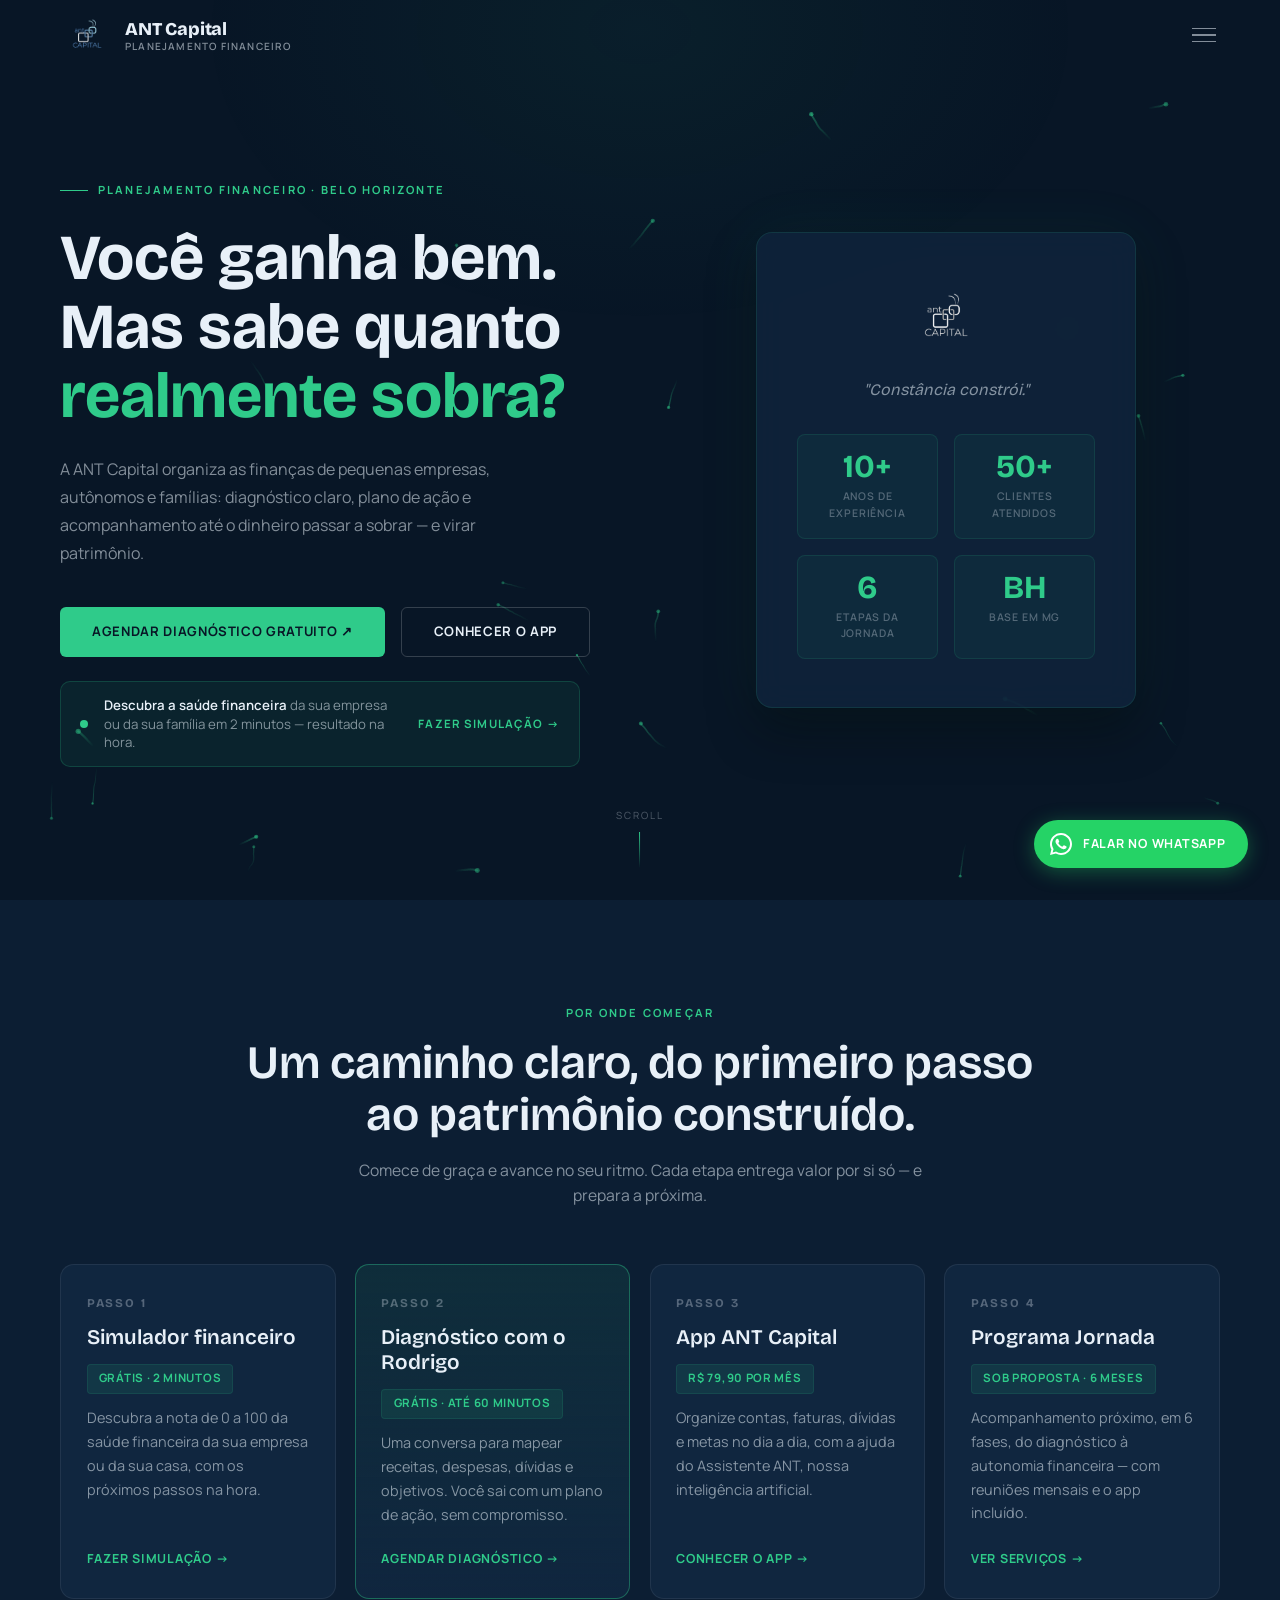
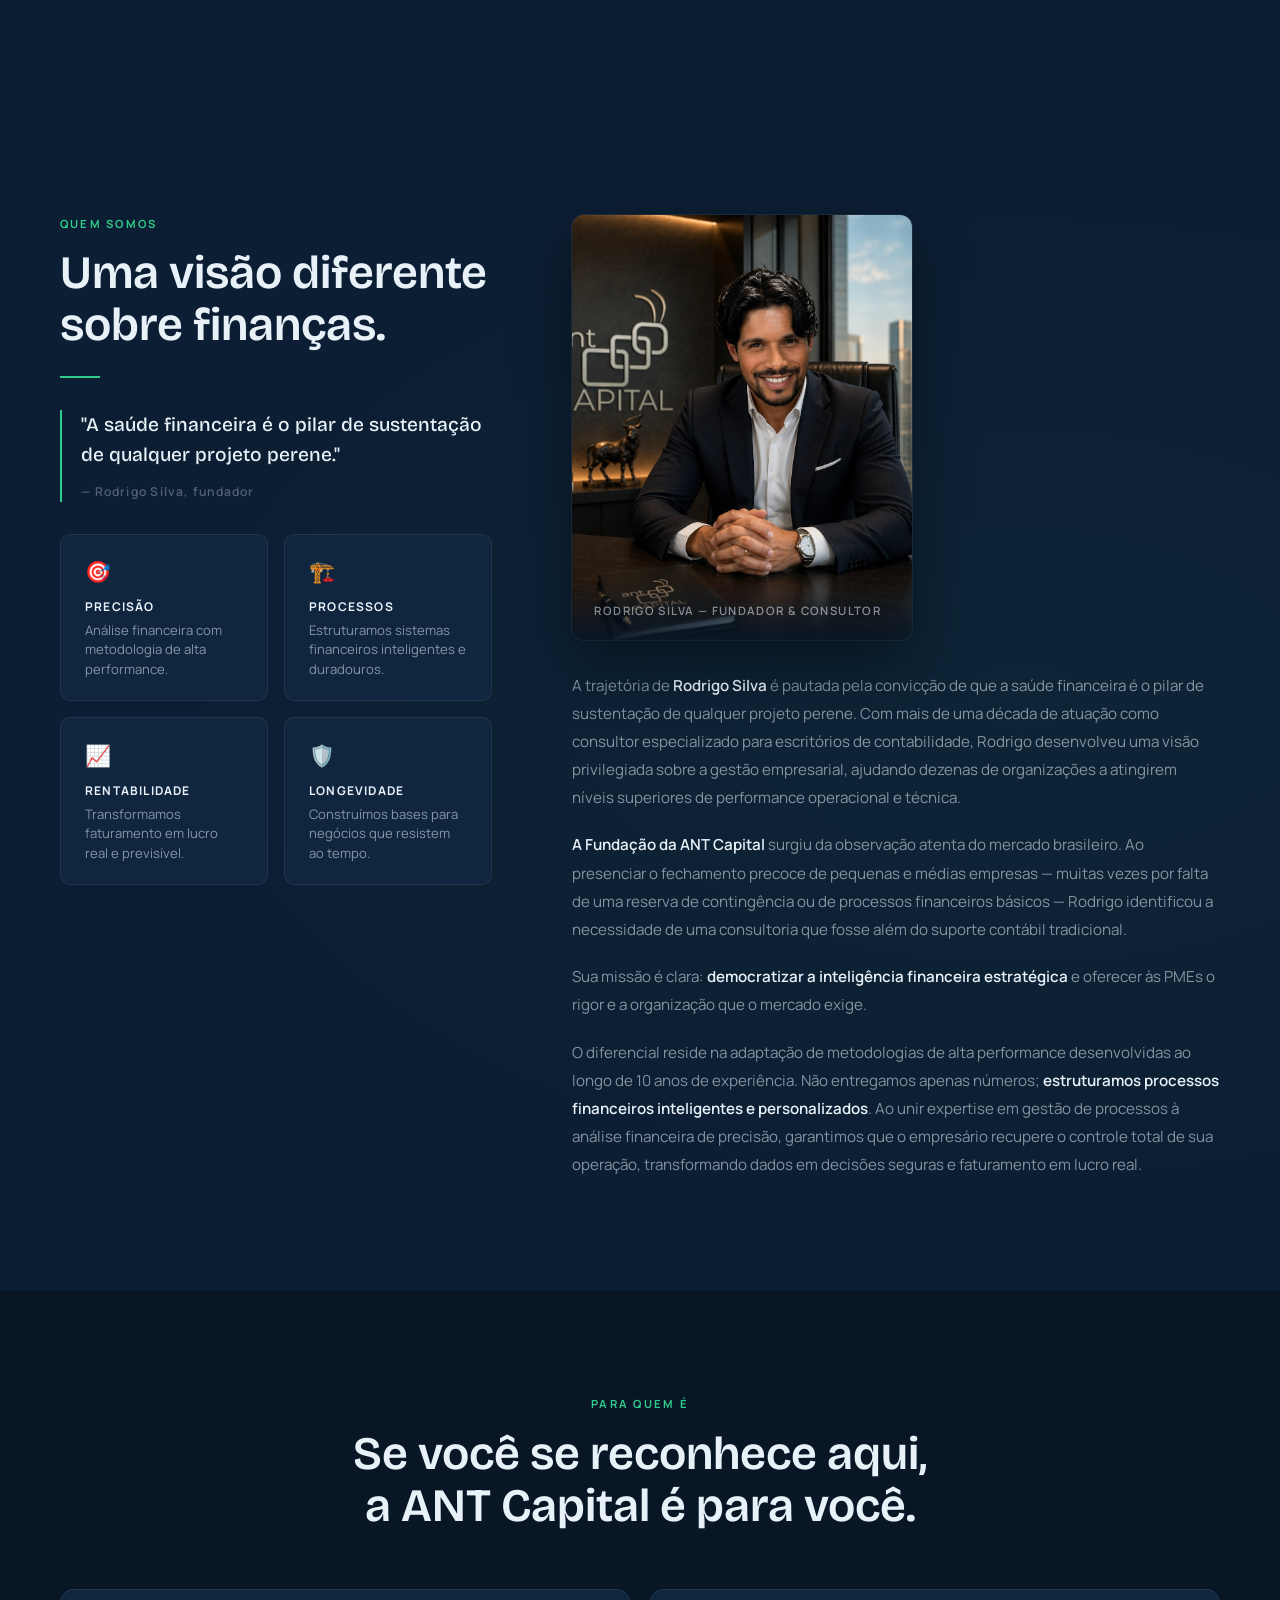
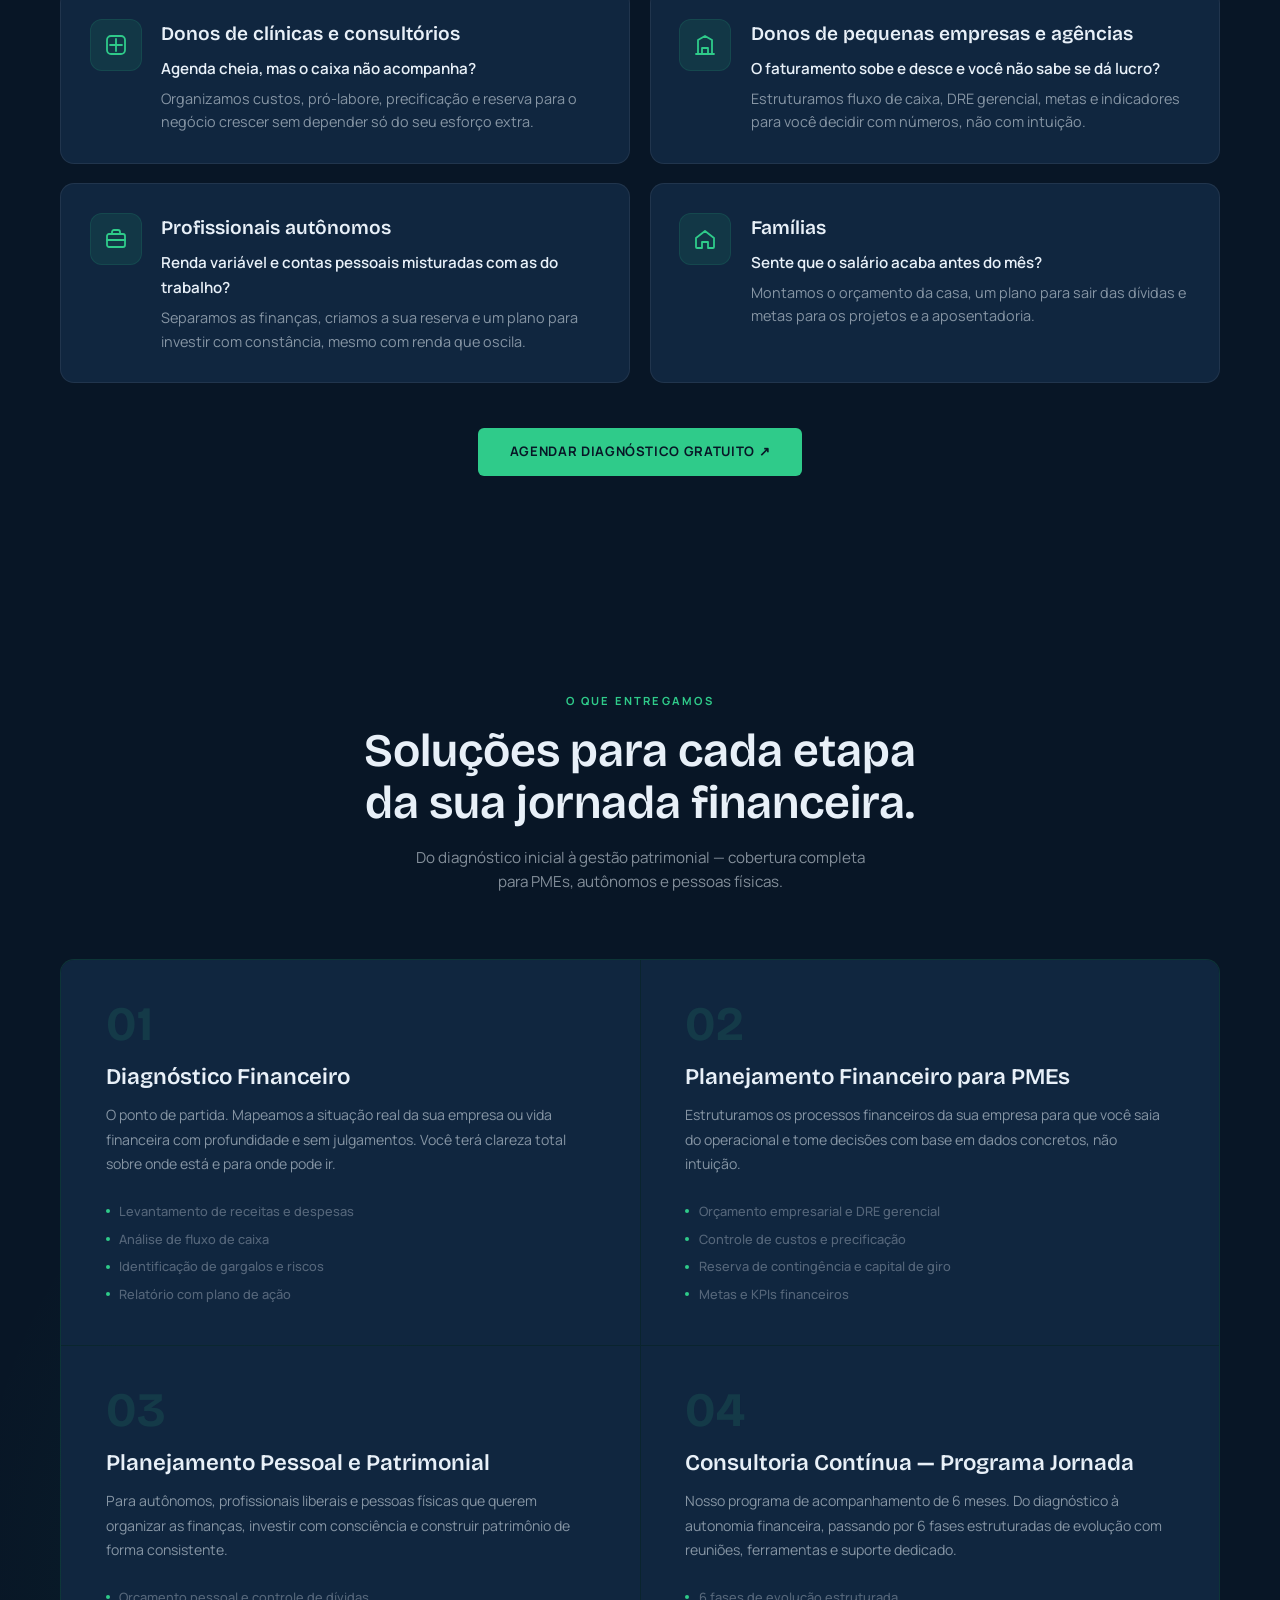
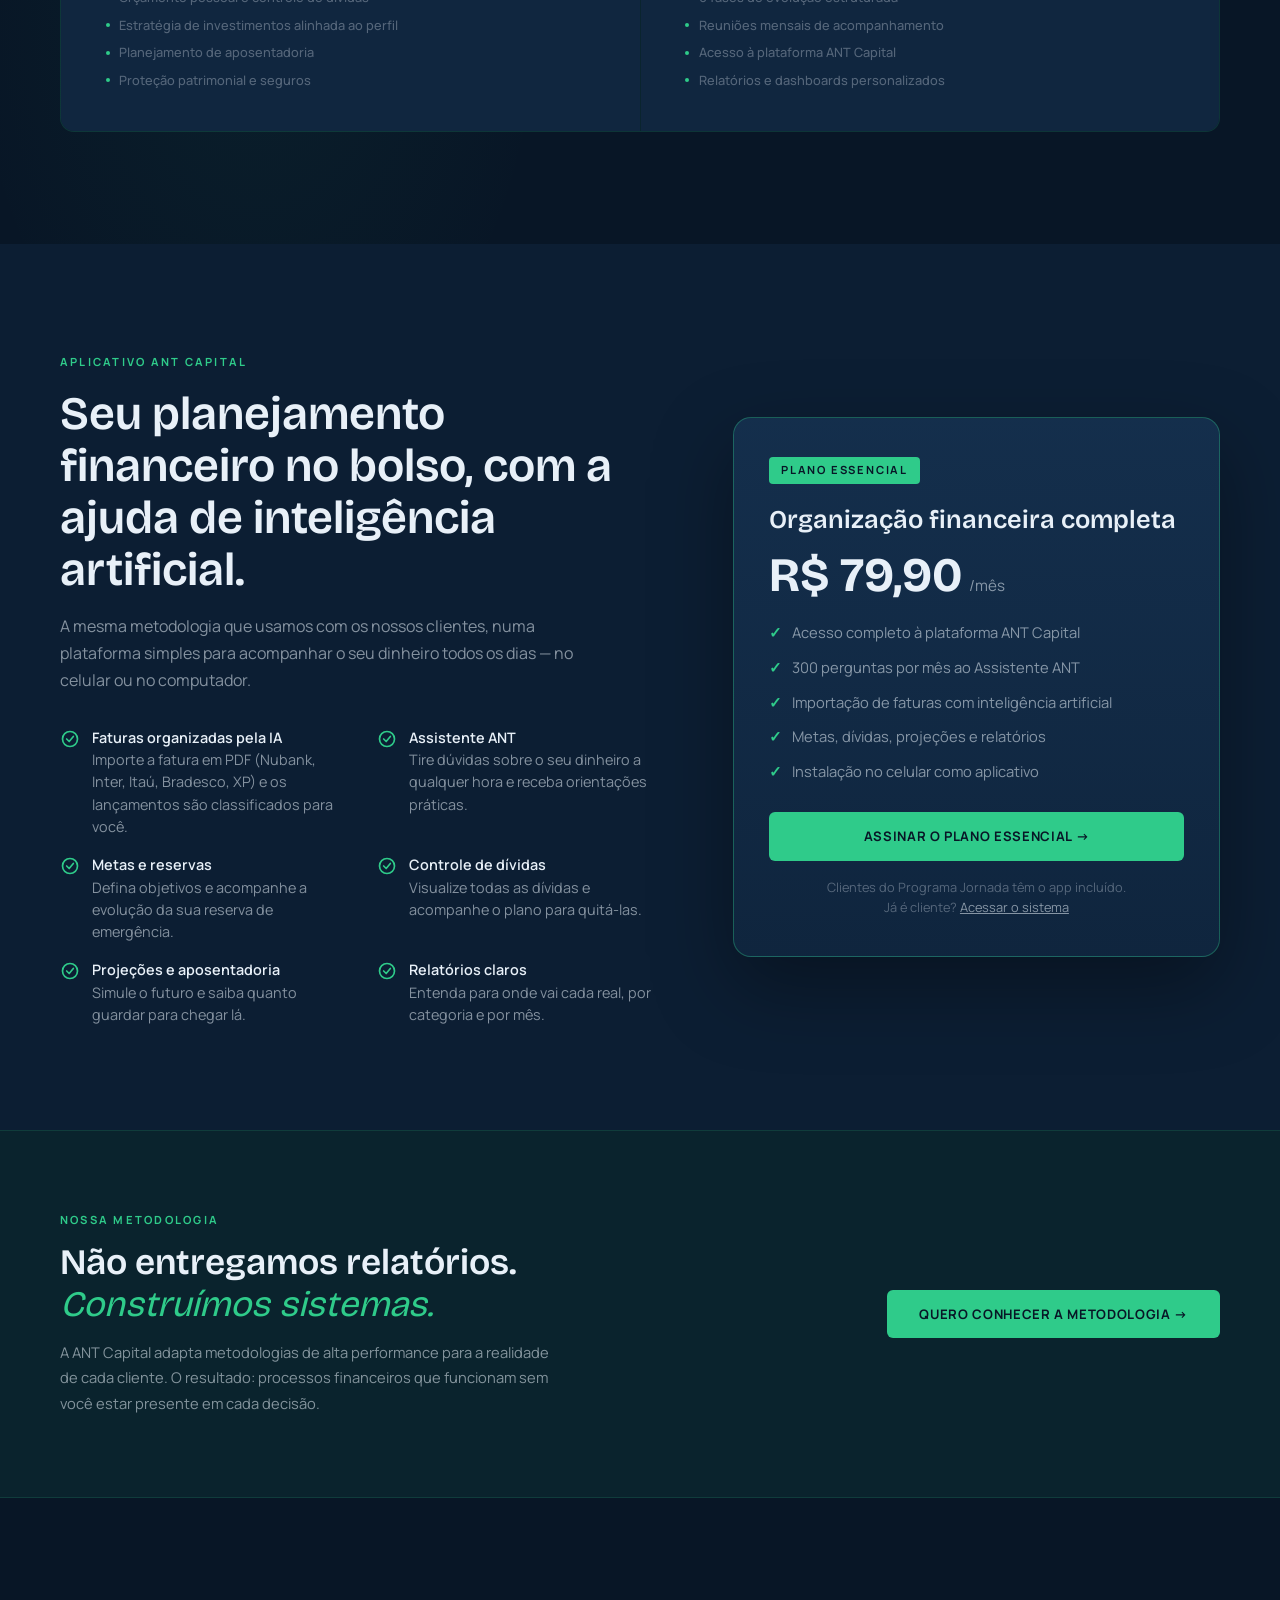
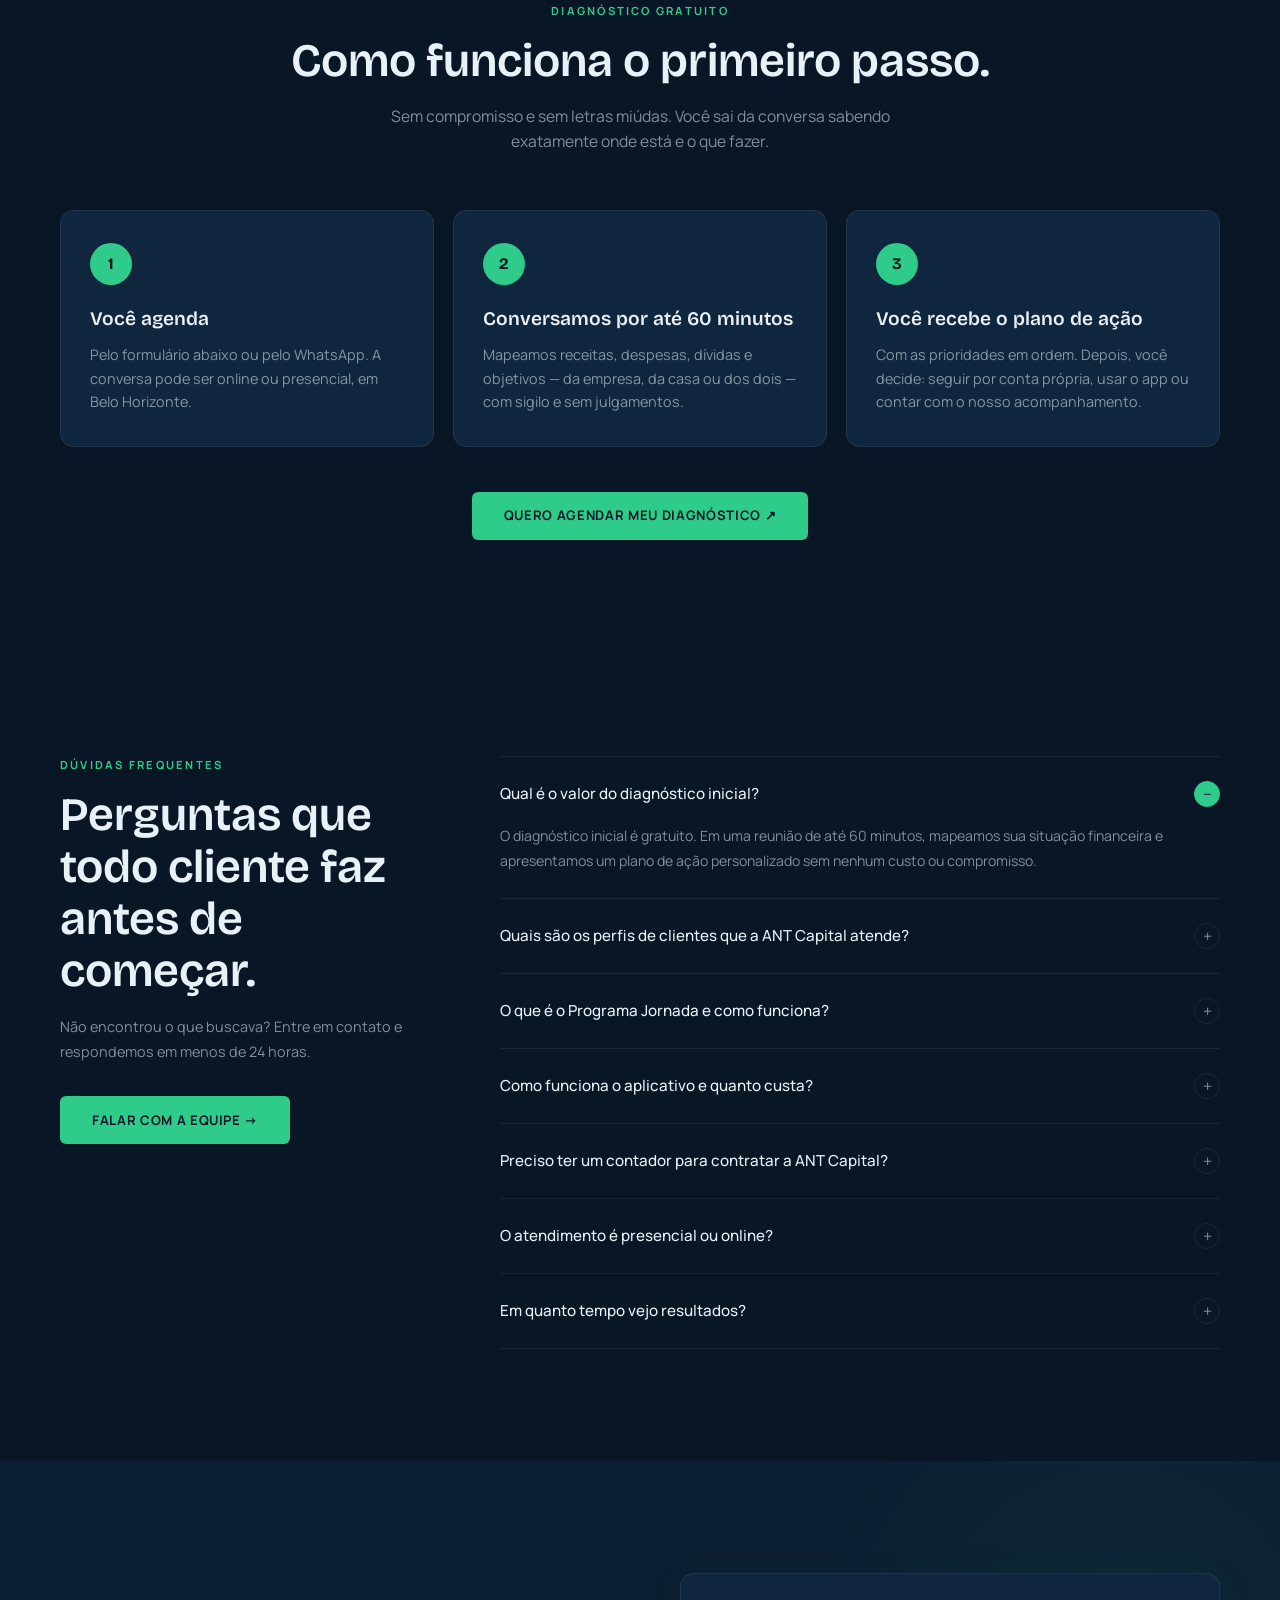
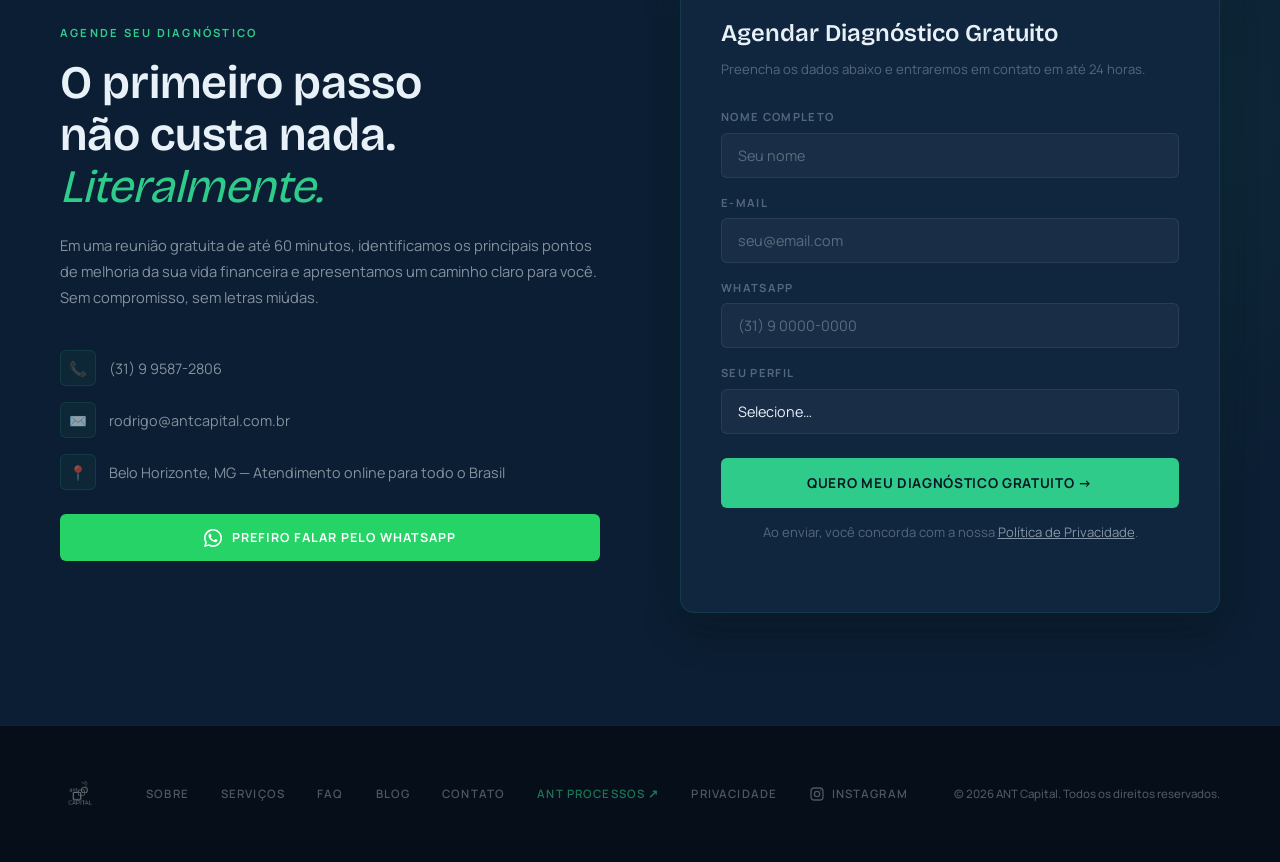
<file: index.html>
<!DOCTYPE html>
<html lang="pt-BR">
<head>
  <meta charset="UTF-8" />
  <meta name="viewport" content="width=device-width, initial-scale=1.0" />
  <title>ANT Capital — Planejamento Financeiro para PMEs e Autônomos em BH</title>
  <meta name="description" content="A ANT Capital oferece planejamento financeiro estratégico para pequenas empresas, autônomos e pessoas físicas em Belo Horizonte. Agende um diagnóstico gratuito." />
  <meta name="keywords" content="planejamento financeiro BH, consultoria financeira Belo Horizonte, consultoria financeira PME, planejamento financeiro autônomo, gestão financeira empresarial, consultoria financeira MG" />
  <meta name="author" content="Rodrigo Silva — ANT Capital" />
  <meta name="robots" content="index, follow" />
  <link rel="canonical" href="https://www.antcapital.com.br/" />

  <!-- Open Graph -->
  <meta property="og:type" content="website" />
  <meta property="og:url" content="https://www.antcapital.com.br/" />
  <meta property="og:title" content="ANT Capital — Planejamento Financeiro Estratégico" />
  <meta property="og:description" content="Transforme dados em decisões que constroem riqueza. Consultoria financeira para PMEs, autônomos e pessoas físicas em BH. Diagnóstico gratuito." />
  <meta property="og:image" content="https://www.antcapital.com.br/rodrigo-silva.png" />
  <meta property="og:locale" content="pt_BR" />
  <meta property="og:site_name" content="ANT Capital" />

  <!-- Twitter Card -->
  <meta name="twitter:card" content="summary_large_image" />
  <meta name="twitter:title" content="ANT Capital — Planejamento Financeiro Estratégico" />
  <meta name="twitter:description" content="Consultoria financeira para PMEs, autônomos e pessoas físicas em BH. Diagnóstico gratuito." />
  <meta name="twitter:image" content="https://www.antcapital.com.br/rodrigo-silva.png" />

  <!-- Favicon -->
  <link rel="icon" type="image/png" href="[data-uri]">
  <link rel="apple-touch-icon" href="LOGO_AZUL_TRANSPARENTE.png" />

  <!-- Schema Markup -->
  <script type="application/ld+json">
  {
    "@context": "https://schema.org",
    "@graph": [
      {
        "@type": "FinancialService",
        "@id": "https://www.antcapital.com.br/#business",
        "name": "ANT Capital",
        "description": "Consultoria de planejamento financeiro estratégico para PMEs, autônomos e pessoas físicas em Belo Horizonte, Minas Gerais.",
        "url": "https://www.antcapital.com.br",
        "logo": "https://www.antcapital.com.br/LOGO_AZUL_TRANSPARENTE.png",
        "image": "https://www.antcapital.com.br/rodrigo-silva.png",
        "telephone": "+55-31-99587-2806",
        "email": "rodrigo@antcapital.com.br",
        "founder": {
          "@type": "Person",
          "name": "Rodrigo Silva",
          "jobTitle": "Consultor Financeiro",
          "worksFor": { "@id": "https://www.antcapital.com.br/#business" }
        },
        "address": {
          "@type": "PostalAddress",
          "addressLocality": "Belo Horizonte",
          "addressRegion": "MG",
          "addressCountry": "BR"
        },
        "areaServed": { "@type": "Country", "name": "Brasil" },
        "serviceType": [
          "Planejamento Financeiro",
          "Consultoria Financeira para PMEs",
          "Planejamento Patrimonial",
          "Diagnóstico Financeiro Empresarial"
        ],
        "priceRange": "$$",
        "openingHours": "Mo-Fr 08:00-18:00",
        "sameAs": ["https://www.instagram.com/antconsultoria/", "https://wa.me/5531995872806"]
      },
      {
        "@type": "WebSite",
        "@id": "https://www.antcapital.com.br/#website",
        "url": "https://www.antcapital.com.br",
        "name": "ANT Capital",
        "description": "Planejamento financeiro estratégico para PMEs e autônomos",
        "inLanguage": "pt-BR"
      }
    ]
  }
  </script>

  <link rel="preconnect" href="https://fonts.googleapis.com" />
  <link rel="preconnect" href="https://fonts.gstatic.com" crossorigin />
  <link href="https://fonts.googleapis.com/css2?family=Bricolage+Grotesque:opsz,wght@12..96,300;12..96,400;12..96,500;12..96,600;12..96,700&family=Manrope:wght@300;400;500;600&display=swap" rel="stylesheet" />

  <style>
    :root {
      --bg:       #081626;
      --bg2:      #0C1E33;
      --surface:  #10263F;
      --surface2: #15304E;
      --border:   rgba(47,203,138,0.12);
      --border2:  rgba(255,255,255,0.07);
      --green:    #2FCB8A;
      --green-hi: #6FF0B6;
      --gold:     #F3BC4E;
      --text:     #E8F0F8;
      --text2:    rgba(232,240,248,0.55);
      --text3:    rgba(232,240,248,0.32);
      --white:    #FFFFFF;
      --ff-display: 'Bricolage Grotesque', sans-serif;
      --ff-body:    'Manrope', sans-serif;
      --ease: cubic-bezier(0.25, 0.46, 0.45, 0.94);
    }
    *, *::before, *::after { box-sizing: border-box; margin: 0; padding: 0; }
    html { scroll-behavior: smooth; }
    body {
      font-family: var(--ff-body);
      color: var(--text);
      background: var(--bg);
      line-height: 1.6;
      overflow-x: hidden;
    }
    img { max-width: 100%; display: block; }
    a { text-decoration: none; color: inherit; }
    ul { list-style: none; }

    /* Canvas formigas */
    #ants {
      position: fixed;
      inset: 0;
      z-index: 0;
      pointer-events: none;
    }
    .glow {
      position: fixed;
      top: -30%;
      left: 50%;
      transform: translateX(-50%);
      width: 900px;
      height: 600px;
      background: radial-gradient(ellipse at center, rgba(47,203,138,0.05) 0%, transparent 70%);
      pointer-events: none;
      z-index: 0;
    }

    /* Utilities */
    .container {
      width: min(1160px, 92%);
      margin-inline: auto;
      position: relative;
      z-index: 2;
    }
    .label-eyebrow {
      font-family: var(--ff-body);
      font-size: 0.7rem;
      font-weight: 700;
      letter-spacing: 0.2em;
      text-transform: uppercase;
      color: var(--green);
    }
    .section-title {
      font-family: var(--ff-display);
      font-size: clamp(1.9rem, 3.8vw, 2.9rem);
      font-weight: 600;
      line-height: 1.12;
      color: var(--text);
    }
    .btn {
      display: inline-flex;
      align-items: center;
      gap: 0.5rem;
      padding: 0.85rem 2rem;
      border-radius: 6px;
      font-family: var(--ff-body);
      font-size: 0.82rem;
      font-weight: 700;
      letter-spacing: 0.05em;
      text-transform: uppercase;
      cursor: pointer;
      border: none;
      transition: all 0.3s var(--ease);
    }
    .btn-primary {
      background: var(--green);
      color: #081626;
    }
    .btn-primary:hover {
      background: var(--green-hi);
      transform: translateY(-2px);
      box-shadow: 0 8px 28px rgba(47,203,138,0.35);
    }
    .btn-outline {
      background: transparent;
      color: var(--text);
      border: 1px solid rgba(255,255,255,0.18);
    }
    .btn-outline:hover {
      border-color: var(--green);
      color: var(--green);
      background: rgba(47,203,138,0.06);
    }

    /* Reveal */
    .reveal {
      opacity: 0;
      transform: translateY(24px);
      transition: opacity 0.7s var(--ease), transform 0.7s var(--ease);
    }
    .reveal.visible { opacity: 1; transform: translateY(0); }
    .reveal-delay-1 { transition-delay: 0.1s; }
    .reveal-delay-2 { transition-delay: 0.2s; }
    .reveal-delay-3 { transition-delay: 0.3s; }

    /* NAV */
    .nav {
      position: fixed;
      top: 0; left: 0; right: 0;
      z-index: 100;
      transition: background 0.4s var(--ease), box-shadow 0.4s var(--ease);
    }
    .nav.scrolled {
      background: rgba(8,22,38,0.95);
      backdrop-filter: blur(14px);
      box-shadow: 0 1px 0 rgba(47,203,138,0.08);
    }
    .nav-inner {
      display: flex;
      align-items: center;
      justify-content: space-between;
      height: 70px;
    }
    .nav-logo { display: flex; align-items: center; gap: 11px; text-decoration: none; }
    .nav-logo img { height: 54px; width: auto; }
    .nav-logo-mark { width: 54px; height: 54px; border-radius: 0; background: none; display: grid; place-items: center; flex-shrink: 0; }
    .nav-logo-text { white-space: nowrap; font-family: var(--ff-display); font-weight: 800; font-size: 18px; letter-spacing: -.01em; color: var(--text); line-height: 1; }
    .nav-logo-text small { display: block; font-family: var(--ff-body); font-weight: 600; font-size: 10px; letter-spacing: .12em; text-transform: uppercase; color: var(--text2); margin-top: 3px; }
    .nav-links { display: flex; align-items: center; gap: 1.3rem; }
    .nav-links a {
      font-family: var(--ff-body);
      font-size: 0.78rem;
      font-weight: 500;
      letter-spacing: 0.1em;
      text-transform: uppercase;
      color: var(--text2);
      transition: color 0.2s;
    }
    .nav-links a:hover { color: var(--text); }
    .nav-links a.nav-processos {
      color: var(--green);
      border: 1px solid rgba(47,203,138,0.3);
      padding: 0.3rem 0.9rem;
      border-radius: 4px;
      transition: all 0.2s;
    }
    .nav-links a.nav-processos:hover {
      background: rgba(47,203,138,0.1);
      border-color: var(--green);
    }
    .nav-cta { display: flex; align-items: center; gap: 1rem; }
    .nav-cta .btn { white-space: nowrap; }
    .nav-links a { white-space: nowrap; }
    @media (max-width: 1280px) {
      .nav-links, .nav-cta { display: none !important; }
      .hamburger { display: flex !important; }
    }
    .hamburger {
      display: none;
      flex-direction: column;
      gap: 5px;
      cursor: pointer;
      padding: 4px;
    }
    .hamburger span {
      display: block;
      width: 24px;
      height: 1.5px;
      background: var(--text2);
      transition: all 0.3s var(--ease);
    }
    .mobile-menu {
      display: none;
      position: fixed;
      inset: 0;
      background: var(--bg);
      z-index: 99;
      flex-direction: column;
      align-items: center;
      justify-content: center;
      gap: 1.4rem;
    }
    .mobile-menu.open { display: flex; }
    .mobile-menu a {
      font-family: var(--ff-display);
      font-size: 2rem;
      color: var(--text);
      font-weight: 500;
    }
    .mobile-menu a.btn {
      font-family: var(--ff-body);
      font-size: 0.85rem;
      font-weight: 700;
      color: inherit;
    }
    .mobile-menu a.btn-primary { color: #081626; }
    .mobile-menu a.mob-processos {
      font-size: 1.1rem;
      color: var(--green);
      font-family: var(--ff-body);
      letter-spacing: 0.1em;
      text-transform: uppercase;
      font-weight: 700;
    }

    /* HERO */
    .hero {
      min-height: 100vh;
      display: flex;
      align-items: center;
      position: relative;
      overflow: hidden;
    }
    .hero-inner {
      position: relative;
      z-index: 2;
      display: grid;
      grid-template-columns: 1fr 1fr;
      gap: 4rem;
      align-items: center;
      padding-block: 120px 80px;
    }
    .hero-eyebrow {
      display: inline-flex;
      align-items: center;
      gap: 0.6rem;
      margin-bottom: 1.5rem;
    }
    .hero-eyebrow-line {
      width: 28px;
      height: 1px;
      background: var(--green);
    }
    .hero-heading {
      font-family: var(--ff-display);
      font-size: clamp(2.5rem, 5vw, 4rem);
      font-weight: 700;
      line-height: 1.08;
      color: var(--text);
      margin-bottom: 1.5rem;
    }
    .hero-heading em {
      font-style: normal;
      color: var(--green);
    }
    .hero-sub {
      font-size: 1rem;
      font-weight: 400;
      color: var(--text2);
      max-width: 44ch;
      margin-bottom: 2.5rem;
      line-height: 1.75;
    }
    .hero-actions {
      display: flex;
      gap: 1rem;
      flex-wrap: wrap;
      margin-bottom: 1.5rem;
    }
    .sim-banner {
      display: flex;
      align-items: center;
      gap: 1rem;
      background: rgba(47,203,138,0.07);
      border: 1px solid rgba(47,203,138,0.2);
      border-radius: 10px;
      padding: 0.9rem 1.2rem;
      max-width: 520px;
    }
    .sim-banner-pulse {
      width: 8px; height: 8px;
      border-radius: 50%;
      background: var(--green);
      flex-shrink: 0;
      animation: sim-blink 2s ease-in-out infinite;
    }
    @keyframes sim-blink {
      0%, 100% { opacity: 1; } 50% { opacity: 0.3; }
    }
    .sim-banner-text {
      font-size: 0.83rem;
      color: var(--text2);
      line-height: 1.4;
      flex: 1;
    }
    .sim-banner-text strong { color: var(--text); font-weight: 600; }
    .sim-banner-link {
      font-size: 0.72rem;
      font-weight: 700;
      letter-spacing: 0.1em;
      text-transform: uppercase;
      color: var(--green);
      white-space: nowrap;
      flex-shrink: 0;
      transition: color 0.2s;
    }
    .sim-banner-link:hover { color: var(--green-hi); }
    .hero-right { display: flex; justify-content: center; align-items: center; }
    .hero-glass {
      background: rgba(16,38,63,0.75);
      border: 1px solid var(--border);
      border-radius: 16px;
      padding: 3rem 2.5rem;
      backdrop-filter: blur(16px);
      text-align: center;
      max-width: 380px;
      width: 100%;
      box-shadow: 0 0 60px rgba(47,203,138,0.06), 0 24px 48px rgba(0,0,0,0.35);
    }
    .hero-glass img { height: 72px; width: auto; margin: 0 auto 1.5rem; filter: brightness(1.3); }
    .hero-glass-tagline {
      font-family: var(--ff-display);
      font-size: 1rem;
      font-style: italic;
      color: var(--text2);
      line-height: 1.6;
      margin-bottom: 2rem;
      font-weight: 400;
    }
    .hero-stats { display: grid; grid-template-columns: 1fr 1fr; gap: 1rem; }
    .hero-stat {
      text-align: center;
      padding: 1rem;
      background: rgba(47,203,138,0.05);
      border: 1px solid rgba(47,203,138,0.12);
      border-radius: 8px;
    }
    .hero-stat-number {
      font-family: var(--ff-display);
      font-size: 2rem;
      font-weight: 700;
      color: var(--green);
      line-height: 1;
      margin-bottom: 0.3rem;
    }
    .hero-stat-label {
      font-size: 0.66rem;
      letter-spacing: 0.08em;
      text-transform: uppercase;
      color: var(--text3);
      font-weight: 600;
    }
    .hero-scroll {
      position: absolute;
      bottom: 2rem;
      left: 50%;
      transform: translateX(-50%);
      display: flex;
      flex-direction: column;
      align-items: center;
      gap: 0.5rem;
      color: var(--text3);
      font-size: 0.62rem;
      letter-spacing: 0.2em;
      text-transform: uppercase;
      z-index: 2;
    }
    .hero-scroll-line {
      width: 1px;
      height: 36px;
      background: linear-gradient(to bottom, var(--green), transparent);
      animation: scrollPulse 2s ease-in-out infinite;
    }
    @keyframes scrollPulse {
      0%, 100% { opacity: 0.4; } 50% { opacity: 1; }
    }

    /* SOBRE */
    .sobre {
      padding-block: 7rem;
      background: var(--bg2);
      position: relative;
    }
    .sobre::before {
      content: '';
      position: absolute;
      inset: 0;
      background: radial-gradient(ellipse at 80% 50%, rgba(47,203,138,0.04) 0%, transparent 60%);
      pointer-events: none;
    }
    .sobre-inner {
      display: grid;
      grid-template-columns: 1fr 1.5fr;
      gap: 5rem;
      align-items: start;
    }
    .sobre-label { margin-bottom: 1rem; display: block; }
    .sobre-title { margin-bottom: 1.5rem; }
    .sobre-accent-line {
      width: 40px;
      height: 2px;
      background: var(--green);
      margin-bottom: 2rem;
    }
    .sobre-quote {
      font-family: var(--ff-display);
      font-size: 1.2rem;
      font-weight: 500;
      color: var(--text);
      line-height: 1.55;
      padding-left: 1.2rem;
      border-left: 2px solid var(--green);
    }
    .sobre-quote-author {
      display: block;
      font-size: 0.76rem;
      font-style: normal;
      font-family: var(--ff-body);
      letter-spacing: 0.1em;
      color: var(--text3);
      margin-top: 0.8rem;
      font-weight: 600;
    }
    .sobre-pilares {
      display: grid;
      grid-template-columns: 1fr 1fr;
      gap: 1rem;
      margin-top: 2rem;
    }
    .sobre-pilar {
      background: var(--surface);
      border: 1px solid var(--border2);
      border-radius: 10px;
      padding: 1.3rem 1.5rem;
      transition: border-color 0.3s, background 0.3s;
    }
    .sobre-pilar:hover {
      border-color: rgba(47,203,138,0.25);
      background: rgba(47,203,138,0.04);
    }
    .sobre-pilar-icon { font-size: 1.3rem; margin-bottom: 0.5rem; }
    .sobre-pilar-title {
      font-size: 0.75rem;
      font-weight: 700;
      letter-spacing: 0.1em;
      text-transform: uppercase;
      color: var(--text);
      margin-bottom: 0.3rem;
    }
    .sobre-pilar-text { font-size: 0.82rem; color: var(--text2); line-height: 1.5; }
    .sobre-photo-wrap {
      position: relative;
      border-radius: 12px;
      overflow: hidden;
      aspect-ratio: 4/5;
      max-width: 340px;
      margin-bottom: 2rem;
      box-shadow: 0 24px 60px rgba(0,0,0,0.4), 0 0 0 1px var(--border2);
    }
    .sobre-photo-wrap img {
      width: 100%;
      height: 100%;
      object-fit: cover;
      object-position: center top;
    }
    .sobre-photo-caption {
      position: absolute;
      bottom: 0; left: 0; right: 0;
      padding: 1.2rem 1.4rem;
      background: linear-gradient(to top, rgba(8,22,38,0.95), transparent);
      color: var(--text2);
      font-size: 0.72rem;
      letter-spacing: 0.12em;
      text-transform: uppercase;
      font-weight: 600;
    }
    .sobre-right p {
      font-size: 0.95rem;
      color: var(--text2);
      line-height: 1.85;
      margin-bottom: 1.2rem;
    }
    .sobre-right p:last-child { margin-bottom: 0; }
    .sobre-right strong { color: var(--text); font-weight: 600; }

    /* SERVIÇOS */
    .servicos {
      padding-block: 7rem;
      background: var(--bg);
      position: relative;
    }
    .servicos::before {
      content: '';
      position: absolute;
      bottom: -20%;
      left: -5%;
      width: 50%;
      height: 80%;
      background: radial-gradient(ellipse, rgba(47,203,138,0.05) 0%, transparent 65%);
      pointer-events: none;
    }
    .servicos-header { text-align: center; margin-bottom: 4rem; }
    .servicos-header .label-eyebrow { margin-bottom: 1rem; display: block; }
    .servicos-header p { font-size: 0.95rem; color: var(--text2); max-width: 50ch; margin: 1rem auto 0; }
    .servicos-grid {
      display: grid;
      grid-template-columns: repeat(2, 1fr);
      gap: 1px;
      background: rgba(47,203,138,0.08);
      border: 1px solid rgba(47,203,138,0.1);
      border-radius: 14px;
      overflow: hidden;
    }
    .servico-card {
      background: var(--surface);
      padding: 2.5rem 2.8rem;
      transition: background 0.3s var(--ease);
    }
    .servico-card:hover { background: rgba(47,203,138,0.05); }
    .servico-number {
      font-family: var(--ff-display);
      font-size: 3rem;
      font-weight: 700;
      color: rgba(47,203,138,0.12);
      line-height: 1;
      margin-bottom: 1rem;
      transition: color 0.3s;
    }
    .servico-card:hover .servico-number { color: rgba(47,203,138,0.35); }
    .servico-title {
      font-family: var(--ff-display);
      font-size: 1.4rem;
      font-weight: 600;
      color: var(--text);
      margin-bottom: 0.8rem;
      line-height: 1.2;
    }
    .servico-desc { font-size: 0.88rem; color: var(--text2); line-height: 1.75; margin-bottom: 1.5rem; }
    .servico-itens { display: flex; flex-direction: column; gap: 0.45rem; }
    .servico-item {
      display: flex;
      align-items: center;
      gap: 0.6rem;
      font-size: 0.8rem;
      color: var(--text3);
      font-weight: 500;
    }
    .servico-item::before {
      content: '';
      width: 4px;
      height: 4px;
      border-radius: 50%;
      background: var(--green);
      flex-shrink: 0;
    }

    /* ANT PROCESSOS */
    .processos-band {
      padding-block: 5rem;
      background: var(--surface);
      position: relative;
      overflow: hidden;
      border-top: 1px solid var(--border2);
      border-bottom: 1px solid var(--border2);
    }
    .processos-band::before {
      content: '';
      position: absolute;
      top: 0; right: 0;
      width: 50%; height: 100%;
      background: radial-gradient(ellipse at right, rgba(47,203,138,0.06) 0%, transparent 65%);
      pointer-events: none;
    }
    .processos-inner {
      position: relative;
      z-index: 2;
      display: grid;
      grid-template-columns: 1fr auto;
      gap: 3rem;
      align-items: center;
    }
    .processos-tag {
      display: inline-flex;
      align-items: center;
      gap: 0.5rem;
      font-size: 0.68rem;
      font-weight: 700;
      letter-spacing: 0.16em;
      text-transform: uppercase;
      color: var(--green);
      margin-bottom: 1rem;
    }
    .processos-tag-dot {
      width: 6px; height: 6px;
      border-radius: 50%;
      background: var(--green);
      animation: blink 2s ease-in-out infinite;
    }
    @keyframes blink {
      0%, 100% { opacity: 1; } 50% { opacity: 0.3; }
    }
    .processos-heading {
      font-family: var(--ff-display);
      font-size: clamp(1.7rem, 2.8vw, 2.4rem);
      font-weight: 600;
      color: var(--text);
      line-height: 1.18;
      margin-bottom: 0.8rem;
    }
    .processos-heading em {
      font-style: italic;
      color: var(--text2);
      font-weight: 400;
    }
    .processos-sub { font-size: 0.92rem; color: var(--text2); max-width: 55ch; line-height: 1.75; }
    .processos-pills { display: flex; flex-wrap: wrap; gap: 0.5rem; margin-top: 1.2rem; }
    .processos-pill {
      font-size: 0.68rem;
      font-weight: 600;
      letter-spacing: 0.08em;
      text-transform: uppercase;
      color: var(--text3);
      border: 1px solid var(--border2);
      border-radius: 20px;
      padding: 0.25rem 0.8rem;
    }
    .processos-action { flex-shrink: 0; }
    .btn-processos {
      display: inline-flex;
      align-items: center;
      gap: 0.5rem;
      background: var(--green);
      color: #081626;
      border-radius: 6px;
      padding: 1rem 2rem;
      font-size: 0.8rem;
      font-weight: 700;
      letter-spacing: 0.08em;
      text-transform: uppercase;
      white-space: nowrap;
      transition: all 0.3s var(--ease);
    }
    .btn-processos:hover {
      background: var(--green-hi);
      transform: translateY(-2px);
      box-shadow: 0 8px 28px rgba(47,203,138,0.35);
    }

    /* METODOLOGIA */
    .metodologia {
      padding-block: 5rem;
      background: rgba(47,203,138,0.07);
      border-top: 1px solid rgba(47,203,138,0.15);
      border-bottom: 1px solid rgba(47,203,138,0.15);
    }
    .metodologia-inner {
      display: grid;
      grid-template-columns: 1fr auto;
      gap: 3rem;
      align-items: center;
    }
    .metodologia-text .label-eyebrow { display: block; margin-bottom: 0.8rem; }
    .metodologia-heading {
      font-family: var(--ff-display);
      font-size: clamp(1.7rem, 2.8vw, 2.4rem);
      font-weight: 600;
      color: var(--text);
      margin-top: 0.3rem;
      line-height: 1.18;
    }
    .metodologia-heading em { font-style: italic; color: var(--green); font-weight: 400; }
    .metodologia-sub { font-size: 0.92rem; color: var(--text2); margin-top: 0.8rem; max-width: 55ch; line-height: 1.75; }

    /* DEPOIMENTOS */
    .depoimentos {
      padding-block: 7rem;
      background: var(--bg2);
    }
    .depoimentos-header { text-align: center; margin-bottom: 4rem; }
    .depoimentos-grid {
      display: grid;
      grid-template-columns: repeat(3, 1fr);
      gap: 1.5rem;
    }
    .depoimento-card {
      background: var(--surface);
      border: 1px solid var(--border2);
      border-radius: 12px;
      padding: 2rem;
      transition: border-color 0.3s, box-shadow 0.3s, transform 0.3s;
    }
    .depoimento-card:hover {
      border-color: rgba(47,203,138,0.2);
      box-shadow: 0 12px 40px rgba(0,0,0,0.2);
      transform: translateY(-3px);
    }
    .depoimento-stars { display: flex; gap: 3px; margin-bottom: 1rem; color: var(--gold); font-size: 0.9rem; }
    .depoimento-text {
      font-family: var(--ff-display);
      font-size: 1rem;
      font-style: italic;
      color: var(--text2);
      line-height: 1.7;
      margin-bottom: 1.5rem;
    }
    .depoimento-author { display: flex; align-items: center; gap: 0.8rem; }
    .depoimento-avatar {
      width: 40px;
      height: 40px;
      border-radius: 50%;
      background: rgba(47,203,138,0.1);
      border: 1px solid rgba(47,203,138,0.3);
      display: flex;
      align-items: center;
      justify-content: center;
      font-family: var(--ff-display);
      font-size: 0.9rem;
      color: var(--green);
      font-weight: 700;
      flex-shrink: 0;
    }
    .depoimento-name { font-size: 0.82rem; font-weight: 700; color: var(--text); }
    .depoimento-role { font-size: 0.74rem; color: var(--text3); }

    /* FAQ */
    .faq { padding-block: 7rem; background: var(--bg); }
    .faq-inner { display: grid; grid-template-columns: 1fr 2fr; gap: 5rem; align-items: start; }
    .faq-left .label-eyebrow { display: block; margin-bottom: 1rem; }
    .faq-left .section-title { margin-bottom: 1rem; }
    .faq-left p { font-size: 0.9rem; color: var(--text2); line-height: 1.75; margin-bottom: 2rem; }
    .faq-list { display: flex; flex-direction: column; }
    .faq-item { border-top: 1px solid var(--border2); padding-block: 1.5rem; }
    .faq-item:last-child { border-bottom: 1px solid var(--border2); }
    .faq-question {
      display: flex;
      justify-content: space-between;
      align-items: center;
      cursor: pointer;
      gap: 1rem;
    }
    .faq-q-text { font-size: 0.95rem; font-weight: 500; color: var(--text); }
    .faq-icon {
      width: 26px;
      height: 26px;
      border: 1px solid var(--border2);
      border-radius: 50%;
      display: flex;
      align-items: center;
      justify-content: center;
      flex-shrink: 0;
      transition: background 0.25s, border-color 0.25s;
      color: var(--text2);
      font-size: 1rem;
      line-height: 1;
    }
    .faq-item.open .faq-icon { background: var(--green); border-color: var(--green); color: #081626; }
    .faq-answer { display: none; padding-top: 1rem; font-size: 0.88rem; color: var(--text2); line-height: 1.8; }
    .faq-item.open .faq-answer { display: block; }

    /* CONTATO */
    .contato { padding-block: 7rem; background: var(--bg2); position: relative; overflow: hidden; }
    .contato::before {
      content: '';
      position: absolute;
      top: -20%; right: -15%;
      width: 55%; height: 100%;
      background: radial-gradient(ellipse, rgba(47,203,138,0.07) 0%, transparent 65%);
      pointer-events: none;
    }
    .contato-inner {
      display: grid;
      grid-template-columns: 1fr 1fr;
      gap: 5rem;
      align-items: center;
      position: relative;
      z-index: 2;
    }
    .contato-left .label-eyebrow { display: block; margin-bottom: 1rem; }
    .contato-heading {
      font-family: var(--ff-display);
      font-size: clamp(1.9rem, 3.8vw, 2.9rem);
      font-weight: 600;
      color: var(--text);
      line-height: 1.12;
      margin-bottom: 1.2rem;
    }
    .contato-heading em { font-style: italic; color: var(--green); font-weight: 400; }
    .contato-sub { font-size: 0.92rem; color: var(--text2); line-height: 1.75; margin-bottom: 2.5rem; }
    .contato-info { display: flex; flex-direction: column; gap: 1rem; }
    .contato-info-item {
      display: flex;
      align-items: center;
      gap: 0.8rem;
      color: var(--text2);
      font-size: 0.9rem;
    }
    .contato-info-icon {
      width: 36px; height: 36px;
      border: 1px solid var(--border);
      border-radius: 6px;
      display: flex;
      align-items: center;
      justify-content: center;
      font-size: 0.9rem;
      flex-shrink: 0;
      background: rgba(47,203,138,0.05);
    }
    .form-box {
      background: var(--surface);
      border: 1px solid var(--border);
      border-radius: 14px;
      padding: 2.5rem;
      box-shadow: 0 0 40px rgba(47,203,138,0.04), 0 20px 40px rgba(0,0,0,0.2);
    }
    .form-box h3 {
      font-family: var(--ff-display);
      font-size: 1.5rem;
      font-weight: 600;
      color: var(--text);
      margin-bottom: 0.4rem;
    }
    #formContent > p {
      font-size: 0.82rem;
      color: var(--text3);
      margin-bottom: 1.8rem;
    }
    .form-row { display: flex; flex-direction: column; gap: 1rem; margin-bottom: 1rem; }
    .form-group { display: flex; flex-direction: column; gap: 0.4rem; }
    .form-group label {
      font-size: 0.7rem;
      font-weight: 700;
      letter-spacing: 0.12em;
      text-transform: uppercase;
      color: var(--text3);
    }
    .form-group input,
    .form-group select {
      background: rgba(255,255,255,0.04);
      border: 1px solid var(--border2);
      border-radius: 6px;
      padding: 0.75rem 1rem;
      color: var(--text);
      font-family: var(--ff-body);
      font-size: 0.9rem;
      outline: none;
      transition: border-color 0.2s, box-shadow 0.2s;
      appearance: none;
    }
    .form-group input::placeholder { color: var(--text3); }
    .form-group input:focus,
    .form-group select:focus {
      border-color: var(--green);
      box-shadow: 0 0 0 3px rgba(47,203,138,0.08);
    }
    .form-group select option { background: var(--surface); }
    .form-submit { width: 100%; justify-content: center; margin-top: 0.5rem; padding: 1rem; font-size: 0.85rem; }
    .form-success { display: none; text-align: center; padding: 2rem; color: var(--text); }
    .form-success .check { font-size: 3rem; margin-bottom: 1rem; }
    .form-success h4 { font-family: var(--ff-display); font-size: 1.4rem; font-weight: 600; margin-bottom: 0.5rem; }
    .form-success p { font-size: 0.88rem; color: var(--text2); }

    /* RODAPÉ */
    .rodape {
      background: rgba(0,0,0,0.35);
      border-top: 1px solid var(--border2);
      padding-block: 3rem;
    }
    .rodape-inner {
      display: flex;
      justify-content: space-between;
      align-items: center;
      flex-wrap: wrap;
      gap: 1.5rem;
    }
    .rodape-logo img { height: 40px; opacity: 0.7; filter: brightness(1.3); }
    .rodape-links { display: flex; gap: 2rem; }
    .rodape-links a {
      font-size: 0.72rem;
      font-weight: 600;
      letter-spacing: 0.1em;
      text-transform: uppercase;
      color: var(--text3);
      transition: color 0.2s;
    }
    .rodape-links a:hover { color: var(--text2); }
    .rodape-links a.rodape-processos { color: rgba(47,203,138,0.55); }
    .rodape-links a.rodape-processos:hover { color: var(--green); }
    .rodape-links a.rodape-ig { display: inline-flex; align-items: center; gap: 0.4rem; }
    .rodape-links { flex-wrap: wrap; }
    .form-legal { margin-top: 0.9rem; font-size: 0.75rem; color: var(--text3); text-align: center; }
    .form-legal a { color: var(--text2); text-decoration: underline; }
    .form-legal a:hover { color: var(--green); }
    .rodape-copy { font-size: 0.72rem; color: var(--text3); font-weight: 500; }

    /* WHATSAPP */
    .wa-float {
      position: fixed;
      bottom: 2rem;
      right: 2rem;
      z-index: 200;
      display: flex;
      align-items: center;
      gap: 0.7rem;
      background: #25D366;
      color: white;
      border-radius: 50px;
      padding: 0.8rem 1.4rem 0.8rem 1rem;
      box-shadow: 0 4px 20px rgba(37,211,102,0.35);
      font-family: var(--ff-body);
      font-size: 0.78rem;
      font-weight: 700;
      letter-spacing: 0.06em;
      text-transform: uppercase;
      cursor: pointer;
      text-decoration: none;
      transition: transform 0.25s var(--ease), box-shadow 0.25s var(--ease);
      animation: waEntrance 0.6s 1.5s var(--ease) both;
    }
    .wa-float:hover { transform: translateY(-3px); box-shadow: 0 8px 28px rgba(37,211,102,0.45); }
    .wa-float svg { width: 22px; height: 22px; flex-shrink: 0; }
    @keyframes waEntrance {
      from { opacity: 0; transform: translateY(20px); }
      to   { opacity: 1; transform: translateY(0); }
    }
    .wa-inline {
      display: inline-flex;
      align-items: center;
      gap: 0.6rem;
      background: #25D366;
      color: white;
      border-radius: 6px;
      padding: 0.85rem 1.6rem;
      font-size: 0.78rem;
      font-weight: 700;
      letter-spacing: 0.08em;
      text-transform: uppercase;
      cursor: pointer;
      text-decoration: none;
      transition: all 0.25s var(--ease);
      margin-top: 1.5rem;
      width: 100%;
      justify-content: center;
    }
    .wa-inline:hover { background: #1ebe5d; transform: translateY(-2px); box-shadow: 0 6px 20px rgba(37,211,102,0.3); }
    .wa-inline svg { width: 18px; height: 18px; flex-shrink: 0; }

    /* RESPONSIVE */
    @media (max-width: 900px) {
      .nav-links, .nav-cta .btn-outline { display: none; }
      .hamburger { display: flex; }
      .hero-inner { grid-template-columns: 1fr; padding-block: 100px 60px; }
      .hero-right { display: none; }
      .hero-heading { font-size: 2.6rem; }
      .sobre-inner { grid-template-columns: 1fr; gap: 2.5rem; }
      .sobre-pilares { grid-template-columns: 1fr; }
      .servicos-grid { grid-template-columns: 1fr; }
      .processos-inner { grid-template-columns: 1fr; }
      .processos-action { margin-top: 1rem; }
      .metodologia-inner { grid-template-columns: 1fr; }
      .metodologia-action { margin-top: 1rem; }
      .depoimentos-grid { grid-template-columns: 1fr; }
      .faq-inner { grid-template-columns: 1fr; gap: 2.5rem; }
      .contato-inner { grid-template-columns: 1fr; gap: 2.5rem; }
      .rodape-inner { flex-direction: column; align-items: flex-start; }
    }
    @media (max-width: 600px) {
      .hero-actions { flex-direction: column; }
      .hero-actions .btn { width: 100%; justify-content: center; }
      .sobre-pilares { grid-template-columns: 1fr 1fr; }
      .sim-banner { flex-wrap: wrap; }
      .sim-banner-link { width: 100%; text-align: right; }
    }

    /* ===== NOVAS SEÇÕES (out/2026) ===== */
    .sec { padding-block: 6.5rem; position: relative; }
    .sec-alt { background: var(--bg2); }
    .sec-header { text-align: center; margin-bottom: 3.5rem; }
    .sec-header .label-eyebrow { display: block; margin-bottom: 1rem; }
    .sec-header p { font-size: 0.98rem; color: var(--text2); max-width: 58ch; margin: 1rem auto 0; }
    .sec-cta { text-align: center; margin-top: 2.8rem; }

    /* Por onde começar */
    .escada { display: grid; grid-template-columns: repeat(4, 1fr); gap: 1.2rem; counter-reset: passo; }
    .degrau { position: relative; display: flex; flex-direction: column; gap: 0.8rem; background: var(--surface); border: 1px solid var(--border2); border-radius: 14px; padding: 1.8rem 1.6rem; transition: border-color .3s var(--ease), transform .3s var(--ease); }
    .degrau:hover { border-color: rgba(47,203,138,0.35); transform: translateY(-4px); }
    .degrau-num { font-family: var(--ff-display); font-size: 0.75rem; font-weight: 700; letter-spacing: 0.16em; text-transform: uppercase; color: var(--text3); }
    .degrau h3 { font-family: var(--ff-display); font-size: 1.3rem; font-weight: 600; line-height: 1.2; }
    .degrau-preco { align-self: flex-start; font-size: 0.72rem; font-weight: 700; letter-spacing: 0.06em; text-transform: uppercase; color: var(--green); background: rgba(47,203,138,0.1); border: 1px solid var(--border); padding: 0.3rem 0.7rem; border-radius: 4px; }
    .degrau p { font-size: 0.9rem; color: var(--text2); line-height: 1.65; }
    .degrau-link { margin-top: auto; padding-top: 0.6rem; font-size: 0.78rem; font-weight: 700; letter-spacing: 0.06em; text-transform: uppercase; color: var(--green); }
    .degrau-link:hover { color: var(--green-hi); }
    .degrau.destaque { border-color: rgba(47,203,138,0.4); background: linear-gradient(180deg, rgba(47,203,138,0.09), var(--surface)); }

    /* Para quem é */
    .publico { display: grid; grid-template-columns: repeat(2, 1fr); gap: 1.2rem; }
    .publico-card { display: grid; grid-template-columns: 52px 1fr; gap: 1.2rem; align-items: start; background: var(--surface); border: 1px solid var(--border2); border-radius: 14px; padding: 1.8rem; }
    .publico-icon { width: 52px; height: 52px; border-radius: 12px; display: grid; place-items: center; background: rgba(47,203,138,0.1); border: 1px solid var(--border); color: var(--green); }
    .publico-icon svg { width: 24px; height: 24px; }
    .publico-card h3 { font-family: var(--ff-display); font-size: 1.2rem; font-weight: 600; margin-bottom: 0.4rem; }
    .publico-card .dor { font-size: 0.95rem; color: var(--text); font-weight: 600; margin-bottom: 0.35rem; }
    .publico-card p { font-size: 0.9rem; color: var(--text2); line-height: 1.65; }

    /* App */
    .app-inner { display: grid; grid-template-columns: 1.25fr 1fr; gap: 4rem; align-items: center; }
    .app-text .section-title { margin: 1rem 0 1rem; }
    .app-text > p { color: var(--text2); font-size: 1rem; line-height: 1.7; max-width: 52ch; }
    .app-features { margin-top: 2rem; display: grid; grid-template-columns: 1fr 1fr; gap: 1rem 1.6rem; }
    .app-feature { display: flex; gap: 0.75rem; align-items: flex-start; font-size: 0.9rem; color: var(--text2); line-height: 1.55; }
    .app-feature strong { color: var(--text); font-weight: 600; display: block; }
    .app-feature svg { flex-shrink: 0; width: 20px; height: 20px; color: var(--green); margin-top: 2px; }
    .plano { background: linear-gradient(180deg, rgba(21,48,78,0.95), rgba(16,38,63,0.95)); border: 1px solid rgba(47,203,138,0.35); border-radius: 18px; padding: 2.4rem 2.2rem; box-shadow: 0 30px 80px rgba(0,0,0,0.35); }
    .plano-tag { display: inline-block; font-size: 0.7rem; font-weight: 700; letter-spacing: 0.16em; text-transform: uppercase; color: #081626; background: var(--green); padding: 0.3rem 0.75rem; border-radius: 4px; }
    .plano h3 { font-family: var(--ff-display); font-size: 1.6rem; font-weight: 600; margin: 1rem 0 0.4rem; }
    .plano-preco { display: flex; align-items: baseline; gap: 0.4rem; margin: 0.6rem 0 1.4rem; }
    .plano-preco .valor { font-family: var(--ff-display); font-size: 3rem; font-weight: 700; color: var(--text); line-height: 1; }
    .plano-preco .periodo { color: var(--text2); font-size: 0.95rem; }
    .plano ul { display: flex; flex-direction: column; gap: 0.7rem; margin-bottom: 1.8rem; }
    .plano li { display: flex; gap: 0.6rem; font-size: 0.92rem; color: var(--text2); }
    .plano li::before { content: '✓'; color: var(--green); font-weight: 700; }
    .plano .btn { width: 100%; justify-content: center; }
    .plano-nota { margin-top: 1rem; font-size: 0.8rem; color: var(--text3); text-align: center; line-height: 1.6; }
    .plano-nota a { color: var(--text2); text-decoration: underline; }
    .plano-nota a:hover { color: var(--green); }

    /* Como funciona o diagnóstico */
    .passos { display: grid; grid-template-columns: repeat(3, 1fr); gap: 1.2rem; }
    .passo { background: var(--surface); border: 1px solid var(--border2); border-radius: 14px; padding: 2rem 1.8rem; }
    .passo-num { width: 42px; height: 42px; border-radius: 50%; display: grid; place-items: center; font-family: var(--ff-display); font-weight: 700; color: #081626; background: var(--green); margin-bottom: 1.2rem; }
    .passo h3 { font-family: var(--ff-display); font-size: 1.2rem; font-weight: 600; margin-bottom: 0.5rem; }
    .passo p { font-size: 0.9rem; color: var(--text2); line-height: 1.65; }

    /* Agendamento direto e rodapé */
    .agenda-direta { display: none; margin-top: 1rem; }
    .rodape-cnpj { display: none; }

    @media (max-width: 1100px) {
      .escada { grid-template-columns: repeat(2, 1fr); }
      .app-inner { grid-template-columns: 1fr; gap: 3rem; }
    }
    @media (max-width: 760px) {
      .sec { padding-block: 4.5rem; }
      .escada, .publico, .passos, .app-features { grid-template-columns: 1fr; }
      .publico-card { grid-template-columns: 1fr; }
      .plano { padding: 2rem 1.5rem; }
    }
  </style>

  <!-- =====================================================================
       CONFIGURAÇÕES DO SITE — preencha aqui (deixe '' para desativar)
       ===================================================================== -->
  <script>
    window.ANT_CONFIG = {
      GA4_ID:         '',  // Google Analytics 4 — ex.: 'G-XXXXXXXXXX'
      CLARITY_ID:     '',  // Microsoft Clarity — ex.: 'abcd1234ef'
      META_PIXEL_ID:  '',  // Meta Pixel (Facebook/Instagram Ads) — ex.: '123456789012345'
      AGENDA_URL:     '',  // Link da página de agendamento (Google Agenda / Calendly)
      ASSINATURA_URL: 'https://app.antcapital.com.br',  // Link de assinatura do app (checkout)
      LINKEDIN_URL:   '',  // ex.: 'https://www.linkedin.com/in/seu-perfil/'
      CNPJ:           ''   // ex.: '00.000.000/0001-00'
    };
  </script>
  <script>
  /* Carrega as ferramentas de medição somente se o ID estiver preenchido */
  (function(){
    var C = window.ANT_CONFIG || {};
    if (C.GA4_ID) {
      var g = document.createElement('script'); g.async = true;
      g.src = 'https://www.googletagmanager.com/gtag/js?id=' + C.GA4_ID;
      document.head.appendChild(g);
      window.dataLayer = window.dataLayer || [];
      window.gtag = function(){ dataLayer.push(arguments); };
      gtag('js', new Date()); gtag('config', C.GA4_ID);
    }
    if (C.CLARITY_ID) {
      (function(c,l,a,r,i,t,y){c[a]=c[a]||function(){(c[a].q=c[a].q||[]).push(arguments)};
      t=l.createElement(r);t.async=1;t.src="https://www.clarity.ms/tag/"+i;
      y=l.getElementsByTagName(r)[0];y.parentNode.insertBefore(t,y);})(window,document,"clarity","script",C.CLARITY_ID);
    }
    if (C.META_PIXEL_ID) {
      !function(f,b,e,v,n,t,s){if(f.fbq)return;n=f.fbq=function(){n.callMethod?
      n.callMethod.apply(n,arguments):n.queue.push(arguments)};if(!f._fbq)f._fbq=n;
      n.push=n;n.loaded=!0;n.version='2.0';n.queue=[];t=b.createElement(e);t.async=!0;
      t.src=v;s=b.getElementsByTagName(e)[0];s.parentNode.insertBefore(t,s)}(window,
      document,'script','https://connect.facebook.net/en_US/fbevents.js');
      fbq('init', C.META_PIXEL_ID); fbq('track', 'PageView');
    }
    /* Registro de eventos de conversão em todas as ferramentas ativas */
    window.antTrack = function(evento, pixelEvento, dados){
      try { if (window.gtag) gtag('event', evento, dados || {}); } catch(e){}
      try { if (window.clarity) clarity('event', evento); } catch(e){}
      try { if (window.fbq && pixelEvento) fbq('track', pixelEvento, dados || {}); } catch(e){}
    };
  })();
  </script>
</head>
<body>

<canvas id="ants"></canvas>
<div class="glow"></div>

<!-- NAV -->
<nav class="nav" id="nav">
  <div class="container nav-inner">
    <a href="#hero" class="nav-logo" aria-label="ANT Capital — início">
      <span class="nav-logo-mark" aria-hidden="true" style="background:none;"><img src="[data-uri]" alt="" style="width:48px;height:auto;object-fit:contain;"></span>
      <span class="nav-logo-text">ANT Capital<small>Planejamento financeiro</small></span>
    </a>
    <div class="nav-links">
      <a href="#sobre">Sobre</a>
      <a href="#servicos">Serviços</a>
      <a href="#app">App</a>
      <a href="#faq">FAQ</a>
      <a href="/blog/">Blog</a>
      <a href="ant-processos.html">ANT Processos</a>
    </div>
    <div class="nav-cta">
      <a href="https://app.antcapital.com.br" class="btn btn-outline" style="padding:0.65rem 1.4rem;font-size:0.75rem;">Acessar o Sistema</a>
      <a href="#contato" class="btn btn-primary" style="padding:0.65rem 1.4rem;font-size:0.75rem;">Agendar Diagnóstico</a>
    </div>
    <div class="hamburger" id="hamburger" aria-label="Menu">
      <span></span><span></span><span></span>
    </div>
  </div>
</nav>

<!-- Mobile Menu -->
<div class="mobile-menu" id="mobileMenu">
  <a href="#sobre" class="mob-link">Sobre</a>
  <a href="#servicos" class="mob-link">Serviços</a>
  <a href="#app" class="mob-link">App</a>
  <a href="#faq" class="mob-link">FAQ</a>
  <a href="/blog/" class="mob-link">Blog</a>
  <a href="ant-processos.html" class="mob-processos mob-link">ANT Processos ↗</a>
  <a href="https://app.antcapital.com.br" class="btn btn-outline mob-link">Acessar o Sistema</a>
  <a href="#contato" class="btn btn-primary mob-link">Agendar Diagnóstico</a>
</div>

<!-- HERO -->
<section class="hero" id="hero">
  <div class="container hero-inner">
    <div class="hero-left">
      <div class="hero-eyebrow">
        <div class="hero-eyebrow-line"></div>
        <span class="label-eyebrow">Planejamento financeiro · Belo Horizonte</span>
      </div>
      <h1 class="hero-heading">
        Você ganha bem.<br>
        Mas sabe quanto<br>
        <em>realmente sobra?</em>
      </h1>
      <p class="hero-sub">
        A ANT Capital organiza as finanças de pequenas empresas, autônomos e famílias: diagnóstico claro, plano de ação e acompanhamento até o dinheiro passar a sobrar — e virar patrimônio.
      </p>
      <div class="hero-actions">
        <a href="#contato" class="btn btn-primary">Agendar Diagnóstico Gratuito ↗</a>
        <a href="#app" class="btn btn-outline">Conhecer o App</a>
      </div>
      <div class="sim-banner">
        <span class="sim-banner-pulse" aria-hidden="true"></span>
        <span class="sim-banner-text"><strong>Descubra a saúde financeira</strong> da sua empresa ou da sua família em 2 minutos — resultado na hora.</span>
        <a href="simulador.html" class="sim-banner-link">Fazer simulação →</a>
      </div>
    </div>
    <div class="hero-right">
      <div class="hero-glass">
        <img src="LOGO_AZUL_TRANSPARENTE.png" alt="ANT Capital" />
        <p class="hero-glass-tagline">"Constância constrói."</p>
        <div class="hero-stats">
          <div class="hero-stat">
            <div class="hero-stat-number">10+</div>
            <div class="hero-stat-label">Anos de experiência</div>
          </div>
          <div class="hero-stat">
            <div class="hero-stat-number">50+</div>
            <div class="hero-stat-label">Clientes atendidos</div>
          </div>
          <div class="hero-stat">
            <div class="hero-stat-number">6</div>
            <div class="hero-stat-label">Etapas da Jornada</div>
          </div>
          <div class="hero-stat">
            <div class="hero-stat-number">BH</div>
            <div class="hero-stat-label">Base em MG</div>
          </div>
        </div>
      </div>
    </div>
  </div>
  <div class="hero-scroll">
    <span>scroll</span>
    <div class="hero-scroll-line"></div>
  </div>
</section>

<!-- POR ONDE COMEÇAR -->
<section class="sec sec-alt" id="comecar">
  <div class="container">
    <div class="sec-header reveal">
      <span class="label-eyebrow">Por onde começar</span>
      <h2 class="section-title">Um caminho claro, do primeiro passo<br>ao patrimônio construído.</h2>
      <p>Comece de graça e avance no seu ritmo. Cada etapa entrega valor por si só — e prepara a próxima.</p>
    </div>
    <div class="escada">
      <div class="degrau reveal">
        <span class="degrau-num">Passo 1</span>
        <h3>Simulador financeiro</h3>
        <span class="degrau-preco">Grátis · 2 minutos</span>
        <p>Descubra a nota de 0 a 100 da saúde financeira da sua empresa ou da sua casa, com os próximos passos na hora.</p>
        <a href="simulador.html" class="degrau-link">Fazer simulação →</a>
      </div>
      <div class="degrau destaque reveal reveal-delay-1">
        <span class="degrau-num">Passo 2</span>
        <h3>Diagnóstico com o Rodrigo</h3>
        <span class="degrau-preco">Grátis · até 60 minutos</span>
        <p>Uma conversa para mapear receitas, despesas, dívidas e objetivos. Você sai com um plano de ação, sem compromisso.</p>
        <a href="#contato" class="degrau-link">Agendar diagnóstico →</a>
      </div>
      <div class="degrau reveal reveal-delay-2">
        <span class="degrau-num">Passo 3</span>
        <h3>App ANT Capital</h3>
        <span class="degrau-preco">R$ 79,90 por mês</span>
        <p>Organize contas, faturas, dívidas e metas no dia a dia, com a ajuda do Assistente ANT, nossa inteligência artificial.</p>
        <a href="#app" class="degrau-link">Conhecer o app →</a>
      </div>
      <div class="degrau reveal reveal-delay-3">
        <span class="degrau-num">Passo 4</span>
        <h3>Programa Jornada</h3>
        <span class="degrau-preco">Sob proposta · 6 meses</span>
        <p>Acompanhamento próximo, em 6 fases, do diagnóstico à autonomia financeira — com reuniões mensais e o app incluído.</p>
        <a href="#servicos" class="degrau-link">Ver serviços →</a>
      </div>
    </div>
  </div>
</section>

<!-- SOBRE -->
<section class="sobre" id="sobre">
  <div class="container sobre-inner">
    <div class="sobre-left reveal">
      <span class="label-eyebrow sobre-label">Quem somos</span>
      <h2 class="section-title sobre-title">Uma visão diferente sobre finanças.</h2>
      <div class="sobre-accent-line"></div>
      <blockquote class="sobre-quote">
        "A saúde financeira é o pilar de sustentação de qualquer projeto perene."
        <span class="sobre-quote-author">— Rodrigo Silva, fundador</span>
      </blockquote>
      <div class="sobre-pilares">
        <div class="sobre-pilar">
          <div class="sobre-pilar-icon">🎯</div>
          <div class="sobre-pilar-title">Precisão</div>
          <div class="sobre-pilar-text">Análise financeira com metodologia de alta performance.</div>
        </div>
        <div class="sobre-pilar">
          <div class="sobre-pilar-icon">🏗️</div>
          <div class="sobre-pilar-title">Processos</div>
          <div class="sobre-pilar-text">Estruturamos sistemas financeiros inteligentes e duradouros.</div>
        </div>
        <div class="sobre-pilar">
          <div class="sobre-pilar-icon">📈</div>
          <div class="sobre-pilar-title">Rentabilidade</div>
          <div class="sobre-pilar-text">Transformamos faturamento em lucro real e previsível.</div>
        </div>
        <div class="sobre-pilar">
          <div class="sobre-pilar-icon">🛡️</div>
          <div class="sobre-pilar-title">Longevidade</div>
          <div class="sobre-pilar-text">Construímos bases para negócios que resistem ao tempo.</div>
        </div>
      </div>
    </div>
    <div class="sobre-right reveal reveal-delay-2">
      <div class="sobre-photo-wrap">
        <img src="rodrigo-silva.png" alt="Rodrigo Silva — Fundador ANT Capital" />
        <div class="sobre-photo-caption">Rodrigo Silva — Fundador &amp; Consultor</div>
      </div>
      <p>A trajetória de <strong>Rodrigo Silva</strong> é pautada pela convicção de que a saúde financeira é o pilar de sustentação de qualquer projeto perene. Com mais de uma década de atuação como consultor especializado para escritórios de contabilidade, Rodrigo desenvolveu uma visão privilegiada sobre a gestão empresarial, ajudando dezenas de organizações a atingirem níveis superiores de performance operacional e técnica.</p>
      <p><strong>A Fundação da ANT Capital</strong> surgiu da observação atenta do mercado brasileiro. Ao presenciar o fechamento precoce de pequenas e médias empresas — muitas vezes por falta de uma reserva de contingência ou de processos financeiros básicos — Rodrigo identificou a necessidade de uma consultoria que fosse além do suporte contábil tradicional.</p>
      <p>Sua missão é clara: <strong>democratizar a inteligência financeira estratégica</strong> e oferecer às PMEs o rigor e a organização que o mercado exige.</p>
      <p>O diferencial reside na adaptação de metodologias de alta performance desenvolvidas ao longo de 10 anos de experiência. Não entregamos apenas números; <strong>estruturamos processos financeiros inteligentes e personalizados</strong>. Ao unir expertise em gestão de processos à análise financeira de precisão, garantimos que o empresário recupere o controle total de sua operação, transformando dados em decisões seguras e faturamento em lucro real.</p>
    </div>
  </div>
</section>

<!-- PARA QUEM É -->
<section class="sec" id="para-quem">
  <div class="container">
    <div class="sec-header reveal">
      <span class="label-eyebrow">Para quem é</span>
      <h2 class="section-title">Se você se reconhece aqui,<br>a ANT Capital é para você.</h2>
    </div>
    <div class="publico">
      <div class="publico-card reveal">
        <div class="publico-icon"><svg viewBox="0 0 24 24" fill="none" stroke="currentColor" stroke-width="1.8" stroke-linecap="round" stroke-linejoin="round"><path d="M12 6v12M6 12h12"/><rect x="3" y="3" width="18" height="18" rx="4"/></svg></div>
        <div>
          <h3>Donos de clínicas e consultórios</h3>
          <p class="dor">Agenda cheia, mas o caixa não acompanha?</p>
          <p>Organizamos custos, pró-labore, precificação e reserva para o negócio crescer sem depender só do seu esforço extra.</p>
        </div>
      </div>
      <div class="publico-card reveal reveal-delay-1">
        <div class="publico-icon"><svg viewBox="0 0 24 24" fill="none" stroke="currentColor" stroke-width="1.8" stroke-linecap="round" stroke-linejoin="round"><path d="M3 21h18M5 21V7l7-4 7 4v14M9 21v-6h6v6"/></svg></div>
        <div>
          <h3>Donos de pequenas empresas e agências</h3>
          <p class="dor">O faturamento sobe e desce e você não sabe se dá lucro?</p>
          <p>Estruturamos fluxo de caixa, DRE gerencial, metas e indicadores para você decidir com números, não com intuição.</p>
        </div>
      </div>
      <div class="publico-card reveal">
        <div class="publico-icon"><svg viewBox="0 0 24 24" fill="none" stroke="currentColor" stroke-width="1.8" stroke-linecap="round" stroke-linejoin="round"><rect x="3" y="7" width="18" height="13" rx="2"/><path d="M8 7V5a2 2 0 0 1 2-2h4a2 2 0 0 1 2 2v2M3 13h18"/></svg></div>
        <div>
          <h3>Profissionais autônomos</h3>
          <p class="dor">Renda variável e contas pessoais misturadas com as do trabalho?</p>
          <p>Separamos as finanças, criamos a sua reserva e um plano para investir com constância, mesmo com renda que oscila.</p>
        </div>
      </div>
      <div class="publico-card reveal reveal-delay-1">
        <div class="publico-icon"><svg viewBox="0 0 24 24" fill="none" stroke="currentColor" stroke-width="1.8" stroke-linecap="round" stroke-linejoin="round"><path d="M3 11l9-7 9 7v9a1 1 0 0 1-1 1h-5v-6H9v6H4a1 1 0 0 1-1-1z"/></svg></div>
        <div>
          <h3>Famílias</h3>
          <p class="dor">Sente que o salário acaba antes do mês?</p>
          <p>Montamos o orçamento da casa, um plano para sair das dívidas e metas para os projetos e a aposentadoria.</p>
        </div>
      </div>
    </div>
    <div class="sec-cta reveal"><a href="#contato" class="btn btn-primary">Agendar diagnóstico gratuito ↗</a></div>
  </div>
</section>

<!-- SERVIÇOS -->
<section class="servicos" id="servicos">
  <div class="container">
    <div class="servicos-header reveal">
      <span class="label-eyebrow">O que entregamos</span>
      <h2 class="section-title">Soluções para cada etapa<br>da sua jornada financeira.</h2>
      <p>Do diagnóstico inicial à gestão patrimonial — cobertura completa para PMEs, autônomos e pessoas físicas.</p>
    </div>
    <div class="servicos-grid">
      <div class="servico-card reveal">
        <div class="servico-number">01</div>
        <h3 class="servico-title">Diagnóstico Financeiro</h3>
        <p class="servico-desc">O ponto de partida. Mapeamos a situação real da sua empresa ou vida financeira com profundidade e sem julgamentos. Você terá clareza total sobre onde está e para onde pode ir.</p>
        <div class="servico-itens">
          <span class="servico-item">Levantamento de receitas e despesas</span>
          <span class="servico-item">Análise de fluxo de caixa</span>
          <span class="servico-item">Identificação de gargalos e riscos</span>
          <span class="servico-item">Relatório com plano de ação</span>
        </div>
      </div>
      <div class="servico-card reveal reveal-delay-1">
        <div class="servico-number">02</div>
        <h3 class="servico-title">Planejamento Financeiro para PMEs</h3>
        <p class="servico-desc">Estruturamos os processos financeiros da sua empresa para que você saia do operacional e tome decisões com base em dados concretos, não intuição.</p>
        <div class="servico-itens">
          <span class="servico-item">Orçamento empresarial e DRE gerencial</span>
          <span class="servico-item">Controle de custos e precificação</span>
          <span class="servico-item">Reserva de contingência e capital de giro</span>
          <span class="servico-item">Metas e KPIs financeiros</span>
        </div>
      </div>
      <div class="servico-card reveal reveal-delay-2">
        <div class="servico-number">03</div>
        <h3 class="servico-title">Planejamento Pessoal e Patrimonial</h3>
        <p class="servico-desc">Para autônomos, profissionais liberais e pessoas físicas que querem organizar as finanças, investir com consciência e construir patrimônio de forma consistente.</p>
        <div class="servico-itens">
          <span class="servico-item">Orçamento pessoal e controle de dívidas</span>
          <span class="servico-item">Estratégia de investimentos alinhada ao perfil</span>
          <span class="servico-item">Planejamento de aposentadoria</span>
          <span class="servico-item">Proteção patrimonial e seguros</span>
        </div>
      </div>
      <div class="servico-card reveal reveal-delay-3">
        <div class="servico-number">04</div>
        <h3 class="servico-title">Consultoria Contínua — Programa Jornada</h3>
        <p class="servico-desc">Nosso programa de acompanhamento de 6 meses. Do diagnóstico à autonomia financeira, passando por 6 fases estruturadas de evolução com reuniões, ferramentas e suporte dedicado.</p>
        <div class="servico-itens">
          <span class="servico-item">6 fases de evolução estruturada</span>
          <span class="servico-item">Reuniões mensais de acompanhamento</span>
          <span class="servico-item">Acesso à plataforma ANT Capital</span>
          <span class="servico-item">Relatórios e dashboards personalizados</span>
        </div>
      </div>
    </div>
  </div>
</section>

<!-- APP -->
<section class="sec sec-alt" id="app">
  <div class="container app-inner">
    <div class="app-text reveal">
      <span class="label-eyebrow">Aplicativo ANT Capital</span>
      <h2 class="section-title">Seu planejamento financeiro no bolso, com a ajuda de inteligência artificial.</h2>
      <p>A mesma metodologia que usamos com os nossos clientes, numa plataforma simples para acompanhar o seu dinheiro todos os dias — no celular ou no computador.</p>
      <div class="app-features">
        <div class="app-feature"><svg viewBox="0 0 24 24" fill="none" stroke="currentColor" stroke-width="2" stroke-linecap="round" stroke-linejoin="round"><circle cx="12" cy="12" r="9"/><path d="M8 12l3 3 5-6"/></svg><div><strong>Faturas organizadas pela IA</strong>Importe a fatura em PDF (Nubank, Inter, Itaú, Bradesco, XP) e os lançamentos são classificados para você.</div></div>
        <div class="app-feature"><svg viewBox="0 0 24 24" fill="none" stroke="currentColor" stroke-width="2" stroke-linecap="round" stroke-linejoin="round"><circle cx="12" cy="12" r="9"/><path d="M8 12l3 3 5-6"/></svg><div><strong>Assistente ANT</strong>Tire dúvidas sobre o seu dinheiro a qualquer hora e receba orientações práticas.</div></div>
        <div class="app-feature"><svg viewBox="0 0 24 24" fill="none" stroke="currentColor" stroke-width="2" stroke-linecap="round" stroke-linejoin="round"><circle cx="12" cy="12" r="9"/><path d="M8 12l3 3 5-6"/></svg><div><strong>Metas e reservas</strong>Defina objetivos e acompanhe a evolução da sua reserva de emergência.</div></div>
        <div class="app-feature"><svg viewBox="0 0 24 24" fill="none" stroke="currentColor" stroke-width="2" stroke-linecap="round" stroke-linejoin="round"><circle cx="12" cy="12" r="9"/><path d="M8 12l3 3 5-6"/></svg><div><strong>Controle de dívidas</strong>Visualize todas as dívidas e acompanhe o plano para quitá-las.</div></div>
        <div class="app-feature"><svg viewBox="0 0 24 24" fill="none" stroke="currentColor" stroke-width="2" stroke-linecap="round" stroke-linejoin="round"><circle cx="12" cy="12" r="9"/><path d="M8 12l3 3 5-6"/></svg><div><strong>Projeções e aposentadoria</strong>Simule o futuro e saiba quanto guardar para chegar lá.</div></div>
        <div class="app-feature"><svg viewBox="0 0 24 24" fill="none" stroke="currentColor" stroke-width="2" stroke-linecap="round" stroke-linejoin="round"><circle cx="12" cy="12" r="9"/><path d="M8 12l3 3 5-6"/></svg><div><strong>Relatórios claros</strong>Entenda para onde vai cada real, por categoria e por mês.</div></div>
      </div>
    </div>
    <div class="plano reveal reveal-delay-2">
      <span class="plano-tag">Plano Essencial</span>
      <h3>Organização financeira completa</h3>
      <div class="plano-preco"><span class="valor">R$ 79,90</span><span class="periodo">/mês</span></div>
      <ul>
        <li>Acesso completo à plataforma ANT Capital</li>
        <li>300 perguntas por mês ao Assistente ANT</li>
        <li>Importação de faturas com inteligência artificial</li>
        <li>Metas, dívidas, projeções e relatórios</li>
        <li>Instalação no celular como aplicativo</li>
      </ul>
      <a href="https://app.antcapital.com.br" class="btn btn-primary" id="btnAssinar" data-track="assinar_app">Assinar o plano Essencial →</a>
      <p class="plano-nota">Clientes do Programa Jornada têm o app incluído.<br>Já é cliente? <a href="https://app.antcapital.com.br">Acessar o sistema</a></p>
    </div>
  </div>
</section>

<!-- METODOLOGIA -->
<section class="metodologia">
  <div class="container metodologia-inner">
    <div class="metodologia-text reveal">
      <span class="label-eyebrow">Nossa metodologia</span>
      <h2 class="metodologia-heading">
        Não entregamos relatórios.<br>
        <em>Construímos sistemas.</em>
      </h2>
      <p class="metodologia-sub">A ANT Capital adapta metodologias de alta performance para a realidade de cada cliente. O resultado: processos financeiros que funcionam sem você estar presente em cada decisão.</p>
    </div>
    <div class="metodologia-action reveal reveal-delay-2">
      <a href="#contato" class="btn btn-primary">Quero conhecer a metodologia →</a>
    </div>
  </div>
</section>

<!-- COMO FUNCIONA O DIAGNÓSTICO -->
<section class="sec" id="como-funciona">
  <div class="container">
    <div class="sec-header reveal">
      <span class="label-eyebrow">Diagnóstico gratuito</span>
      <h2 class="section-title">Como funciona o primeiro passo.</h2>
      <p>Sem compromisso e sem letras miúdas. Você sai da conversa sabendo exatamente onde está e o que fazer.</p>
    </div>
    <div class="passos">
      <div class="passo reveal">
        <div class="passo-num">1</div>
        <h3>Você agenda</h3>
        <p>Pelo formulário abaixo ou pelo WhatsApp. A conversa pode ser online ou presencial, em Belo Horizonte.</p>
      </div>
      <div class="passo reveal reveal-delay-1">
        <div class="passo-num">2</div>
        <h3>Conversamos por até 60 minutos</h3>
        <p>Mapeamos receitas, despesas, dívidas e objetivos — da empresa, da casa ou dos dois — com sigilo e sem julgamentos.</p>
      </div>
      <div class="passo reveal reveal-delay-2">
        <div class="passo-num">3</div>
        <h3>Você recebe o plano de ação</h3>
        <p>Com as prioridades em ordem. Depois, você decide: seguir por conta própria, usar o app ou contar com o nosso acompanhamento.</p>
      </div>
    </div>
    <div class="sec-cta reveal"><a href="#contato" class="btn btn-primary">Quero agendar meu diagnóstico ↗</a></div>
  </div>
</section>

<!-- FAQ -->
<section class="faq" id="faq">
  <div class="container faq-inner">
    <div class="faq-left reveal">
      <span class="label-eyebrow">Dúvidas frequentes</span>
      <h2 class="section-title">Perguntas que todo cliente faz antes de começar.</h2>
      <p>Não encontrou o que buscava? Entre em contato e respondemos em menos de 24 horas.</p>
      <a href="#contato" class="btn btn-primary" style="align-self:flex-start;">Falar com a equipe →</a>
    </div>
    <div class="faq-list reveal reveal-delay-2">
      <div class="faq-item open">
        <div class="faq-question">
          <span class="faq-q-text">Qual é o valor do diagnóstico inicial?</span>
          <span class="faq-icon">−</span>
        </div>
        <div class="faq-answer">O diagnóstico inicial é gratuito. Em uma reunião de até 60 minutos, mapeamos sua situação financeira e apresentamos um plano de ação personalizado sem nenhum custo ou compromisso.</div>
      </div>
      <div class="faq-item">
        <div class="faq-question">
          <span class="faq-q-text">Quais são os perfis de clientes que a ANT Capital atende?</span>
          <span class="faq-icon">+</span>
        </div>
        <div class="faq-answer">Atendemos pequenas e médias empresas (PMEs), profissionais autônomos e pessoas físicas que desejam organizar suas finanças e construir patrimônio com estratégia. Se você tem uma empresa de até 50 funcionários ou é um profissional liberal, estamos prontos para ajudar.</div>
      </div>
      <div class="faq-item">
        <div class="faq-question">
          <span class="faq-q-text">O que é o Programa Jornada e como funciona?</span>
          <span class="faq-icon">+</span>
        </div>
        <div class="faq-answer">O Programa Jornada é nossa consultoria de acompanhamento contínuo com duração de 6 meses. Ele é estruturado em 6 fases — do diagnóstico à autonomia financeira — com reuniões mensais, ferramentas digitais exclusivas e relatórios personalizados. É ideal para quem quer uma transformação financeira completa.</div>
      </div>
      <div class="faq-item">
        <div class="faq-question">
          <span class="faq-q-text">Como funciona o aplicativo e quanto custa?</span>
          <span class="faq-icon">+</span>
        </div>
        <div class="faq-answer">O app ANT Capital é a nossa plataforma de organização financeira: você registra ou importa as faturas do cartão, acompanha metas, dívidas e projeções e conta com o Assistente ANT, nossa inteligência artificial. O plano Essencial custa R$ 79,90 por mês e inclui 300 perguntas mensais ao Assistente. Para clientes do Programa Jornada, o acesso já está incluído.</div>
      </div>
      <div class="faq-item">
        <div class="faq-question">
          <span class="faq-q-text">Preciso ter um contador para contratar a ANT Capital?</span>
          <span class="faq-icon">+</span>
        </div>
        <div class="faq-answer">Não. A ANT Capital atua como consultoria financeira estratégica e gerencial, complementando — mas não substituindo — o trabalho do contador. Trabalhamos com os dados que você já tem e organizamos a gestão financeira da operação.</div>
      </div>
      <div class="faq-item">
        <div class="faq-question">
          <span class="faq-q-text">O atendimento é presencial ou online?</span>
          <span class="faq-icon">+</span>
        </div>
        <div class="faq-answer">Atendemos em ambas as modalidades. Clientes de Belo Horizonte têm a opção de reuniões presenciais; clientes de outras cidades são atendidos 100% online com a mesma qualidade e estrutura.</div>
      </div>
      <div class="faq-item">
        <div class="faq-question">
          <span class="faq-q-text">Em quanto tempo vejo resultados?</span>
          <span class="faq-icon">+</span>
        </div>
        <div class="faq-answer">Os primeiros impactos — clareza financeira, controle de fluxo de caixa e identificação de desperdícios — são percebidos já nas primeiras semanas. Resultados mais estruturais, como crescimento de margem e formação de reservas, se consolidam ao longo de 3 a 6 meses de acompanhamento.</div>
      </div>
    </div>
  </div>
</section>

<!-- CONTATO -->
<section class="contato" id="contato">
  <div class="container contato-inner">
    <div class="contato-left reveal">
      <span class="label-eyebrow">Agende seu diagnóstico</span>
      <h2 class="contato-heading">
        O primeiro passo<br>não custa nada. <em>Literalmente.</em>
      </h2>
      <p class="contato-sub">Em uma reunião gratuita de até 60 minutos, identificamos os principais pontos de melhoria da sua vida financeira e apresentamos um caminho claro para você. Sem compromisso, sem letras miúdas.</p>
      <div class="contato-info">
        <div class="contato-info-item">
          <div class="contato-info-icon">📞</div>
          <span>(31) 9 9587-2806</span>
        </div>
        <div class="contato-info-item">
          <div class="contato-info-icon">✉️</div>
          <span>rodrigo@antcapital.com.br</span>
        </div>
        <div class="contato-info-item">
          <div class="contato-info-icon">📍</div>
          <span>Belo Horizonte, MG — Atendimento online para todo o Brasil</span>
        </div>
      </div>
      <a class="wa-inline" href="https://wa.me/5531995872806?text=Ol%C3%A1%20Rodrigo%2C%20vim%20pelo%20site%20da%20ANT%20Capital%20e%20gostaria%20de%20saber%20mais%20sobre%20os%20servi%C3%A7os." target="_blank" rel="noopener">
        <svg viewBox="0 0 24 24" fill="currentColor"><path d="M17.472 14.382c-.297-.149-1.758-.867-2.03-.967-.273-.099-.471-.148-.67.15-.197.297-.767.966-.94 1.164-.173.199-.347.223-.644.075-.297-.15-1.255-.463-2.39-1.475-.883-.788-1.48-1.761-1.653-2.059-.173-.297-.018-.458.13-.606.134-.133.298-.347.446-.52.149-.174.198-.298.298-.497.099-.198.05-.371-.025-.52-.075-.149-.669-1.612-.916-2.207-.242-.579-.487-.5-.669-.51-.173-.008-.371-.01-.57-.01-.198 0-.52.074-.792.372-.272.297-1.04 1.016-1.04 2.479 0 1.462 1.065 2.875 1.213 3.074.149.198 2.096 3.2 5.077 4.487.709.306 1.262.489 1.694.625.712.227 1.36.195 1.871.118.571-.085 1.758-.719 2.006-1.413.248-.694.248-1.289.173-1.413-.074-.124-.272-.198-.57-.347z"/><path d="M12 0C5.373 0 0 5.373 0 12c0 2.124.554 4.122 1.524 5.862L.057 23.998l6.305-1.654A11.954 11.954 0 0012 24c6.627 0 12-5.373 12-12S18.627 0 12 0zm0 21.818a9.818 9.818 0 01-5.002-1.366l-.359-.214-3.722.976.993-3.63-.234-.373A9.818 9.818 0 1112 21.818z"/></svg>
        Prefiro falar pelo WhatsApp
      </a>
      <a class="btn btn-outline agenda-direta" id="agendaDireta" href="#" target="_blank" rel="noopener" data-track="agenda_direta">Prefiro escolher o horário agora →</a>
    </div>
    <div class="form-box reveal reveal-delay-2">
      <div id="formContent">
        <h3>Agendar Diagnóstico Gratuito</h3>
        <p>Preencha os dados abaixo e entraremos em contato em até 24 horas.</p>
        <div class="form-row">
          <div class="form-group">
            <label for="nome">Nome completo</label>
            <input type="text" id="nome" placeholder="Seu nome" />
          </div>
          <div class="form-group">
            <label for="email">E-mail</label>
            <input type="email" id="email" placeholder="seu@email.com" />
          </div>
        </div>
        <div class="form-row">
          <div class="form-group">
            <label for="whatsapp">WhatsApp</label>
            <input type="tel" id="whatsapp" placeholder="(31) 9 0000-0000" />
          </div>
          <div class="form-group">
            <label for="perfil">Seu perfil</label>
            <select id="perfil">
              <option value="" disabled selected>Selecione…</option>
              <option>Dono de empresa (PME)</option>
              <option>Profissional autônomo</option>
              <option>Pessoa física</option>
              <option>Outro</option>
            </select>
          </div>
        </div>
        <button class="btn btn-primary form-submit" id="formBtn" onclick="submitForm()">
          Quero meu Diagnóstico Gratuito →
        </button>
        <p class="form-legal">Ao enviar, você concorda com a nossa <a href="/politica-de-privacidade.html">Política de Privacidade</a>.</p>
      </div>
      <div class="form-success" id="formSuccess">
        <div class="check">✅</div>
        <a class="btn btn-primary agenda-direta" id="agendaSucesso" href="#" target="_blank" rel="noopener" style="margin-bottom:1.2rem;" data-track="agenda_direta">Escolher meu horário agora →</a>
        <h4>Recebemos sua solicitação!</h4>
        <p>Entraremos em contato em até 24 horas pelo WhatsApp ou e-mail informado.<br><br>Enquanto isso, que tal nos seguir no Instagram?</p>
        <a href="https://www.instagram.com/antconsultoria/" target="_blank" rel="noopener" class="btn btn-outline" style="margin-top:1.2rem;"><svg viewBox="0 0 24 24" width="16" height="16" fill="none" stroke="currentColor" stroke-width="2" aria-hidden="true"><rect x="3" y="3" width="18" height="18" rx="5"/><circle cx="12" cy="12" r="4"/><circle cx="17.5" cy="6.5" r="1" fill="currentColor" stroke="none"/></svg> @antconsultoria</a>
      </div>
    </div>
  </div>
</section>

<!-- RODAPÉ -->
<footer class="rodape">
  <div class="container rodape-inner">
    <a href="#hero" class="rodape-logo">
      <img src="LOGO_AZUL_TRANSPARENTE.png" alt="ANT Capital" />
    </a>
    <div class="rodape-links">
      <a href="#sobre">Sobre</a>
      <a href="#servicos">Serviços</a>
      <a href="#faq">FAQ</a>
      <a href="/blog/">Blog</a>
      <a href="#contato">Contato</a>
      <a href="ant-processos.html" class="rodape-processos">ANT Processos ↗</a>
      <a href="/politica-de-privacidade.html">Privacidade</a>
      <a href="#" target="_blank" rel="noopener" id="rodapeLinkedin" style="display:none;">LinkedIn</a>
      <a href="https://www.instagram.com/antconsultoria/" target="_blank" rel="noopener" class="rodape-ig" aria-label="Instagram da ANT Capital"><svg viewBox="0 0 24 24" width="16" height="16" fill="none" stroke="currentColor" stroke-width="2" aria-hidden="true"><rect x="3" y="3" width="18" height="18" rx="5"/><circle cx="12" cy="12" r="4"/><circle cx="17.5" cy="6.5" r="1" fill="currentColor" stroke="none"/></svg> Instagram</a>
    </div>
    <div class="rodape-copy">© 2026 ANT Capital. Todos os direitos reservados.<span class="rodape-cnpj" id="rodapeCnpj"></span></div>
  </div>
</footer>

<!-- WhatsApp flutuante -->
<a class="wa-float" href="https://wa.me/5531995872806?text=Ol%C3%A1%20Rodrigo%2C%20vim%20pelo%20site%20da%20ANT%20Capital%20e%20gostaria%20de%20saber%20mais%20sobre%20os%20servi%C3%A7os." target="_blank" rel="noopener">
  <svg viewBox="0 0 24 24" fill="currentColor"><path d="M17.472 14.382c-.297-.149-1.758-.867-2.03-.967-.273-.099-.471-.148-.67.15-.197.297-.767.966-.94 1.164-.173.199-.347.223-.644.075-.297-.15-1.255-.463-2.39-1.475-.883-.788-1.48-1.761-1.653-2.059-.173-.297-.018-.458.13-.606.134-.133.298-.347.446-.52.149-.174.198-.298.298-.497.099-.198.05-.371-.025-.52-.075-.149-.669-1.612-.916-2.207-.242-.579-.487-.5-.669-.51-.173-.008-.371-.01-.57-.01-.198 0-.52.074-.792.372-.272.297-1.04 1.016-1.04 2.479 0 1.462 1.065 2.875 1.213 3.074.149.198 2.096 3.2 5.077 4.487.709.306 1.262.489 1.694.625.712.227 1.36.195 1.871.118.571-.085 1.758-.719 2.006-1.413.248-.694.248-1.289.173-1.413-.074-.124-.272-.198-.57-.347z"/><path d="M12 0C5.373 0 0 5.373 0 12c0 2.124.554 4.122 1.524 5.862L.057 23.998l6.305-1.654A11.954 11.954 0 0012 24c6.627 0 12-5.373 12-12S18.627 0 12 0zm0 21.818a9.818 9.818 0 01-5.002-1.366l-.359-.214-3.722.976.993-3.63-.234-.373A9.818 9.818 0 1112 21.818z"/></svg>
  Falar no WhatsApp
</a>

<script>
/* ── CANVAS FORMIGAS ── */
(function(){
  const canvas = document.getElementById('ants');
  const ctx = canvas.getContext('2d');
  let W, H;
  function resize(){
    W = canvas.width  = window.innerWidth;
    H = canvas.height = window.innerHeight;
  }
  resize();
  window.addEventListener('resize', resize);

  const N = 28;
  const ants = Array.from({length: N}, () => ({
    x: Math.random() * window.innerWidth,
    y: Math.random() * window.innerHeight,
    angle: Math.random() * Math.PI * 2,
    speed: 0.35 + Math.random() * 0.55,
    turn:  0.04 + Math.random() * 0.06,
    trail: [],
    trailMax: 55 + Math.floor(Math.random() * 35),
    size:  1 + Math.random() * 1.2,
    alpha: 0.18 + Math.random() * 0.22
  }));

  function step(){
    ctx.clearRect(0, 0, W, H);
    ants.forEach(a => {
      a.angle += (Math.random() - 0.5) * a.turn * 2;
      a.x += Math.cos(a.angle) * a.speed;
      a.y += Math.sin(a.angle) * a.speed;
      if (a.x < 0) a.x = W; if (a.x > W) a.x = 0;
      if (a.y < 0) a.y = H; if (a.y > H) a.y = 0;
      a.trail.push({x: a.x, y: a.y});
      if (a.trail.length > a.trailMax) a.trail.shift();
      if (a.trail.length < 2) return;
      ctx.beginPath();
      ctx.moveTo(a.trail[0].x, a.trail[0].y);
      for (let i = 1; i < a.trail.length; i++) ctx.lineTo(a.trail[i].x, a.trail[i].y);
      const grad = ctx.createLinearGradient(
        a.trail[0].x, a.trail[0].y,
        a.trail[a.trail.length-1].x, a.trail[a.trail.length-1].y
      );
      grad.addColorStop(0, 'rgba(47,203,138,0)');
      grad.addColorStop(1, `rgba(47,203,138,${a.alpha})`);
      ctx.strokeStyle = grad;
      ctx.lineWidth   = a.size;
      ctx.lineCap     = 'round';
      ctx.lineJoin    = 'round';
      ctx.stroke();
      ctx.beginPath();
      ctx.arc(a.x, a.y, a.size * 1.2, 0, Math.PI * 2);
      ctx.fillStyle = `rgba(47,203,138,${a.alpha + 0.15})`;
      ctx.fill();
    });
    requestAnimationFrame(step);
  }
  step();
})();

/* NAV scroll */
const nav = document.getElementById('nav');
window.addEventListener('scroll', () => nav.classList.toggle('scrolled', window.scrollY > 40));

/* Hamburger */
const hamburger = document.getElementById('hamburger');
const mobileMenu = document.getElementById('mobileMenu');
hamburger.addEventListener('click', () => mobileMenu.classList.toggle('open'));
document.querySelectorAll('.mob-link').forEach(l => l.addEventListener('click', () => mobileMenu.classList.remove('open')));

/* Scroll reveal */
const observer = new IntersectionObserver((entries) => {
  entries.forEach(e => {
    if (e.isIntersecting){ e.target.classList.add('visible'); observer.unobserve(e.target); }
  });
}, { threshold: 0.1 });
document.querySelectorAll('.reveal').forEach(el => observer.observe(el));

/* FAQ */
document.querySelectorAll('.faq-question').forEach(q => {
  q.addEventListener('click', () => {
    const item = q.closest('.faq-item');
    const wasOpen = item.classList.contains('open');
    document.querySelectorAll('.faq-item').forEach(i => { i.classList.remove('open'); i.querySelector('.faq-icon').textContent = '+'; });
    if (!wasOpen){ item.classList.add('open'); q.querySelector('.faq-icon').textContent = '−'; }
  });
});

/* Form submit */
async function submitForm(){
  const nome   = document.getElementById('nome').value.trim();
  const email  = document.getElementById('email').value.trim();
  const wpp    = document.getElementById('whatsapp').value.trim();
  const perfil = document.getElementById('perfil').value;
  const btn    = document.getElementById('formBtn');
  if (!nome || !email || !wpp || !perfil){ alert('Por favor, preencha todos os campos antes de enviar.'); return; }
  btn.textContent = 'Enviando…'; btn.disabled = true;
  try {
    const response = await fetch('https://formspree.io/f/xlgkvyrw', {
      method: 'POST',
      headers: { 'Content-Type': 'application/json', 'Accept': 'application/json' },
      body: JSON.stringify({ nome, email, whatsapp: wpp, perfil, _subject: `Novo lead ANT Capital — ${nome}` })
    });
    if (response.ok){
      document.getElementById('formContent').style.display = 'none';
      document.getElementById('formSuccess').style.display = 'block';
      if (window.antTrack) antTrack('generate_lead', 'Lead', { perfil: perfil });
      if ((window.ANT_CONFIG || {}).AGENDA_URL) return;
      const msg = encodeURIComponent(`Olá Rodrigo! Meu nome é ${nome}.\n\nSolicitei um diagnóstico gratuito pelo site da ANT Capital.\n\nPerfil: ${perfil}\nE-mail: ${email}\nWhatsApp: ${wpp}\n\nAguardo contato!`);
      setTimeout(() => window.open(`https://wa.me/5531995872806?text=${msg}`, '_blank'), 800);
    } else { throw new Error('erro'); }
  } catch(err) {
    btn.textContent = 'Quero meu Diagnóstico Gratuito →'; btn.disabled = false;
    alert('Houve um problema ao enviar. Tente novamente ou entre em contato pelo WhatsApp.');
  }
}
</script>

<script>
/* ── APLICA AS CONFIGURAÇÕES E REGISTRA CLIQUES IMPORTANTES ── */
(function(){
  var C = window.ANT_CONFIG || {};
  if (C.AGENDA_URL) {
    document.querySelectorAll('.agenda-direta').forEach(function(a){ a.href = C.AGENDA_URL; a.style.display = 'inline-flex'; });
    var sub = document.querySelector('#formContent > p');
    if (sub) sub.textContent = 'Preencha os dados abaixo e, em seguida, escolha o melhor horário na agenda.';
  }
  if (C.ASSINATURA_URL) { var b = document.getElementById('btnAssinar'); if (b) b.href = C.ASSINATURA_URL; }
  if (C.LINKEDIN_URL) { var l = document.getElementById('rodapeLinkedin'); if (l) { l.href = C.LINKEDIN_URL; l.style.display = ''; } }
  if (C.CNPJ) { var c = document.getElementById('rodapeCnpj'); if (c) { c.textContent = ' · CNPJ ' + C.CNPJ; c.style.display = 'inline'; } }

  document.addEventListener('click', function(e){
    var a = e.target.closest && e.target.closest('a'); if (!a || !window.antTrack) return;
    var h = a.getAttribute('href') || '';
    var t = a.getAttribute('data-track');
    if (t === 'assinar_app')         antTrack('clique_assinar_app', 'InitiateCheckout');
    else if (t === 'agenda_direta')  antTrack('clique_agenda', 'Schedule');
    else if (h.indexOf('wa.me') > -1)            antTrack('contato_whatsapp', 'Contact');
    else if (h.indexOf('simulador.html') > -1)   antTrack('clique_simulador');
    else if (h.indexOf('app.antcapital.com.br') > -1) antTrack('clique_acessar_sistema');
    else if (h.indexOf('instagram.com') > -1)    antTrack('clique_instagram');
  });
})();
</script>
</body>
</html>
</file>
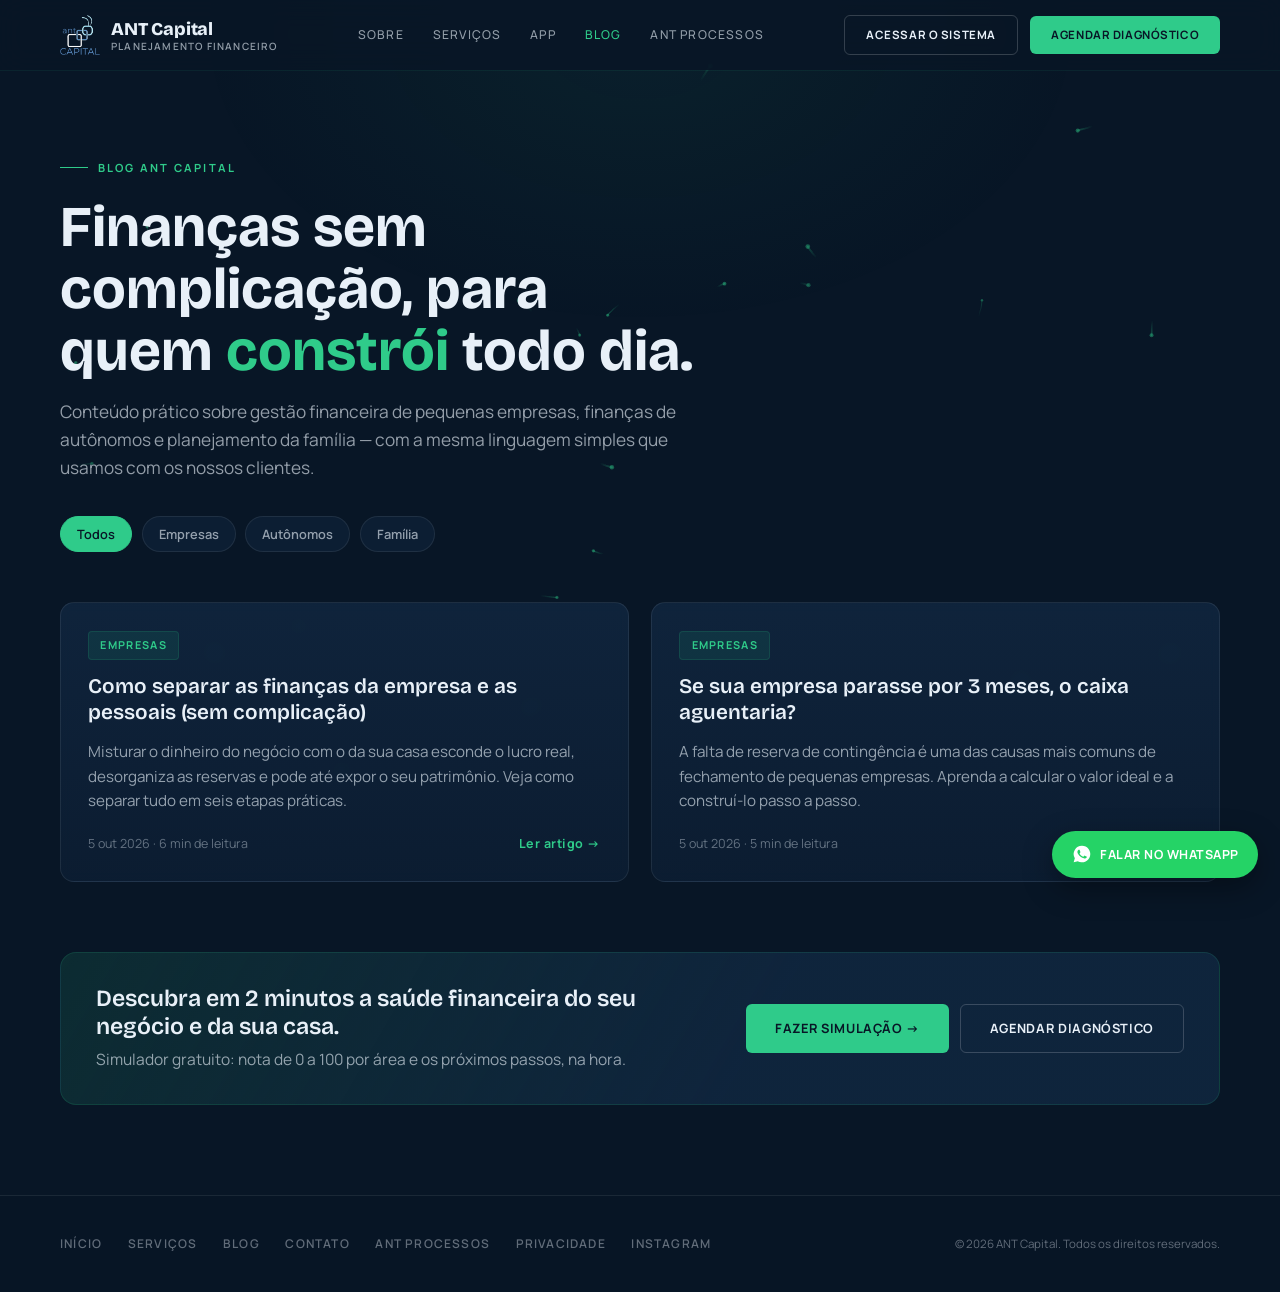
<file: blog/index.html>
<!DOCTYPE html>
<html lang="pt-BR">
<head>
  <meta charset="UTF-8" />
  <meta name="viewport" content="width=device-width, initial-scale=1.0" />
  <title>Blog ANT Capital — Finanças para empresas, autônomos e famílias</title>
  <meta name="description" content="Artigos práticos sobre gestão financeira de pequenas empresas, finanças de autônomos e planejamento financeiro familiar. Conteúdo da ANT Capital, de Belo Horizonte." />
  <meta name="author" content="Rodrigo Silva — ANT Capital" />
  <meta name="robots" content="index, follow" />
  <link rel="canonical" href="https://www.antcapital.com.br/blog/" />

  <meta property="og:type" content="website" />
  <meta property="og:url" content="https://www.antcapital.com.br/blog/" />
  <meta property="og:title" content="Blog ANT Capital — Finanças sem complicação" />
  <meta property="og:description" content="Artigos práticos sobre gestão financeira de PMEs, autônomos e famílias." />
  <meta property="og:image" content="https://www.antcapital.com.br/rodrigo-silva.png" />
  <meta property="og:locale" content="pt_BR" />
  <meta property="og:site_name" content="ANT Capital" />
  <meta name="twitter:card" content="summary_large_image" />

  <link rel="icon" type="image/png" href="/blog/assets/favicon.png" />
  <link rel="preconnect" href="https://fonts.googleapis.com" />
  <link rel="preconnect" href="https://fonts.gstatic.com" crossorigin />
  <link href="https://fonts.googleapis.com/css2?family=Bricolage+Grotesque:opsz,wght@12..96,500;12..96,600;12..96,700;12..96,800&family=Manrope:wght@400;500;600;700&display=swap" rel="stylesheet" />
  <link rel="stylesheet" href="/blog/assets/blog.css" />

  <script type="application/ld+json">
  {
    "@context": "https://schema.org",
    "@type": "Blog",
    "name": "Blog ANT Capital",
    "url": "https://www.antcapital.com.br/blog/",
    "inLanguage": "pt-BR",
    "publisher": { "@type": "Organization", "name": "ANT Capital", "url": "https://www.antcapital.com.br/" }
  }
  </script>
</head>
<body data-page="blog">
<canvas id="ants" aria-hidden="true"></canvas>
<div class="glow" aria-hidden="true"></div>

<nav class="nav" aria-label="Principal">
  <div class="container nav-inner">
    <a href="/" class="nav-logo" aria-label="ANT Capital — início">
      <img src="/blog/assets/logo-ant.png" alt="" width="40" height="40" />
      <span class="nav-logo-text">ANT Capital<small>Planejamento financeiro</small></span>
    </a>
    <div class="nav-links">
      <a href="/#sobre">Sobre</a>
      <a href="/#servicos">Serviços</a>
      <a href="/#app">App</a>
      <a href="/blog/" class="active">Blog</a>
      <a href="/ant-processos.html">ANT Processos</a>
    </div>
    <div class="nav-cta">
      <a href="https://app.antcapital.com.br" class="btn btn-outline btn-sm">Acessar o Sistema</a>
      <a href="/#contato" class="btn btn-primary btn-sm">Agendar Diagnóstico</a>
    </div>
    <button class="hamburger" id="hamburger" aria-label="Abrir menu" aria-expanded="false"><span></span><span></span><span></span></button>
  </div>
</nav>
<div class="mobile-menu" id="mobileMenu">
  <a href="/#sobre">Sobre</a>
  <a href="/#servicos">Serviços</a>
  <a href="/blog/">Blog</a>
  <a href="/ant-processos.html">ANT Processos</a>
  <a href="https://app.antcapital.com.br" class="btn btn-outline">Acessar o Sistema</a>
  <a href="/#contato" class="btn btn-primary">Agendar Diagnóstico</a>
</div>

<header class="blog-hero">
  <div class="container">
    <span class="eyebrow">Blog ANT Capital</span>
    <h1>Finanças sem complicação, para quem <em>constrói</em> todo dia.</h1>
    <p>Conteúdo prático sobre gestão financeira de pequenas empresas, finanças de autônomos e planejamento da família — com a mesma linguagem simples que usamos com os nossos clientes.</p>
    <div class="filters" role="group" aria-label="Filtrar por categoria">
      <button class="filter" data-cat="todos" aria-pressed="true">Todos</button>
      <button class="filter" data-cat="empresas" aria-pressed="false">Empresas</button>
      <button class="filter" data-cat="autonomos" aria-pressed="false">Autônomos</button>
      <button class="filter" data-cat="familia" aria-pressed="false">Família</button>
    </div>
  </div>
</header>

<main class="container">
  <div class="posts">
    <!-- ================================================================
         NOVOS ARTIGOS ENTRAM AQUI (o mais recente sempre em primeiro).
         Opcional: com 3 ou mais artigos, adicione a classe "featured" ao primeiro card para destacá-lo.
         data-cat: empresas | autonomos | familia
         ================================================================ -->

    <a class="post-card reveal" data-cat="empresas" href="/blog/separar-financas-empresa-e-pessoais.html">
      <span class="tag">Empresas</span>
      <h2>Como separar as finanças da empresa e as pessoais (sem complicação)</h2>
      <p>Misturar o dinheiro do negócio com o da sua casa esconde o lucro real, desorganiza as reservas e pode até expor o seu patrimônio. Veja como separar tudo em seis etapas práticas.</p>
      <div class="meta"><span>5 out 2026 · 6 min de leitura</span><span class="read">Ler artigo →</span></div>
    </a>

    <a class="post-card reveal" data-cat="empresas" href="/blog/reserva-de-contingencia-empresa.html">
      <span class="tag">Empresas</span>
      <h2>Se sua empresa parasse por 3 meses, o caixa aguentaria?</h2>
      <p>A falta de reserva de contingência é uma das causas mais comuns de fechamento de pequenas empresas. Aprenda a calcular o valor ideal e a construí-lo passo a passo.</p>
      <div class="meta"><span>5 out 2026 · 5 min de leitura</span><span class="read">Ler artigo →</span></div>
    </a>

  </div>
  <p id="vazio" hidden style="color:var(--text2);padding:0 0 60px;">Ainda não há artigos nesta categoria. Em breve!</p>
</main>

<section class="container section-cta">
  <div class="cta-box reveal">
    <div>
      <h3>Descubra em 2 minutos a saúde financeira do seu negócio e da sua casa.</h3>
      <p>Simulador gratuito: nota de 0 a 100 por área e os próximos passos, na hora.</p>
    </div>
    <div class="actions">
      <a href="/simulador.html" class="btn btn-primary">Fazer simulação →</a>
      <a href="/#contato" class="btn btn-outline">Agendar diagnóstico</a>
    </div>
  </div>
</section>

<footer class="rodape">
  <div class="container rodape-inner">
    <div class="rodape-links">
      <a href="/">Início</a>
      <a href="/#servicos">Serviços</a>
      <a href="/blog/">Blog</a>
      <a href="/#contato">Contato</a>
      <a href="/ant-processos.html">ANT Processos</a>
      <a href="/politica-de-privacidade.html">Privacidade</a>
      <a href="https://www.instagram.com/antconsultoria/" target="_blank" rel="noopener">Instagram</a>
    </div>
    <div class="rodape-copy">© 2026 ANT Capital. Todos os direitos reservados.</div>
  </div>
</footer>

<a class="wa-float" href="https://wa.me/5531995872806?text=Ol%C3%A1%20Rodrigo%2C%20vim%20pelo%20blog%20da%20ANT%20Capital%20e%20gostaria%20de%20conversar." target="_blank" rel="noopener" aria-label="Falar no WhatsApp">
  <svg viewBox="0 0 24 24" fill="currentColor" aria-hidden="true"><path d="M12 2a10 10 0 0 0-8.6 15.1L2 22l5-1.3A10 10 0 1 0 12 2zm5.3 14.1c-.2.6-1.3 1.2-1.8 1.2-.5.1-1 .1-3.3-.8-2.7-1.1-4.5-3.9-4.6-4.1-.1-.2-1.1-1.5-1.1-2.8s.7-2 1-2.3c.2-.3.5-.3.7-.3h.5c.2 0 .4 0 .6.5l.8 2c.1.2.1.4 0 .5l-.4.6-.4.4c-.1.2-.3.3-.1.6.2.3.8 1.3 1.7 2.1 1.2 1 2.1 1.3 2.4 1.5.3.1.5.1.6-.1l.9-1c.2-.3.4-.2.6-.1l1.9.9c.3.1.5.2.5.3.1.1.1.7-.1 1.3z"/></svg>
  <span>Falar no WhatsApp</span>
</a>

<script src="/blog/assets/blog.js" defer></script>
<script>
  /* Mostra aviso quando a categoria filtrada ainda não tem artigos */
  document.querySelectorAll('.filter').forEach(function (b) {
    b.addEventListener('click', function () {
      setTimeout(function () {
        var visiveis = document.querySelectorAll('.post-card:not([hidden])').length;
        document.getElementById('vazio').hidden = visiveis > 0;
      }, 0);
    });
  });
</script>
</body>
</html>
</file>
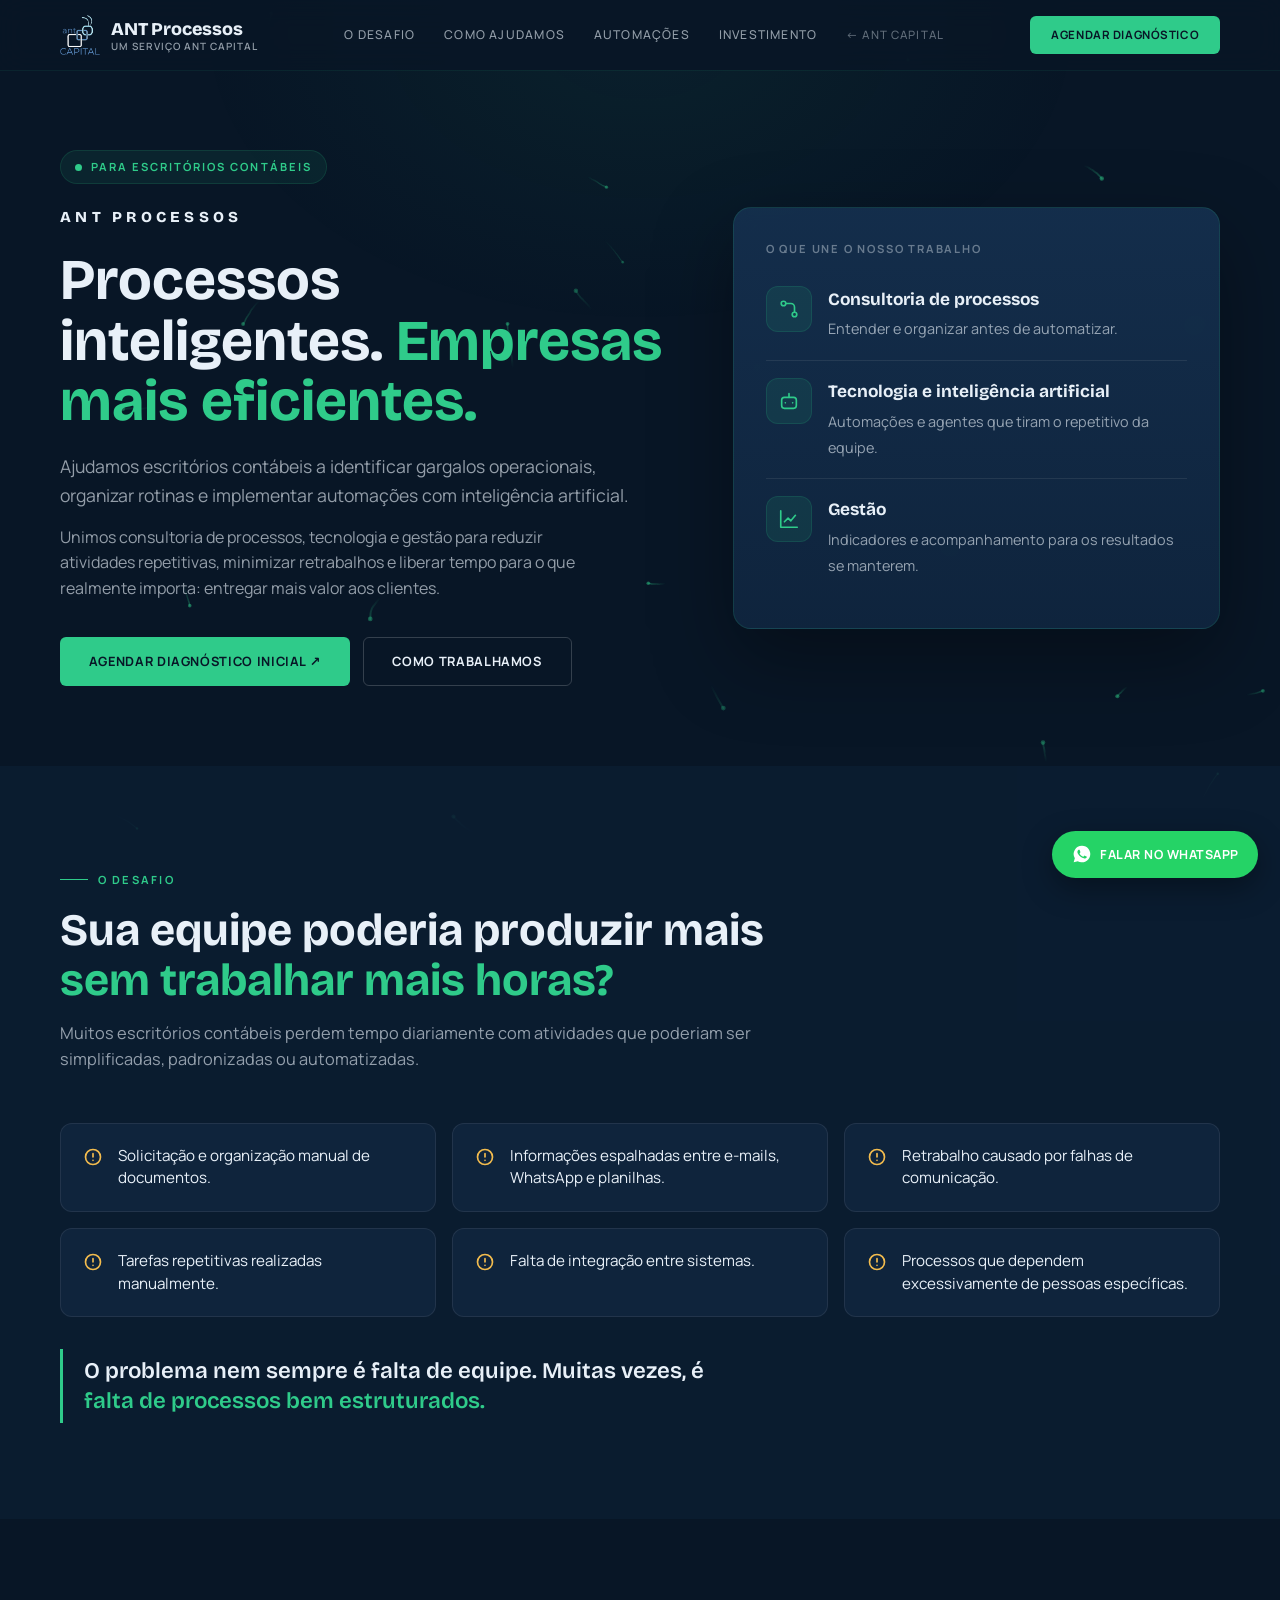
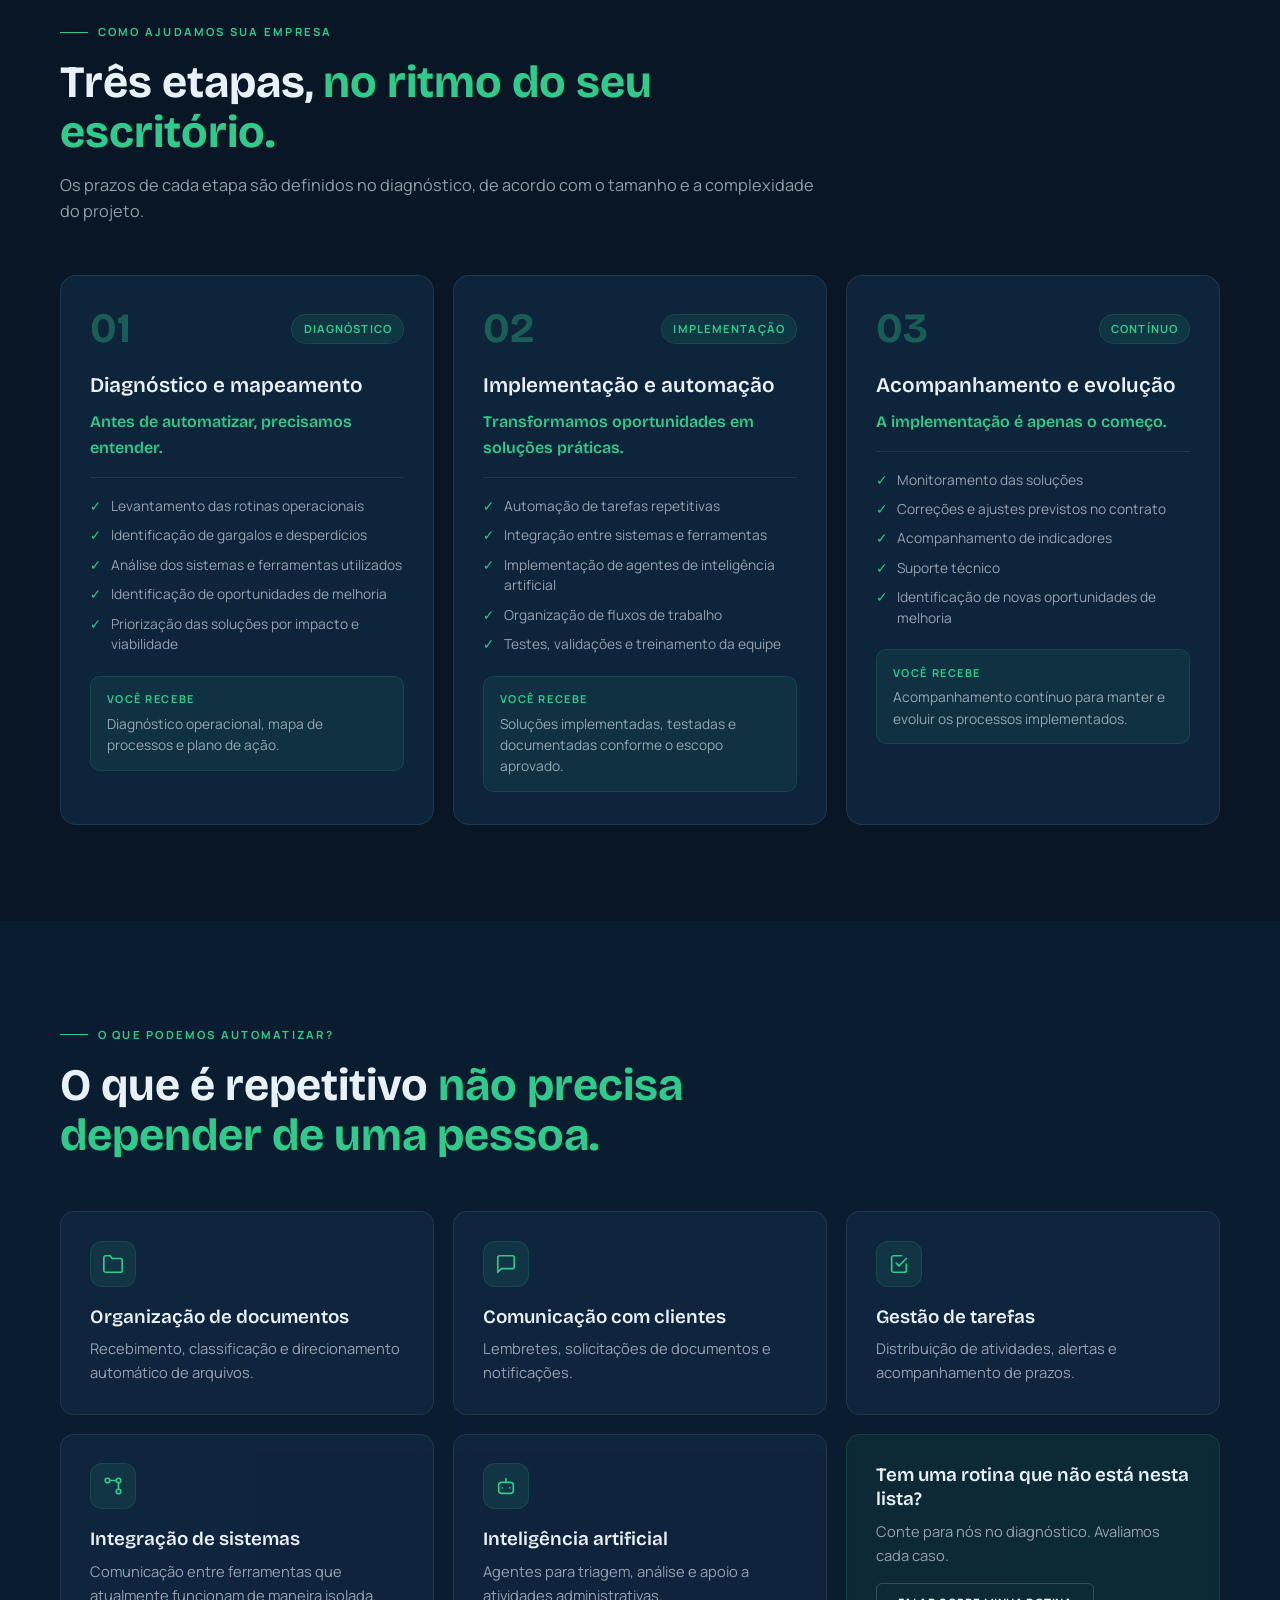
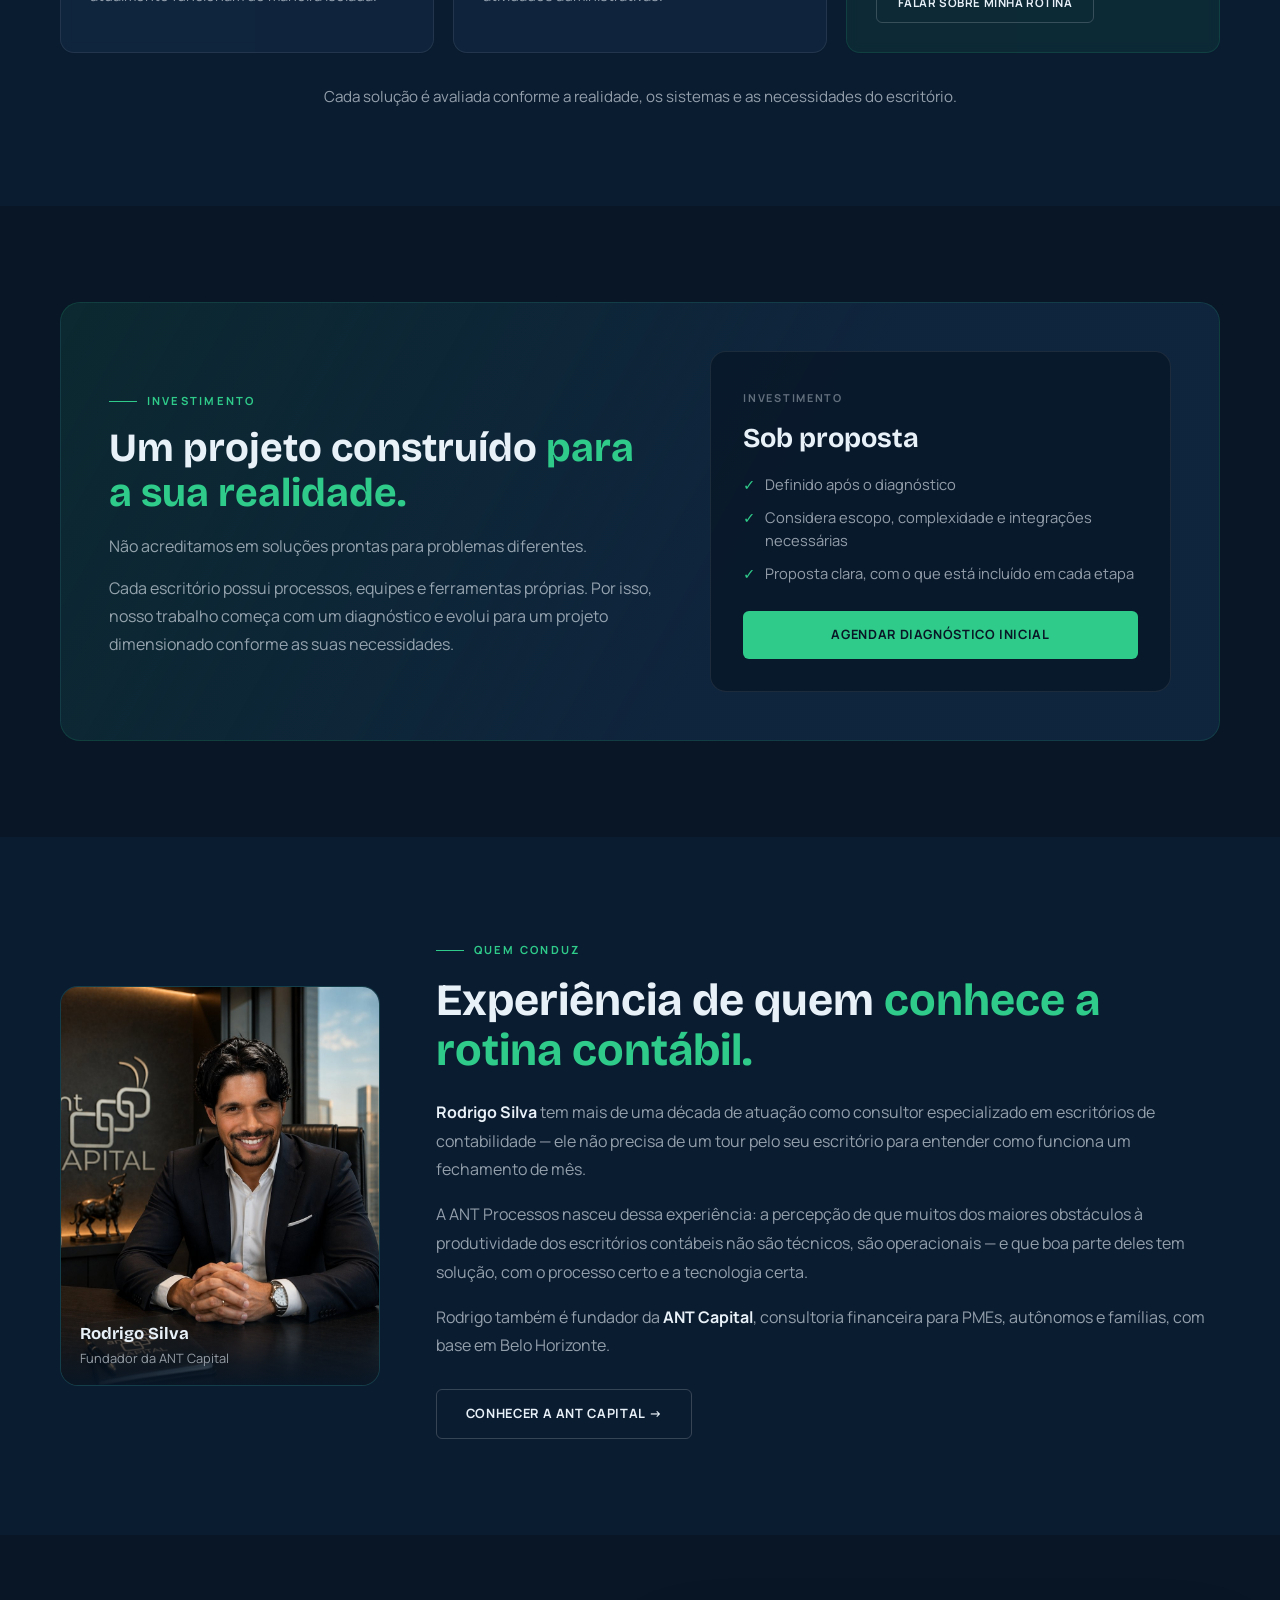
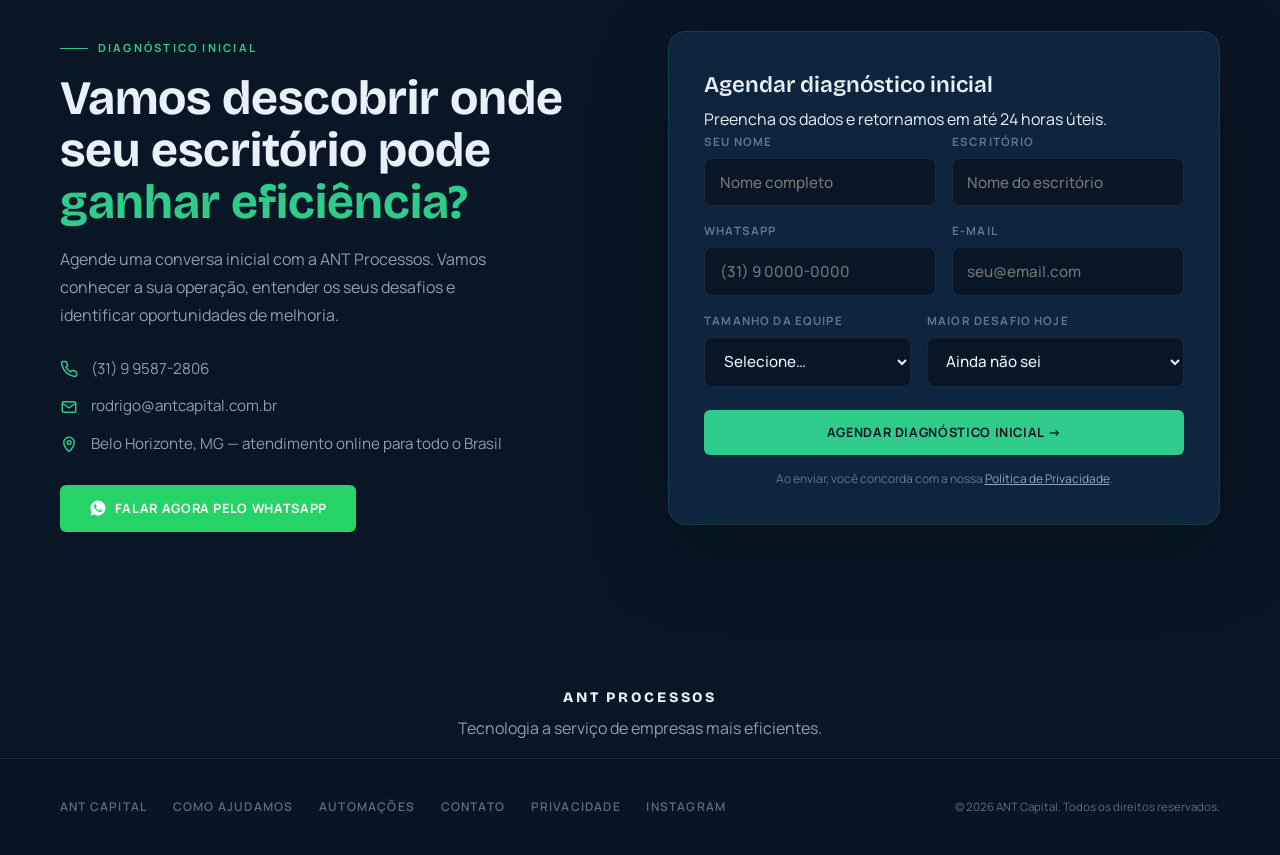
<file: ant-processos.html>
<!DOCTYPE html>
<html lang="pt-BR">
<head>
  <meta charset="UTF-8" />
  <meta name="viewport" content="width=device-width, initial-scale=1.0" />
  <title>ANT Processos — Automação para Escritórios Contábeis</title>
  <meta name="description" content="Consultoria de processos, automação e inteligência artificial para escritórios contábeis: diagnóstico, implementação e acompanhamento. Um serviço ANT Capital." />
  <meta name="author" content="Rodrigo Silva — ANT Capital" />
  <meta name="robots" content="index, follow" />
  <link rel="canonical" href="https://www.antcapital.com.br/ant-processos.html" />

  <meta property="og:type" content="website" />
  <meta property="og:url" content="https://www.antcapital.com.br/ant-processos.html" />
  <meta property="og:title" content="ANT Processos — Processos inteligentes. Empresas mais eficientes." />
  <meta property="og:description" content="Consultoria de processos, automação e inteligência artificial para escritórios contábeis." />
  <meta property="og:image" content="https://www.antcapital.com.br/rodrigo-silva.png" />
  <meta property="og:locale" content="pt_BR" />
  <meta property="og:site_name" content="ANT Capital" />
  <meta name="twitter:card" content="summary_large_image" />

  <link rel="icon" type="image/png" href="/blog/assets/favicon.png" />
  <link rel="preconnect" href="https://fonts.googleapis.com" />
  <link rel="preconnect" href="https://fonts.gstatic.com" crossorigin />
  <link href="https://fonts.googleapis.com/css2?family=Bricolage+Grotesque:opsz,wght@12..96,500;12..96,600;12..96,700;12..96,800&family=Manrope:wght@400;500;600;700&display=swap" rel="stylesheet" />
  <link rel="stylesheet" href="/blog/assets/blog.css" />

  <script type="application/ld+json">
  {
    "@context": "https://schema.org",
    "@type": "Service",
    "name": "ANT Processos",
    "serviceType": "Automação e melhoria de processos para escritórios de contabilidade",
    "description": "Consultoria de processos, automação e inteligência artificial para escritórios contábeis.",
    "areaServed": { "@type": "Country", "name": "Brasil" },
    "provider": { "@type": "Organization", "name": "ANT Capital", "url": "https://www.antcapital.com.br/" },
    "url": "https://www.antcapital.com.br/ant-processos.html"
  }
  </script>

  <style>
    /* ===== ANT Processos — complementos ao blog.css ===== */
    .sec { padding-block: 6rem; position: relative; z-index: 2; }
    .sec-alt { background: rgba(12,30,51,0.82); }
    .sec-head { max-width: 760px; margin-bottom: 3.2rem; }
    .sec-head.center { text-align: center; margin-inline: auto; }
    .sec-head h2 { font-family: var(--ff-display); font-weight: 700; font-size: clamp(1.9rem, 3.6vw, 2.8rem); line-height: 1.12; margin: 1rem 0 0.9rem; }
    .sec-head h2 em { font-style: normal; color: var(--green); }
    .sec-head p { color: var(--text2); font-size: 1.02rem; }
    .sec-head.center .eyebrow { justify-content: center; }

    /* Hero */
    .p-hero { padding: 150px 0 80px; position: relative; z-index: 2; }
    .p-hero-inner { display: grid; grid-template-columns: 1.25fr 1fr; gap: 4rem; align-items: center; }
    .p-hero h1 { font-family: var(--ff-display); font-weight: 700; font-size: clamp(2.4rem, 5vw, 4rem); line-height: 1.05; margin: 1.3rem 0 1.3rem; }
    .p-hero h1 em { font-style: normal; color: var(--green); }
    .p-hero .lead { color: var(--text2); font-size: 1.1rem; max-width: 52ch; }
    .p-hero .actions { display: flex; gap: .8rem; flex-wrap: wrap; margin-top: 2.2rem; }
    .p-badge { display: inline-flex; align-items: center; gap: .55rem; font-size: .7rem; font-weight: 700; letter-spacing: .18em; text-transform: uppercase; color: var(--green); background: rgba(47,203,138,.08); border: 1px solid var(--border); padding: .45rem .9rem; border-radius: 999px; }
    .p-badge i { width: 7px; height: 7px; border-radius: 50%; background: var(--green); box-shadow: 0 0 0 0 rgba(47,203,138,.6); animation: pulse 1.8s infinite; }
    @keyframes pulse { 70% { box-shadow: 0 0 0 9px rgba(47,203,138,0); } 100% { box-shadow: 0 0 0 0 rgba(47,203,138,0); } }

    .metrics { background: linear-gradient(180deg, rgba(21,48,78,.92), rgba(16,38,63,.92)); border: 1px solid var(--border); border-radius: 18px; padding: 2rem; display: grid; gap: 1rem; backdrop-filter: blur(8px); box-shadow: 0 30px 80px rgba(0,0,0,.35); }
    .metrics h3 { font-size: .7rem; font-weight: 700; letter-spacing: .16em; text-transform: uppercase; color: var(--text3); }
    .metric { display: grid; grid-template-columns: 120px 1fr; gap: 1rem; align-items: center; padding: 1.1rem 0; border-top: 1px solid var(--border2); }
    .metric:first-of-type { border-top: 0; }
    .metric b { font-family: var(--ff-display); font-size: 2rem; font-weight: 700; color: var(--green); line-height: 1; }
    .metric span { color: var(--text2); font-size: .92rem; line-height: 1.45; }
    .metrics small { color: var(--text3); font-size: .74rem; line-height: 1.5; }

    /* Problemas */
    .grid-3 { display: grid; grid-template-columns: repeat(3, 1fr); gap: 1.2rem; }
    .card { background: rgba(16,38,63,.88); border: 1px solid var(--border2); border-radius: 14px; padding: 1.8rem; backdrop-filter: blur(6px); transition: border-color .3s var(--ease), transform .3s var(--ease); }
    .card:hover { border-color: rgba(47,203,138,.3); transform: translateY(-3px); }
    .card-icon { width: 46px; height: 46px; border-radius: 12px; display: grid; place-items: center; background: rgba(47,203,138,.1); border: 1px solid var(--border); color: var(--green); margin-bottom: 1.1rem; }
    .card-icon svg { width: 22px; height: 22px; }
    .card h3 { font-family: var(--ff-display); font-size: 1.18rem; font-weight: 600; margin-bottom: .5rem; line-height: 1.25; }
    .card p { color: var(--text2); font-size: .92rem; line-height: 1.65; }
    .card.problem .card-icon { color: var(--gold); background: rgba(243,188,78,.08); border-color: rgba(243,188,78,.2); }

    /* Fases */
    .fases { display: grid; grid-template-columns: repeat(3, 1fr); gap: 1.2rem; position: relative; }
    .fase { position: relative; background: rgba(16,38,63,.9); border: 1px solid var(--border2); border-radius: 16px; padding: 2rem 1.8rem; }
    .fase-top { display: flex; align-items: center; justify-content: space-between; margin-bottom: 1.2rem; }
    .fase-num { font-family: var(--ff-display); font-size: 2.6rem; font-weight: 700; color: rgba(47,203,138,.35); line-height: 1; }
    .fase-tempo { font-size: .7rem; font-weight: 700; letter-spacing: .1em; text-transform: uppercase; color: var(--green); background: rgba(47,203,138,.1); border: 1px solid var(--border); padding: .3rem .7rem; border-radius: 999px; }
    .fase h3 { font-family: var(--ff-display); font-size: 1.3rem; font-weight: 600; margin-bottom: .6rem; }
    .fase > p { color: var(--text2); font-size: .92rem; line-height: 1.65; margin-bottom: 1.2rem; }
    .fase ul { display: flex; flex-direction: column; gap: .55rem; border-top: 1px solid var(--border2); padding-top: 1.1rem; }
    .fase li { display: flex; gap: .6rem; font-size: .86rem; color: var(--text2); line-height: 1.5; }
    .fase li::before { content: '✓'; color: var(--green); font-weight: 700; }


    /* Automações */
    .flow { display: flex; flex-wrap: wrap; align-items: center; gap: .35rem; margin-top: 1.1rem; padding-top: 1rem; border-top: 1px solid var(--border2); }
    .flow span { font-size: .7rem; font-weight: 700; letter-spacing: .04em; color: var(--text); background: var(--bg2); border: 1px solid var(--border2); padding: .3rem .6rem; border-radius: 6px; }
    .flow em { font-style: normal; color: var(--green); font-size: .8rem; }

    /* Planos */
    .planos { display: grid; grid-template-columns: repeat(3, 1fr); gap: 1.2rem; align-items: stretch; }
    .plano { position: relative; display: flex; flex-direction: column; background: rgba(16,38,63,.92); border: 1px solid var(--border2); border-radius: 18px; padding: 2.2rem 1.9rem; }
    .plano.top { border-color: rgba(47,203,138,.5); background: linear-gradient(180deg, rgba(47,203,138,.1), rgba(16,38,63,.95) 45%); box-shadow: 0 30px 80px rgba(0,0,0,.35); }
    .plano-flag { position: absolute; top: -12px; left: 50%; transform: translateX(-50%); font-size: .66rem; font-weight: 700; letter-spacing: .14em; text-transform: uppercase; color: #081626; background: var(--green); padding: .35rem .85rem; border-radius: 999px; white-space: nowrap; }
    .plano h3 { font-family: var(--ff-display); font-size: 1.4rem; font-weight: 600; }
    .plano .preco { margin: 1.1rem 0 .3rem; font-family: var(--ff-display); font-size: 2.3rem; font-weight: 700; line-height: 1; }
    .plano .preco small { font-family: var(--ff-body); font-size: .85rem; font-weight: 500; color: var(--text2); }
    .plano .mensal { color: var(--text2); font-size: .9rem; margin-bottom: 1.4rem; }
    .plano .mensal b { color: var(--text); }
    .plano ul { display: flex; flex-direction: column; gap: .65rem; margin-bottom: 1.8rem; border-top: 1px solid var(--border2); padding-top: 1.3rem; }
    .plano li { display: flex; gap: .6rem; font-size: .9rem; color: var(--text2); line-height: 1.45; }
    .plano li::before { content: '✓'; color: var(--green); font-weight: 700; }
    .plano .btn { margin-top: auto; width: 100%; }
    .planos-nota { text-align: center; color: var(--text2); margin-top: 2rem; font-size: .95rem; }
    .planos-nota a { color: var(--green); border-bottom: 1px solid rgba(47,203,138,.35); }

    /* Sobre */
    .sobre { display: grid; grid-template-columns: 320px 1fr; gap: 3.5rem; align-items: center; }
    .sobre-foto { position: relative; border-radius: 18px; overflow: hidden; border: 1px solid var(--border); aspect-ratio: 4 / 5; background: var(--surface); }
    .sobre-foto img { width: 100%; height: 100%; object-fit: cover; object-position: top; }
    .sobre-foto figcaption { position: absolute; left: 0; right: 0; bottom: 0; padding: 1rem 1.2rem; background: linear-gradient(transparent, rgba(8,22,38,.95)); font-size: .8rem; color: var(--text2); }
    .sobre-foto figcaption b { display: block; color: var(--text); font-family: var(--ff-display); font-size: 1.05rem; }
    .sobre-texto p { color: var(--text2); font-size: 1rem; line-height: 1.8; }
    .sobre-texto p + p { margin-top: 1rem; }
    .sobre-texto strong { color: var(--text); }
    .sobre-texto .btn { margin-top: 1.8rem; }

    /* Contato */
    .contato { display: grid; grid-template-columns: 1fr 1fr; gap: 3.5rem; align-items: start; }
    .contato h2 { font-family: var(--ff-display); font-weight: 700; font-size: clamp(2rem, 4vw, 3rem); line-height: 1.08; margin: 1rem 0; }
    .contato h2 em { font-style: normal; color: var(--green); }
    .contato-left > p { color: var(--text2); font-size: 1rem; line-height: 1.75; max-width: 46ch; }
    .info { margin-top: 1.8rem; display: flex; flex-direction: column; gap: .8rem; }
    .info div { display: flex; align-items: center; gap: .8rem; color: var(--text2); font-size: .95rem; }
    .info svg { width: 18px; height: 18px; color: var(--green); flex-shrink: 0; }
    .wa-btn { margin-top: 1.8rem; background: #25D366; color: #fff; }
    .wa-btn:hover { background: #2ee374; transform: translateY(-2px); }
    .wa-btn svg { width: 18px; height: 18px; }
    .form { background: rgba(16,38,63,.94); border: 1px solid var(--border); border-radius: 18px; padding: 2.2rem; box-shadow: 0 30px 80px rgba(0,0,0,.3); }
    .form h3 { font-family: var(--ff-display); font-size: 1.4rem; font-weight: 600; margin-bottom: .3rem; }
    .form > p { color: var(--text2); font-size: .9rem; margin-bottom: 1.4rem; }
    .row { display: grid; grid-template-columns: 1fr 1fr; gap: 1rem; }
    .field { display: flex; flex-direction: column; gap: .4rem; margin-bottom: 1rem; }
    .field label { font-size: .72rem; font-weight: 700; letter-spacing: .1em; text-transform: uppercase; color: var(--text3); }
    .field input, .field select { font: 500 .95rem var(--ff-body); color: var(--text); background: var(--bg); border: 1px solid var(--border2); border-radius: 8px; padding: .8rem .9rem; outline: none; transition: border-color .2s; }
    .field input:focus, .field select:focus { border-color: var(--green); }
    .form .btn { width: 100%; margin-top: .4rem; }
    .form-legal { margin-top: .9rem; font-size: .75rem; color: var(--text3); text-align: center; }
    .form-legal a { color: var(--text2); text-decoration: underline; }
    .form-ok { display: none; text-align: center; padding: 1.5rem 0; }
    .form-ok b { display: block; font-family: var(--ff-display); font-size: 1.4rem; margin: .8rem 0 .4rem; }
    .form-ok p { color: var(--text2); font-size: .92rem; }
    .form-ok .ok-icon { width: 58px; height: 58px; margin: 0 auto; border-radius: 50%; display: grid; place-items: center; background: rgba(47,203,138,.12); color: var(--green); font-size: 1.6rem; }

    .nav-logo-text small { letter-spacing: .1em; }
    .nav-back { font-size: .72rem !important; color: var(--text3) !important; }
    .nav-back:hover { color: var(--green) !important; }

    @media (max-width: 1000px) {
      .p-hero-inner, .contato, .sobre { grid-template-columns: 1fr; }
      .grid-3, .fases, .planos { grid-template-columns: 1fr 1fr; }
      .sobre-foto { max-width: 320px; }
    }
    @media (max-width: 680px) {
      .sec { padding-block: 4.5rem; }
      .p-hero { padding-top: 120px; }
      .grid-3, .fases, .planos, .row { grid-template-columns: 1fr; }
      .plano.top { order: -1; }
      .metric { grid-template-columns: 96px 1fr; }
      .form { padding: 1.6rem; }
    }

    /* ===== Ajustes nov/2026 ===== */
    .p-hero h1 { font-size: clamp(2.3rem, 4.6vw, 3.6rem); }
    .p-hero .lead + .lead { margin-top: 1rem; font-size: 1rem; }
    .brand-tag { font-family: var(--ff-display); font-weight: 800; font-size: .95rem; letter-spacing: .28em; color: var(--text); margin-top: 1.3rem; display: block; }
    .pilares { background: linear-gradient(180deg, rgba(21,48,78,.92), rgba(16,38,63,.92)); border: 1px solid var(--border); border-radius: 18px; padding: 2rem; backdrop-filter: blur(8px); box-shadow: 0 30px 80px rgba(0,0,0,.35); }
    .pilares h3 { font-size: .7rem; font-weight: 700; letter-spacing: .16em; text-transform: uppercase; color: var(--text3); margin-bottom: .6rem; }
    .pilar { display: grid; grid-template-columns: 46px 1fr; gap: 1rem; align-items: start; padding: 1.1rem 0; border-top: 1px solid var(--border2); }
    .pilar:first-of-type { border-top: 0; }
    .pilar .card-icon { margin: 0; }
    .pilar b { display: block; font-family: var(--ff-display); font-size: 1.08rem; color: var(--text); margin-bottom: .2rem; }
    .pilar span { color: var(--text2); font-size: .9rem; line-height: 1.5; }

    .dores { display: grid; grid-template-columns: repeat(3, 1fr); gap: 1rem; }
    .dor { display: flex; gap: .9rem; align-items: flex-start; background: rgba(16,38,63,.88); border: 1px solid var(--border2); border-radius: 12px; padding: 1.3rem 1.4rem; font-size: .95rem; color: var(--text); line-height: 1.5; }
    .dor svg { flex-shrink: 0; width: 20px; height: 20px; color: var(--gold); margin-top: 2px; }
    .insight { margin-top: 2rem; border-left: 3px solid var(--green); padding: .4rem 0 .4rem 1.3rem; font-family: var(--ff-display); font-size: clamp(1.15rem, 2vw, 1.4rem); font-weight: 600; line-height: 1.35; max-width: 46ch; }
    .insight em { font-style: normal; color: var(--green); }

    .fase .fase-sub { font-family: var(--ff-display); font-size: 1rem; color: var(--green); font-weight: 600; margin: -.2rem 0 1rem; }
    .recebe { margin-top: 1.3rem; background: rgba(47,203,138,.08); border: 1px solid var(--border); border-radius: 10px; padding: .9rem 1rem; font-size: .86rem; color: var(--text2); line-height: 1.55; }
    .recebe b { display: block; font-size: .68rem; letter-spacing: .14em; text-transform: uppercase; color: var(--green); margin-bottom: .3rem; }

    .auto-grid { display: grid; grid-template-columns: repeat(3, 1fr); gap: 1.2rem; }
    .auto-grid .card:nth-child(4), .auto-grid .card:nth-child(5) { grid-column: span 1; }
    .auto-nota { margin-top: 2rem; color: var(--text2); font-size: .95rem; text-align: center; }

    .projeto { display: grid; grid-template-columns: 1.2fr 1fr; gap: 3rem; align-items: center; background: linear-gradient(120deg, rgba(47,203,138,.1), rgba(16,38,63,.92) 60%); border: 1px solid var(--border); border-radius: 20px; padding: 3rem; }
    .projeto h2 { font-family: var(--ff-display); font-weight: 700; font-size: clamp(1.8rem, 3.2vw, 2.5rem); line-height: 1.12; margin: 1rem 0; }
    .projeto h2 em { font-style: normal; color: var(--green); }
    .projeto p { color: var(--text2); font-size: 1rem; line-height: 1.75; }
    .projeto p + p { margin-top: .9rem; }
    .investimento { background: rgba(8,22,38,.7); border: 1px solid var(--border2); border-radius: 16px; padding: 2rem; }
    .investimento .tag-inv { font-size: .68rem; font-weight: 700; letter-spacing: .16em; text-transform: uppercase; color: var(--text3); }
    .investimento strong { display: block; font-family: var(--ff-display); font-size: 1.7rem; color: var(--text); margin: .5rem 0 .8rem; }
    .investimento ul { display: flex; flex-direction: column; gap: .55rem; margin-bottom: 1.6rem; }
    .investimento li { display: flex; gap: .6rem; font-size: .92rem; color: var(--text2); }
    .investimento li::before { content: '✓'; color: var(--green); font-weight: 700; }
    .investimento .btn { width: 100%; }

    .assinatura { text-align: center; padding: 3.5rem 0 1rem; position: relative; z-index: 2; }
    .assinatura b { font-family: var(--ff-display); font-weight: 800; letter-spacing: .2em; font-size: .9rem; }
    .assinatura span { display: block; color: var(--text2); margin-top: .4rem; font-size: 1rem; }

    @media (max-width: 1000px) {
      .dores, .auto-grid { grid-template-columns: 1fr 1fr; }
      .projeto { grid-template-columns: 1fr; padding: 2.2rem; }
    }
    @media (max-width: 680px) {
      .dores, .auto-grid { grid-template-columns: 1fr; }
      .projeto { padding: 1.6rem; }
    }
  </style>
</head>
<body data-page="processos">
<canvas id="ants" aria-hidden="true"></canvas>
<div class="glow" aria-hidden="true"></div>

<nav class="nav" aria-label="Principal">
  <div class="container nav-inner">
    <a href="#topo" class="nav-logo" aria-label="ANT Processos — início">
      <img src="/blog/assets/logo-ant.png" alt="" width="40" height="40" />
      <span class="nav-logo-text">ANT Processos<small>Um serviço ANT Capital</small></span>
    </a>
    <div class="nav-links">
      <a href="#desafio">O desafio</a>
      <a href="#como-ajudamos">Como ajudamos</a>
      <a href="#automacoes">Automações</a>
      <a href="#projeto">Investimento</a>
      <a href="/" class="nav-back">← ANT Capital</a>
    </div>
    <div class="nav-cta">
      <a href="#contato" class="btn btn-primary btn-sm">Agendar diagnóstico</a>
    </div>
    <button class="hamburger" id="hamburger" aria-label="Abrir menu" aria-expanded="false"><span></span><span></span><span></span></button>
  </div>
</nav>
<div class="mobile-menu" id="mobileMenu">
  <a href="#desafio">O desafio</a>
  <a href="#como-ajudamos">Como ajudamos</a>
  <a href="#automacoes">Automações</a>
  <a href="#projeto">Investimento</a>
  <a href="/" class="btn btn-outline">← Voltar à ANT Capital</a>
  <a href="#contato" class="btn btn-primary">Agendar diagnóstico</a>
</div>

<!-- HERO -->
<header class="p-hero" id="topo">
  <div class="container p-hero-inner">
    <div>
      <span class="p-badge"><i></i>Para escritórios contábeis</span>
      <span class="brand-tag">ANT PROCESSOS</span>
      <h1>Processos inteligentes. <em>Empresas mais eficientes.</em></h1>
      <p class="lead">Ajudamos escritórios contábeis a identificar gargalos operacionais, organizar rotinas e implementar automações com inteligência artificial.</p>
      <p class="lead">Unimos consultoria de processos, tecnologia e gestão para reduzir atividades repetitivas, minimizar retrabalhos e liberar tempo para o que realmente importa: entregar mais valor aos clientes.</p>
      <div class="actions">
        <a href="#contato" class="btn btn-primary">Agendar diagnóstico inicial ↗</a>
        <a href="#como-ajudamos" class="btn btn-outline">Como trabalhamos</a>
      </div>
    </div>
    <aside class="pilares reveal" aria-label="O que une o nosso trabalho">
      <h3>O que une o nosso trabalho</h3>
      <div class="pilar">
        <div class="card-icon"><svg viewBox="0 0 24 24" fill="none" stroke="currentColor" stroke-width="1.8" stroke-linecap="round" stroke-linejoin="round"><circle cx="6" cy="6" r="2.5"/><circle cx="18" cy="18" r="2.5"/><path d="M8.5 6H14a4 4 0 0 1 4 4v5.5"/></svg></div>
        <div><b>Consultoria de processos</b><span>Entender e organizar antes de automatizar.</span></div>
      </div>
      <div class="pilar">
        <div class="card-icon"><svg viewBox="0 0 24 24" fill="none" stroke="currentColor" stroke-width="1.8" stroke-linecap="round" stroke-linejoin="round"><rect x="4" y="8" width="16" height="12" rx="3"/><path d="M12 8V4M8 14h.01M16 14h.01"/></svg></div>
        <div><b>Tecnologia e inteligência artificial</b><span>Automações e agentes que tiram o repetitivo da equipe.</span></div>
      </div>
      <div class="pilar">
        <div class="card-icon"><svg viewBox="0 0 24 24" fill="none" stroke="currentColor" stroke-width="1.8" stroke-linecap="round" stroke-linejoin="round"><path d="M3 3v18h18"/><path d="M7 15l4-4 3 3 5-6"/></svg></div>
        <div><b>Gestão</b><span>Indicadores e acompanhamento para os resultados se manterem.</span></div>
      </div>
    </aside>
  </div>
</header>

<!-- O DESAFIO -->
<section class="sec sec-alt" id="desafio">
  <div class="container">
    <div class="sec-head reveal">
      <span class="eyebrow">O desafio</span>
      <h2>Sua equipe poderia produzir mais <em>sem trabalhar mais horas?</em></h2>
      <p>Muitos escritórios contábeis perdem tempo diariamente com atividades que poderiam ser simplificadas, padronizadas ou automatizadas.</p>
    </div>
    <div class="dores">
      <div class="dor reveal"><svg viewBox="0 0 24 24" fill="none" stroke="currentColor" stroke-width="2" stroke-linecap="round" stroke-linejoin="round"><circle cx="12" cy="12" r="9"/><path d="M12 8v4M12 16h.01"/></svg>Solicitação e organização manual de documentos.</div>
      <div class="dor reveal"><svg viewBox="0 0 24 24" fill="none" stroke="currentColor" stroke-width="2" stroke-linecap="round" stroke-linejoin="round"><circle cx="12" cy="12" r="9"/><path d="M12 8v4M12 16h.01"/></svg>Informações espalhadas entre e-mails, WhatsApp e planilhas.</div>
      <div class="dor reveal"><svg viewBox="0 0 24 24" fill="none" stroke="currentColor" stroke-width="2" stroke-linecap="round" stroke-linejoin="round"><circle cx="12" cy="12" r="9"/><path d="M12 8v4M12 16h.01"/></svg>Retrabalho causado por falhas de comunicação.</div>
      <div class="dor reveal"><svg viewBox="0 0 24 24" fill="none" stroke="currentColor" stroke-width="2" stroke-linecap="round" stroke-linejoin="round"><circle cx="12" cy="12" r="9"/><path d="M12 8v4M12 16h.01"/></svg>Tarefas repetitivas realizadas manualmente.</div>
      <div class="dor reveal"><svg viewBox="0 0 24 24" fill="none" stroke="currentColor" stroke-width="2" stroke-linecap="round" stroke-linejoin="round"><circle cx="12" cy="12" r="9"/><path d="M12 8v4M12 16h.01"/></svg>Falta de integração entre sistemas.</div>
      <div class="dor reveal"><svg viewBox="0 0 24 24" fill="none" stroke="currentColor" stroke-width="2" stroke-linecap="round" stroke-linejoin="round"><circle cx="12" cy="12" r="9"/><path d="M12 8v4M12 16h.01"/></svg>Processos que dependem excessivamente de pessoas específicas.</div>
    </div>
    <p class="insight reveal">O problema nem sempre é falta de equipe. Muitas vezes, é <em>falta de processos bem estruturados.</em></p>
  </div>
</section>

<!-- COMO AJUDAMOS -->
<section class="sec" id="como-ajudamos">
  <div class="container">
    <div class="sec-head reveal">
      <span class="eyebrow">Como ajudamos sua empresa</span>
      <h2>Três etapas, <em>no ritmo do seu escritório.</em></h2>
      <p>Os prazos de cada etapa são definidos no diagnóstico, de acordo com o tamanho e a complexidade do projeto.</p>
    </div>
    <div class="fases">
      <div class="fase reveal">
        <div class="fase-top"><span class="fase-num">01</span><span class="fase-tempo">Diagnóstico</span></div>
        <h3>Diagnóstico e mapeamento</h3>
        <p class="fase-sub">Antes de automatizar, precisamos entender.</p>
        <ul>
          <li>Levantamento das rotinas operacionais</li>
          <li>Identificação de gargalos e desperdícios</li>
          <li>Análise dos sistemas e ferramentas utilizados</li>
          <li>Identificação de oportunidades de melhoria</li>
          <li>Priorização das soluções por impacto e viabilidade</li>
        </ul>
        <div class="recebe"><b>Você recebe</b>Diagnóstico operacional, mapa de processos e plano de ação.</div>
      </div>
      <div class="fase reveal">
        <div class="fase-top"><span class="fase-num">02</span><span class="fase-tempo">Implementação</span></div>
        <h3>Implementação e automação</h3>
        <p class="fase-sub">Transformamos oportunidades em soluções práticas.</p>
        <ul>
          <li>Automação de tarefas repetitivas</li>
          <li>Integração entre sistemas e ferramentas</li>
          <li>Implementação de agentes de inteligência artificial</li>
          <li>Organização de fluxos de trabalho</li>
          <li>Testes, validações e treinamento da equipe</li>
        </ul>
        <div class="recebe"><b>Você recebe</b>Soluções implementadas, testadas e documentadas conforme o escopo aprovado.</div>
      </div>
      <div class="fase reveal">
        <div class="fase-top"><span class="fase-num">03</span><span class="fase-tempo">Contínuo</span></div>
        <h3>Acompanhamento e evolução</h3>
        <p class="fase-sub">A implementação é apenas o começo.</p>
        <ul>
          <li>Monitoramento das soluções</li>
          <li>Correções e ajustes previstos no contrato</li>
          <li>Acompanhamento de indicadores</li>
          <li>Suporte técnico</li>
          <li>Identificação de novas oportunidades de melhoria</li>
        </ul>
        <div class="recebe"><b>Você recebe</b>Acompanhamento contínuo para manter e evoluir os processos implementados.</div>
      </div>
    </div>
  </div>
</section>

<!-- O QUE PODEMOS AUTOMATIZAR -->
<section class="sec sec-alt" id="automacoes">
  <div class="container">
    <div class="sec-head reveal">
      <span class="eyebrow">O que podemos automatizar?</span>
      <h2>O que é repetitivo <em>não precisa depender de uma pessoa.</em></h2>
    </div>
    <div class="auto-grid">
      <div class="card reveal">
        <div class="card-icon"><svg viewBox="0 0 24 24" fill="none" stroke="currentColor" stroke-width="1.8" stroke-linecap="round" stroke-linejoin="round"><path d="M22 19a2 2 0 0 1-2 2H4a2 2 0 0 1-2-2V5a2 2 0 0 1 2-2h5l2 3h9a2 2 0 0 1 2 2z"/></svg></div>
        <h3>Organização de documentos</h3>
        <p>Recebimento, classificação e direcionamento automático de arquivos.</p>
      </div>
      <div class="card reveal">
        <div class="card-icon"><svg viewBox="0 0 24 24" fill="none" stroke="currentColor" stroke-width="1.8" stroke-linecap="round" stroke-linejoin="round"><path d="M21 15a2 2 0 0 1-2 2H7l-4 4V5a2 2 0 0 1 2-2h14a2 2 0 0 1 2 2z"/></svg></div>
        <h3>Comunicação com clientes</h3>
        <p>Lembretes, solicitações de documentos e notificações.</p>
      </div>
      <div class="card reveal">
        <div class="card-icon"><svg viewBox="0 0 24 24" fill="none" stroke="currentColor" stroke-width="1.8" stroke-linecap="round" stroke-linejoin="round"><path d="M9 11l3 3 8-8"/><path d="M20 12v7a2 2 0 0 1-2 2H6a2 2 0 0 1-2-2V5a2 2 0 0 1 2-2h9"/></svg></div>
        <h3>Gestão de tarefas</h3>
        <p>Distribuição de atividades, alertas e acompanhamento de prazos.</p>
      </div>
      <div class="card reveal">
        <div class="card-icon"><svg viewBox="0 0 24 24" fill="none" stroke="currentColor" stroke-width="1.8" stroke-linecap="round" stroke-linejoin="round"><circle cx="6" cy="6" r="2.5"/><circle cx="18" cy="18" r="2.5"/><circle cx="18" cy="6" r="2.5"/><path d="M8.5 6h7M18 8.5v7"/></svg></div>
        <h3>Integração de sistemas</h3>
        <p>Comunicação entre ferramentas que atualmente funcionam de maneira isolada.</p>
      </div>
      <div class="card reveal">
        <div class="card-icon"><svg viewBox="0 0 24 24" fill="none" stroke="currentColor" stroke-width="1.8" stroke-linecap="round" stroke-linejoin="round"><rect x="4" y="8" width="16" height="12" rx="3"/><path d="M12 8V4M8 14h.01M16 14h.01"/></svg></div>
        <h3>Inteligência artificial</h3>
        <p>Agentes para triagem, análise e apoio a atividades administrativas.</p>
      </div>
      <div class="card reveal" style="display:flex;flex-direction:column;justify-content:center;background:rgba(47,203,138,.07);border-color:var(--border);">
        <h3>Tem uma rotina que não está nesta lista?</h3>
        <p>Conte para nós no diagnóstico. Avaliamos cada caso.</p>
        <a href="#contato" class="btn btn-outline btn-sm" style="margin-top:1rem;align-self:flex-start;">Falar sobre minha rotina</a>
      </div>
    </div>
    <p class="auto-nota reveal">Cada solução é avaliada conforme a realidade, os sistemas e as necessidades do escritório.</p>
  </div>
</section>

<!-- PROJETO SOB MEDIDA -->
<section class="sec" id="projeto">
  <div class="container">
    <div class="projeto reveal">
      <div>
        <span class="eyebrow">Investimento</span>
        <h2>Um projeto construído <em>para a sua realidade.</em></h2>
        <p>Não acreditamos em soluções prontas para problemas diferentes.</p>
        <p>Cada escritório possui processos, equipes e ferramentas próprias. Por isso, nosso trabalho começa com um diagnóstico e evolui para um projeto dimensionado conforme as suas necessidades.</p>
      </div>
      <div class="investimento">
        <span class="tag-inv">Investimento</span>
        <strong>Sob proposta</strong>
        <ul>
          <li>Definido após o diagnóstico</li>
          <li>Considera escopo, complexidade e integrações necessárias</li>
          <li>Proposta clara, com o que está incluído em cada etapa</li>
        </ul>
        <a href="#contato" class="btn btn-primary">Agendar diagnóstico inicial</a>
      </div>
    </div>
  </div>
</section>

<!-- QUEM ENTREGA -->
<section class="sec sec-alt" id="sobre">
  <div class="container sobre">
    <figure class="sobre-foto reveal">
      <img src="/rodrigo-silva.png" alt="Rodrigo Silva" />
      <figcaption><b>Rodrigo Silva</b>Fundador da ANT Capital</figcaption>
    </figure>
    <div class="sobre-texto reveal">
      <span class="eyebrow">Quem conduz</span>
      <div class="sec-head" style="margin-bottom:1.4rem;"><h2>Experiência de quem <em>conhece a rotina contábil.</em></h2></div>
      <p><strong>Rodrigo Silva</strong> tem mais de uma década de atuação como consultor especializado em escritórios de contabilidade — ele não precisa de um tour pelo seu escritório para entender como funciona um fechamento de mês.</p>
      <p>A ANT Processos nasceu dessa experiência: a percepção de que muitos dos maiores obstáculos à produtividade dos escritórios contábeis não são técnicos, são operacionais — e que boa parte deles tem solução, com o processo certo e a tecnologia certa.</p>
      <p>Rodrigo também é fundador da <strong>ANT Capital</strong>, consultoria financeira para PMEs, autônomos e famílias, com base em Belo Horizonte.</p>
      <a href="/" class="btn btn-outline">Conhecer a ANT Capital →</a>
    </div>
  </div>
</section>

<!-- CONTATO -->
<section class="sec" id="contato">
  <div class="container contato">
    <div class="contato-left reveal">
      <span class="eyebrow">Diagnóstico inicial</span>
      <h2>Vamos descobrir onde seu escritório pode <em>ganhar eficiência?</em></h2>
      <p>Agende uma conversa inicial com a ANT Processos. Vamos conhecer a sua operação, entender os seus desafios e identificar oportunidades de melhoria.</p>
      <div class="info">
        <div><svg viewBox="0 0 24 24" fill="none" stroke="currentColor" stroke-width="2"><path d="M22 16.9v3a2 2 0 0 1-2.2 2 19.8 19.8 0 0 1-8.6-3.1 19.5 19.5 0 0 1-6-6A19.8 19.8 0 0 1 2.1 4.2 2 2 0 0 1 4.1 2h3a2 2 0 0 1 2 1.7c.1.9.4 1.8.7 2.7a2 2 0 0 1-.5 2.1L8 9.8a16 16 0 0 0 6 6l1.3-1.3a2 2 0 0 1 2.1-.4c.9.3 1.8.6 2.7.7a2 2 0 0 1 1.7 2z"/></svg>(31) 9 9587-2806</div>
        <div><svg viewBox="0 0 24 24" fill="none" stroke="currentColor" stroke-width="2"><rect x="3" y="5" width="18" height="14" rx="2"/><path d="M3 7l9 6 9-6"/></svg>rodrigo@antcapital.com.br</div>
        <div><svg viewBox="0 0 24 24" fill="none" stroke="currentColor" stroke-width="2"><path d="M12 22s7-6.5 7-12a7 7 0 0 0-14 0c0 5.5 7 12 7 12z"/><circle cx="12" cy="10" r="2.5"/></svg>Belo Horizonte, MG — atendimento online para todo o Brasil</div>
      </div>
      <a class="btn wa-btn" href="https://wa.me/5531995872806?text=Ol%C3%A1%20Rodrigo%2C%20vim%20pelo%20site%20da%20ANT%20Processos%20e%20quero%20agendar%20um%20diagn%C3%B3stico%20inicial." target="_blank" rel="noopener">
        <svg viewBox="0 0 24 24" fill="currentColor" aria-hidden="true"><path d="M12 2a10 10 0 0 0-8.6 15.1L2 22l5-1.3A10 10 0 1 0 12 2zm5.3 14.1c-.2.6-1.3 1.2-1.8 1.2-.5.1-1 .1-3.3-.8-2.7-1.1-4.5-3.9-4.6-4.1-.1-.2-1.1-1.5-1.1-2.8s.7-2 1-2.3c.2-.3.5-.3.7-.3h.5c.2 0 .4 0 .6.5l.8 2c.1.2.1.4 0 .5l-.4.6-.4.4c-.1.2-.3.3-.1.6.2.3.8 1.3 1.7 2.1 1.2 1 2.1 1.3 2.4 1.5.3.1.5.1.6-.1l.9-1c.2-.3.4-.2.6-.1l1.9.9c.3.1.5.2.5.3.1.1.1.7-.1 1.3z"/></svg>
        Falar agora pelo WhatsApp
      </a>
    </div>

    <div class="form reveal">
      <div id="formBox">
        <h3>Agendar diagnóstico inicial</h3>
        <p>Preencha os dados e retornamos em até 24 horas úteis.</p>
        <div class="row">
          <div class="field"><label for="pNome">Seu nome</label><input id="pNome" type="text" placeholder="Nome completo" autocomplete="name" /></div>
          <div class="field"><label for="pEscritorio">Escritório</label><input id="pEscritorio" type="text" placeholder="Nome do escritório" autocomplete="organization" /></div>
        </div>
        <div class="row">
          <div class="field"><label for="pWpp">WhatsApp</label><input id="pWpp" type="tel" placeholder="(31) 9 0000-0000" autocomplete="tel" /></div>
          <div class="field"><label for="pEmail">E-mail</label><input id="pEmail" type="email" placeholder="seu@email.com" autocomplete="email" /></div>
        </div>
        <div class="row">
          <div class="field"><label for="pEquipe">Tamanho da equipe</label>
            <select id="pEquipe">
              <option value="" disabled selected>Selecione…</option>
              <option>Só eu</option>
              <option>2 a 5 pessoas</option>
              <option>6 a 10 pessoas</option>
              <option>11 a 30 pessoas</option>
              <option>Mais de 30 pessoas</option>
            </select>
          </div>
          <div class="field"><label for="pDesafio">Maior desafio hoje</label>
            <select id="pDesafio">
              <option selected>Ainda não sei</option>
              <option>Organização de documentos</option>
              <option>Comunicação com clientes</option>
              <option>Gestão de tarefas e prazos</option>
              <option>Integração de sistemas</option>
              <option>Inteligência artificial</option>
            </select>
          </div>
        </div>
        <button class="btn btn-primary" id="pBtn" type="button">Agendar diagnóstico inicial →</button>
        <p class="form-legal">Ao enviar, você concorda com a nossa <a href="/politica-de-privacidade.html">Política de Privacidade</a>.</p>
      </div>
      <div class="form-ok" id="formOk">
        <div class="ok-icon">✓</div>
        <b>Recebemos a sua solicitação!</b>
        <p>Vamos falar com você em até 24 horas úteis pelo WhatsApp ou e-mail informado.</p>
      </div>
    </div>
  </div>
</section>

<div class="container assinatura reveal">
  <b>ANT PROCESSOS</b>
  <span>Tecnologia a serviço de empresas mais eficientes.</span>
</div>

<footer class="rodape">
  <div class="container rodape-inner">
    <div class="rodape-links">
      <a href="/">ANT Capital</a>
      <a href="#como-ajudamos">Como ajudamos</a>
      <a href="#automacoes">Automações</a>
      <a href="#contato">Contato</a>
      <a href="/politica-de-privacidade.html">Privacidade</a>
      <a href="https://www.instagram.com/antconsultoria/" target="_blank" rel="noopener">Instagram</a>
    </div>
    <div class="rodape-copy">© 2026 ANT Capital. Todos os direitos reservados.</div>
  </div>
</footer>

<a class="wa-float" href="https://wa.me/5531995872806?text=Ol%C3%A1%20Rodrigo%2C%20vim%20pelo%20site%20da%20ANT%20Processos%20e%20quero%20saber%20mais." target="_blank" rel="noopener" aria-label="Falar no WhatsApp">
  <svg viewBox="0 0 24 24" fill="currentColor" aria-hidden="true"><path d="M12 2a10 10 0 0 0-8.6 15.1L2 22l5-1.3A10 10 0 1 0 12 2zm5.3 14.1c-.2.6-1.3 1.2-1.8 1.2-.5.1-1 .1-3.3-.8-2.7-1.1-4.5-3.9-4.6-4.1-.1-.2-1.1-1.5-1.1-2.8s.7-2 1-2.3c.2-.3.5-.3.7-.3h.5c.2 0 .4 0 .6.5l.8 2c.1.2.1.4 0 .5l-.4.6-.4.4c-.1.2-.3.3-.1.6.2.3.8 1.3 1.7 2.1 1.2 1 2.1 1.3 2.4 1.5.3.1.5.1.6-.1l.9-1c.2-.3.4-.2.6-.1l1.9.9c.3.1.5.2.5.3.1.1.1.7-.1 1.3z"/></svg>
  <span>Falar no WhatsApp</span>
</a>

<script src="/blog/assets/blog.js" defer></script>
<script>
  /* Envio do formulário (Formspree) */
  document.getElementById('pBtn').addEventListener('click', async function () {
    var btn = this;
    var v = function (id) { return document.getElementById(id).value.trim(); };
    var nome = v('pNome'), escritorio = v('pEscritorio'), wpp = v('pWpp'), email = v('pEmail'), equipe = v('pEquipe'), desafio = v('pDesafio');
    if (!nome || !escritorio || !wpp || !email || !equipe) { alert('Por favor, preencha todos os campos antes de enviar.'); return; }
    btn.textContent = 'Enviando…'; btn.disabled = true;
    try {
      var r = await fetch('https://formspree.io/f/xlgkvyrw', {
        method: 'POST',
        headers: { 'Content-Type': 'application/json', 'Accept': 'application/json' },
        body: JSON.stringify({ origem: 'ANT Processos', nome: nome, escritorio: escritorio, whatsapp: wpp, email: email, equipe: equipe, maior_desafio: desafio, _subject: 'Novo lead ANT Processos — ' + escritorio })
      });
      if (!r.ok) throw new Error('erro');
      document.getElementById('formBox').style.display = 'none';
      document.getElementById('formOk').style.display = 'block';
      var msg = encodeURIComponent('Olá Rodrigo! Sou ' + nome + ', do escritório ' + escritorio + ' (' + equipe + ').\n\nSolicitei um diagnóstico inicial da ANT Processos pelo site.\nMaior desafio hoje: ' + desafio + '\n\nAguardo contato!');
      setTimeout(function () { window.open('https://wa.me/5531995872806?text=' + msg, '_blank'); }, 800);
    } catch (e) {
      btn.textContent = 'Agendar diagnóstico inicial →'; btn.disabled = false;
      alert('Houve um problema ao enviar. Tente novamente ou fale pelo WhatsApp.');
    }
  });
</script>
</body>
</html>
</file>
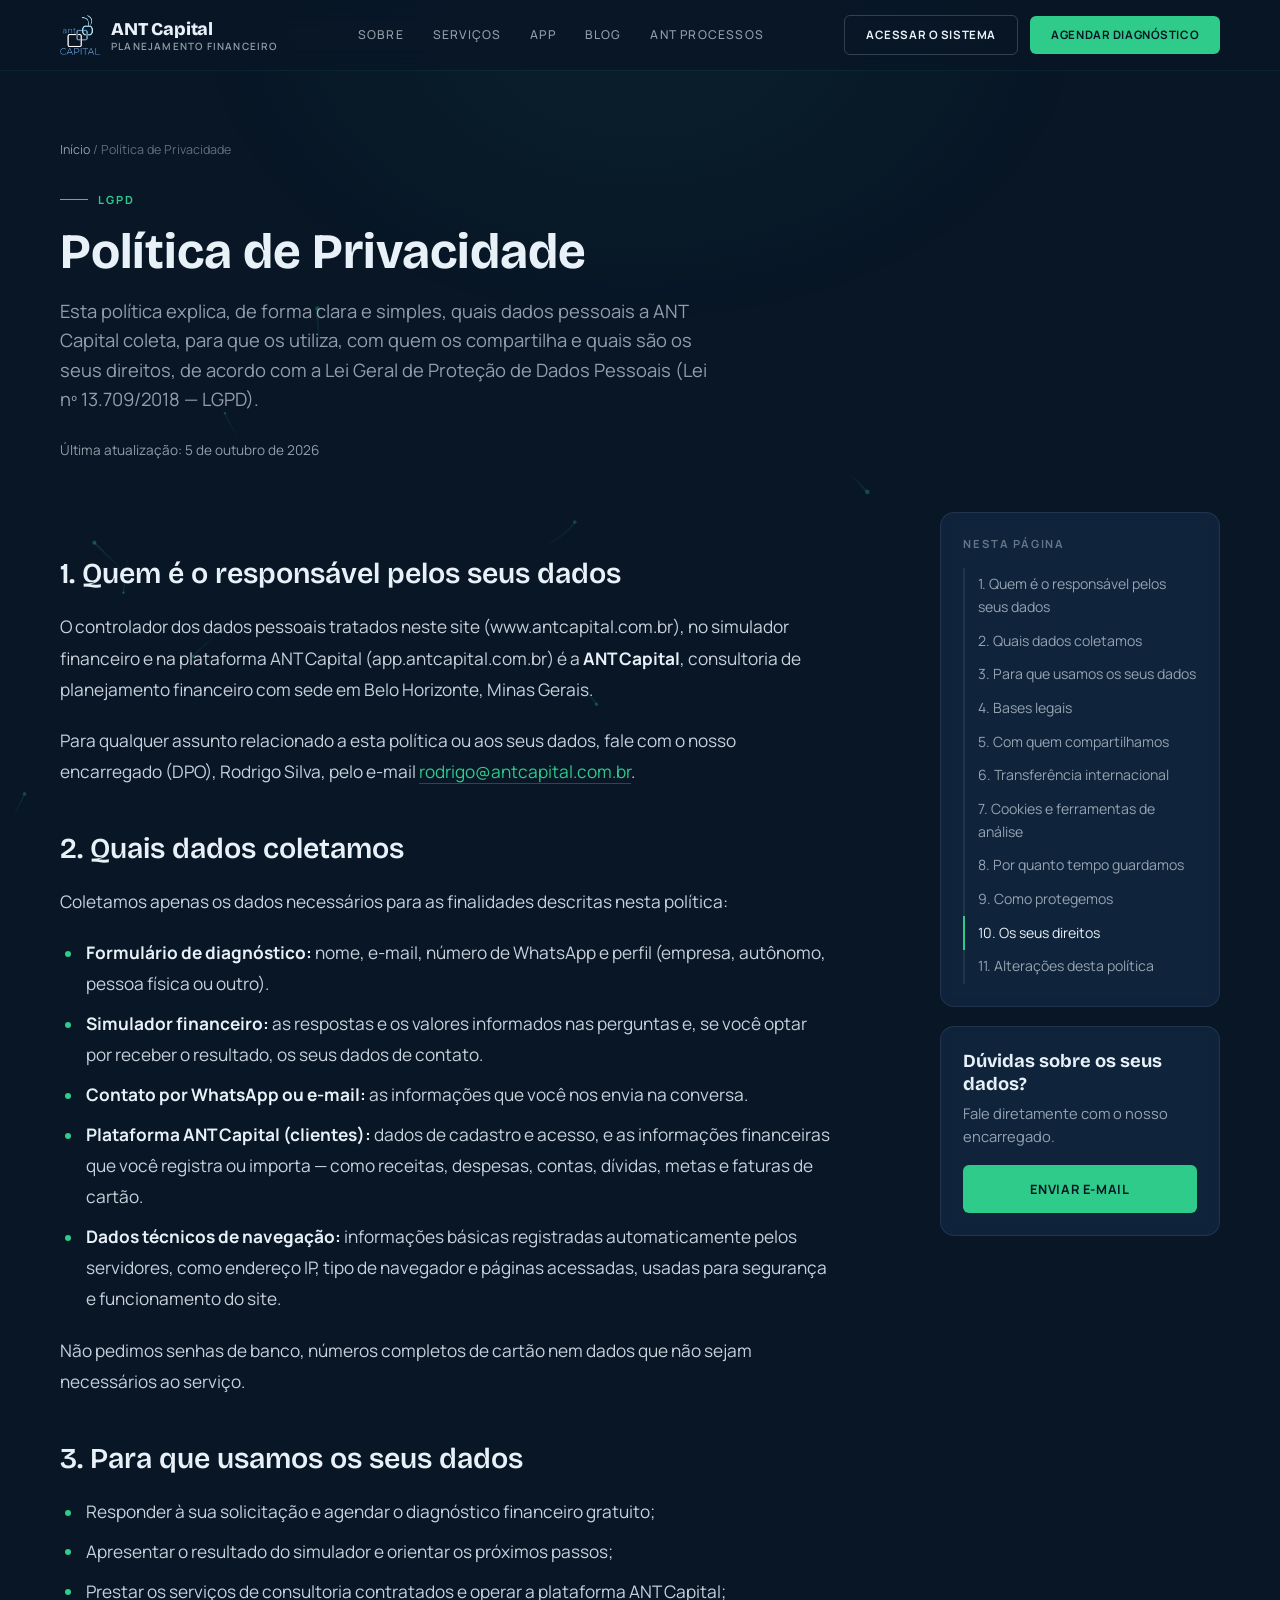
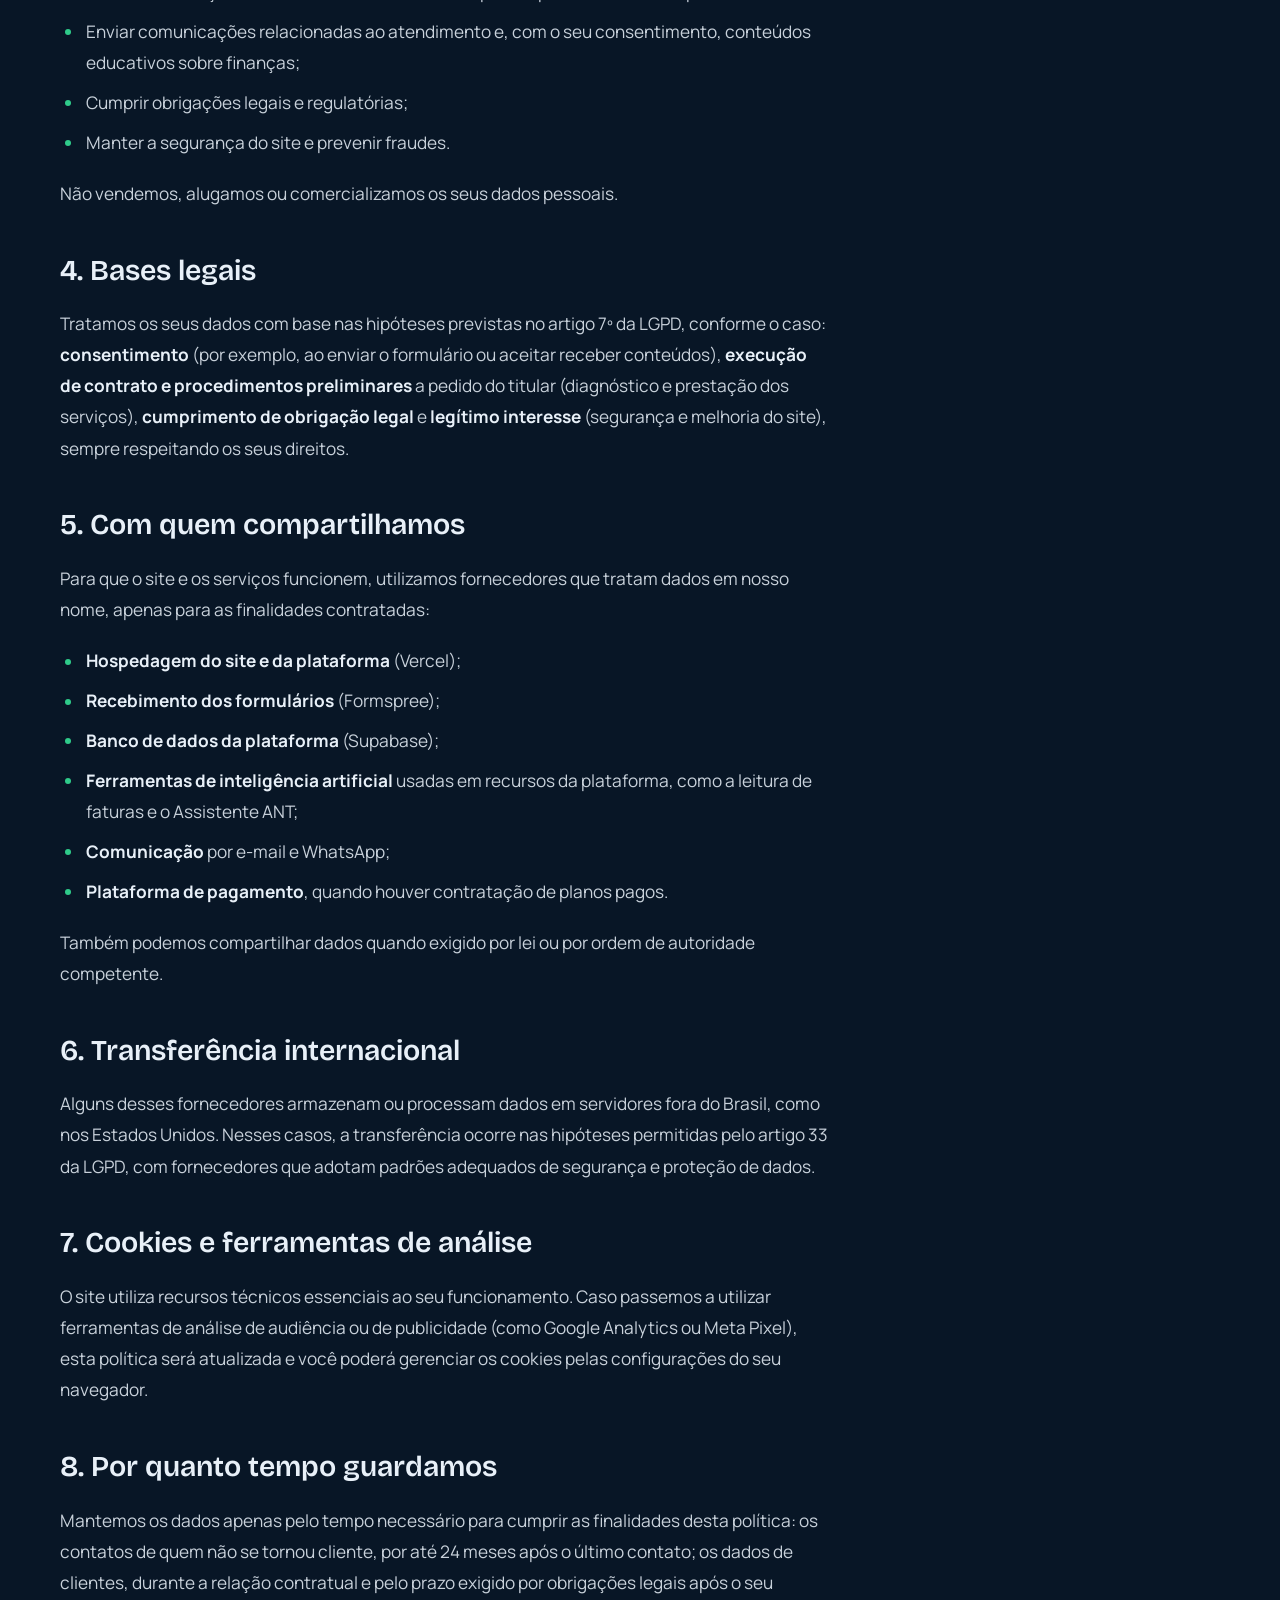
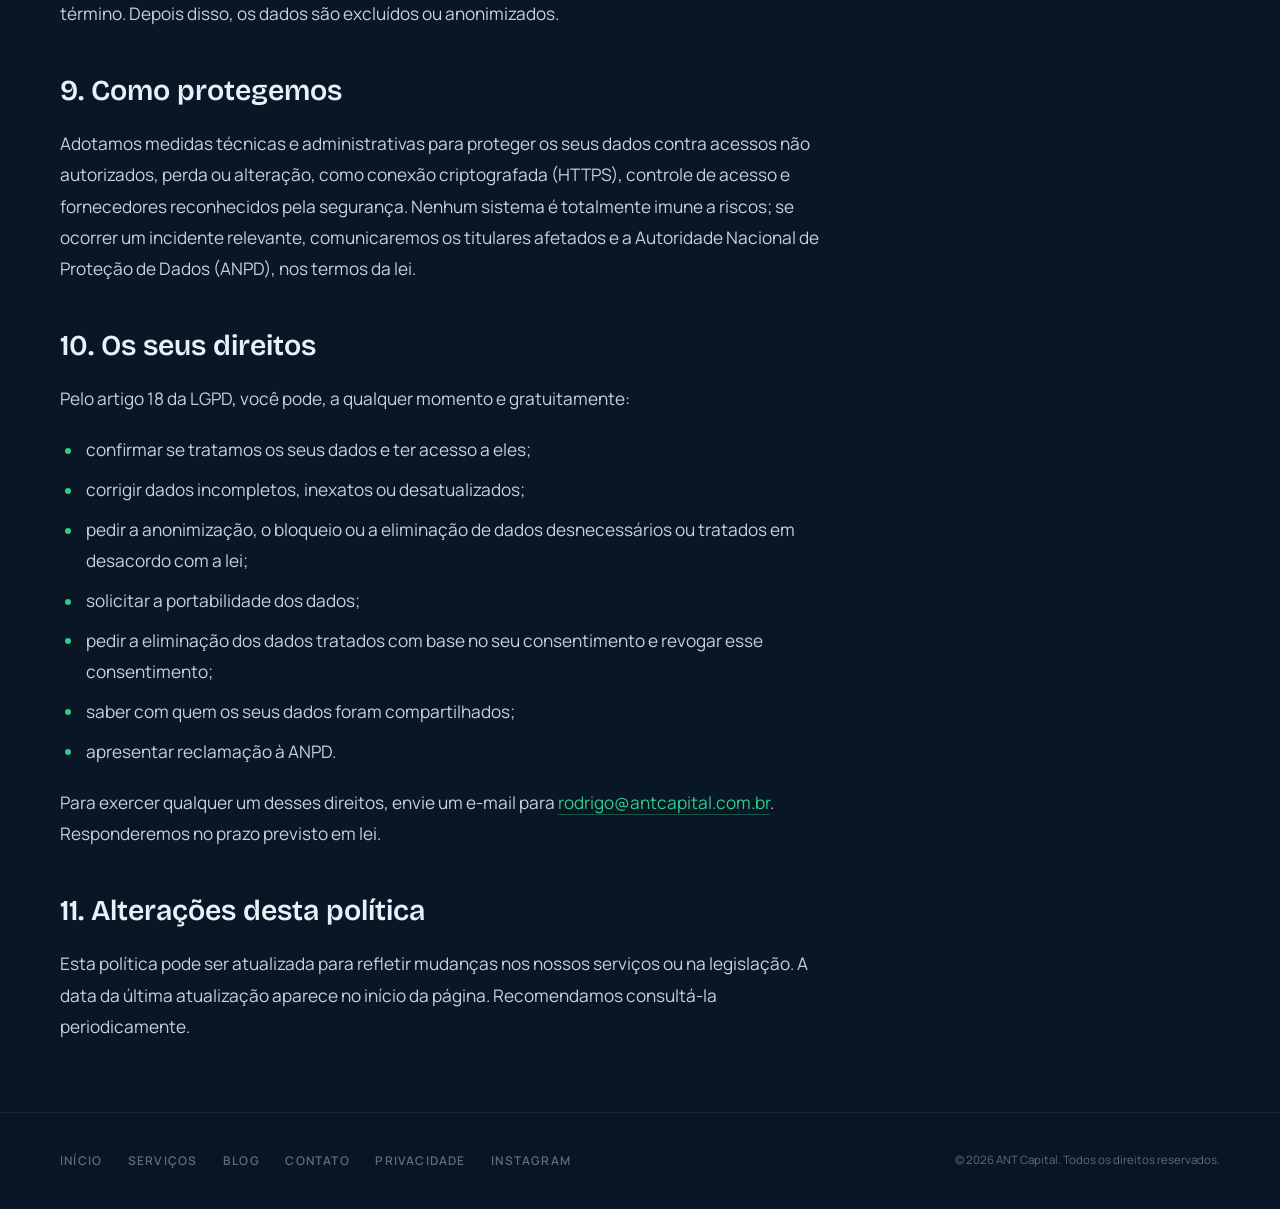
<file: politica-de-privacidade.html>
<!DOCTYPE html>
<html lang="pt-BR">
<head>
  <meta charset="UTF-8" />
  <meta name="viewport" content="width=device-width, initial-scale=1.0" />
  <title>Política de Privacidade | ANT Capital</title>
  <meta name="description" content="Saiba como a ANT Capital coleta, usa, guarda e protege os seus dados pessoais, de acordo com a Lei Geral de Proteção de Dados (LGPD)." />
  <meta name="robots" content="index, follow" />
  <link rel="canonical" href="https://www.antcapital.com.br/politica-de-privacidade.html" />
  <link rel="icon" type="image/png" href="/blog/assets/favicon.png" />
  <link rel="preconnect" href="https://fonts.googleapis.com" />
  <link rel="preconnect" href="https://fonts.gstatic.com" crossorigin />
  <link href="https://fonts.googleapis.com/css2?family=Bricolage+Grotesque:opsz,wght@12..96,500;12..96,600;12..96,700;12..96,800&family=Manrope:wght@400;500;600;700&display=swap" rel="stylesheet" />
  <link rel="stylesheet" href="/blog/assets/blog.css" />
</head>
<body data-page="post">
<canvas id="ants" aria-hidden="true"></canvas>
<div class="glow" aria-hidden="true"></div>

<nav class="nav" aria-label="Principal">
  <div class="container nav-inner">
    <a href="/" class="nav-logo" aria-label="ANT Capital — início">
      <img src="/blog/assets/logo-ant.png" alt="" width="40" height="40" />
      <span class="nav-logo-text">ANT Capital<small>Planejamento financeiro</small></span>
    </a>
    <div class="nav-links">
      <a href="/#sobre">Sobre</a>
      <a href="/#servicos">Serviços</a>
      <a href="/#app">App</a>
      <a href="/blog/">Blog</a>
      <a href="/ant-processos.html">ANT Processos</a>
    </div>
    <div class="nav-cta">
      <a href="https://app.antcapital.com.br" class="btn btn-outline btn-sm">Acessar o Sistema</a>
      <a href="/#contato" class="btn btn-primary btn-sm">Agendar Diagnóstico</a>
    </div>
    <button class="hamburger" id="hamburger" aria-label="Abrir menu" aria-expanded="false"><span></span><span></span><span></span></button>
  </div>
</nav>
<div class="mobile-menu" id="mobileMenu">
  <a href="/#sobre">Sobre</a>
  <a href="/#servicos">Serviços</a>
  <a href="/blog/">Blog</a>
  <a href="/ant-processos.html">ANT Processos</a>
  <a href="https://app.antcapital.com.br" class="btn btn-outline">Acessar o Sistema</a>
  <a href="/#contato" class="btn btn-primary">Agendar Diagnóstico</a>
</div>

<header class="article-head">
  <div class="container">
    <div class="crumbs"><a href="/">Início</a> / Política de Privacidade</div>
    <span class="eyebrow">LGPD</span>
    <h1>Política de Privacidade</h1>
    <p class="lead">Esta política explica, de forma clara e simples, quais dados pessoais a ANT Capital coleta, para que os utiliza, com quem os compartilha e quais são os seus direitos, de acordo com a Lei Geral de Proteção de Dados Pessoais (Lei nº 13.709/2018 — LGPD).</p>
    <div class="byline"><div>Última atualização: 5 de outubro de 2026</div></div>
  </div>
</header>

<main class="container article-wrap">
  <article class="article">

    <h2 id="quem-somos">1. Quem é o responsável pelos seus dados</h2>
    <p>O controlador dos dados pessoais tratados neste site (www.antcapital.com.br), no simulador financeiro e na plataforma ANT Capital (app.antcapital.com.br) é a <strong>ANT Capital</strong>, consultoria de planejamento financeiro com sede em Belo Horizonte, Minas Gerais.</p>
    <p>Para qualquer assunto relacionado a esta política ou aos seus dados, fale com o nosso encarregado (DPO), Rodrigo Silva, pelo e-mail <a href="mailto:rodrigo@antcapital.com.br">rodrigo@antcapital.com.br</a>.</p>

    <h2 id="dados">2. Quais dados coletamos</h2>
    <p>Coletamos apenas os dados necessários para as finalidades descritas nesta política:</p>
    <ul>
      <li><strong>Formulário de diagnóstico:</strong> nome, e-mail, número de WhatsApp e perfil (empresa, autônomo, pessoa física ou outro).</li>
      <li><strong>Simulador financeiro:</strong> as respostas e os valores informados nas perguntas e, se você optar por receber o resultado, os seus dados de contato.</li>
      <li><strong>Contato por WhatsApp ou e-mail:</strong> as informações que você nos envia na conversa.</li>
      <li><strong>Plataforma ANT Capital (clientes):</strong> dados de cadastro e acesso, e as informações financeiras que você registra ou importa — como receitas, despesas, contas, dívidas, metas e faturas de cartão.</li>
      <li><strong>Dados técnicos de navegação:</strong> informações básicas registradas automaticamente pelos servidores, como endereço IP, tipo de navegador e páginas acessadas, usadas para segurança e funcionamento do site.</li>
    </ul>
    <p>Não pedimos senhas de banco, números completos de cartão nem dados que não sejam necessários ao serviço.</p>

    <h2 id="finalidades">3. Para que usamos os seus dados</h2>
    <ul>
      <li>Responder à sua solicitação e agendar o diagnóstico financeiro gratuito;</li>
      <li>Apresentar o resultado do simulador e orientar os próximos passos;</li>
      <li>Prestar os serviços de consultoria contratados e operar a plataforma ANT Capital;</li>
      <li>Enviar comunicações relacionadas ao atendimento e, com o seu consentimento, conteúdos educativos sobre finanças;</li>
      <li>Cumprir obrigações legais e regulatórias;</li>
      <li>Manter a segurança do site e prevenir fraudes.</li>
    </ul>
    <p>Não vendemos, alugamos ou comercializamos os seus dados pessoais.</p>

    <h2 id="bases-legais">4. Bases legais</h2>
    <p>Tratamos os seus dados com base nas hipóteses previstas no artigo 7º da LGPD, conforme o caso: <strong>consentimento</strong> (por exemplo, ao enviar o formulário ou aceitar receber conteúdos), <strong>execução de contrato e procedimentos preliminares</strong> a pedido do titular (diagnóstico e prestação dos serviços), <strong>cumprimento de obrigação legal</strong> e <strong>legítimo interesse</strong> (segurança e melhoria do site), sempre respeitando os seus direitos.</p>

    <h2 id="compartilhamento">5. Com quem compartilhamos</h2>
    <p>Para que o site e os serviços funcionem, utilizamos fornecedores que tratam dados em nosso nome, apenas para as finalidades contratadas:</p>
    <ul>
      <li><strong>Hospedagem do site e da plataforma</strong> (Vercel);</li>
      <li><strong>Recebimento dos formulários</strong> (Formspree);</li>
      <li><strong>Banco de dados da plataforma</strong> (Supabase);</li>
      <li><strong>Ferramentas de inteligência artificial</strong> usadas em recursos da plataforma, como a leitura de faturas e o Assistente ANT;</li>
      <li><strong>Comunicação</strong> por e-mail e WhatsApp;</li>
      <li><strong>Plataforma de pagamento</strong>, quando houver contratação de planos pagos.</li>
    </ul>
    <p>Também podemos compartilhar dados quando exigido por lei ou por ordem de autoridade competente.</p>

    <h2 id="internacional">6. Transferência internacional</h2>
    <p>Alguns desses fornecedores armazenam ou processam dados em servidores fora do Brasil, como nos Estados Unidos. Nesses casos, a transferência ocorre nas hipóteses permitidas pelo artigo 33 da LGPD, com fornecedores que adotam padrões adequados de segurança e proteção de dados.</p>

    <h2 id="cookies">7. Cookies e ferramentas de análise</h2>
    <p>O site utiliza recursos técnicos essenciais ao seu funcionamento. Caso passemos a utilizar ferramentas de análise de audiência ou de publicidade (como Google Analytics ou Meta Pixel), esta política será atualizada e você poderá gerenciar os cookies pelas configurações do seu navegador.</p>

    <h2 id="retencao">8. Por quanto tempo guardamos</h2>
    <p>Mantemos os dados apenas pelo tempo necessário para cumprir as finalidades desta política: os contatos de quem não se tornou cliente, por até 24 meses após o último contato; os dados de clientes, durante a relação contratual e pelo prazo exigido por obrigações legais após o seu término. Depois disso, os dados são excluídos ou anonimizados.</p>

    <h2 id="seguranca">9. Como protegemos</h2>
    <p>Adotamos medidas técnicas e administrativas para proteger os seus dados contra acessos não autorizados, perda ou alteração, como conexão criptografada (HTTPS), controle de acesso e fornecedores reconhecidos pela segurança. Nenhum sistema é totalmente imune a riscos; se ocorrer um incidente relevante, comunicaremos os titulares afetados e a Autoridade Nacional de Proteção de Dados (ANPD), nos termos da lei.</p>

    <h2 id="direitos">10. Os seus direitos</h2>
    <p>Pelo artigo 18 da LGPD, você pode, a qualquer momento e gratuitamente:</p>
    <ul>
      <li>confirmar se tratamos os seus dados e ter acesso a eles;</li>
      <li>corrigir dados incompletos, inexatos ou desatualizados;</li>
      <li>pedir a anonimização, o bloqueio ou a eliminação de dados desnecessários ou tratados em desacordo com a lei;</li>
      <li>solicitar a portabilidade dos dados;</li>
      <li>pedir a eliminação dos dados tratados com base no seu consentimento e revogar esse consentimento;</li>
      <li>saber com quem os seus dados foram compartilhados;</li>
      <li>apresentar reclamação à ANPD.</li>
    </ul>
    <p>Para exercer qualquer um desses direitos, envie um e-mail para <a href="mailto:rodrigo@antcapital.com.br">rodrigo@antcapital.com.br</a>. Responderemos no prazo previsto em lei.</p>

    <h2 id="alteracoes">11. Alterações desta política</h2>
    <p>Esta política pode ser atualizada para refletir mudanças nos nossos serviços ou na legislação. A data da última atualização aparece no início da página. Recomendamos consultá-la periodicamente.</p>

  </article>

  <aside class="aside">
    <div class="aside-card toc-card">
      <h4>Nesta página</h4>
      <nav class="toc" id="toc" aria-label="Sumário"></nav>
    </div>
    <div class="aside-card aside-cta">
      <strong>Dúvidas sobre os seus dados?</strong>
      <p>Fale diretamente com o nosso encarregado.</p>
      <a href="mailto:rodrigo@antcapital.com.br" class="btn btn-primary">Enviar e-mail</a>
    </div>
  </aside>
</main>

<footer class="rodape">
  <div class="container rodape-inner">
    <div class="rodape-links">
      <a href="/">Início</a>
      <a href="/#servicos">Serviços</a>
      <a href="/blog/">Blog</a>
      <a href="/#contato">Contato</a>
      <a href="/politica-de-privacidade.html">Privacidade</a>
      <a href="https://www.instagram.com/antconsultoria/" target="_blank" rel="noopener">Instagram</a>
    </div>
    <div class="rodape-copy">© 2026 ANT Capital. Todos os direitos reservados.</div>
  </div>
</footer>

<script src="/blog/assets/blog.js" defer></script>
</body>
</html>
</file>
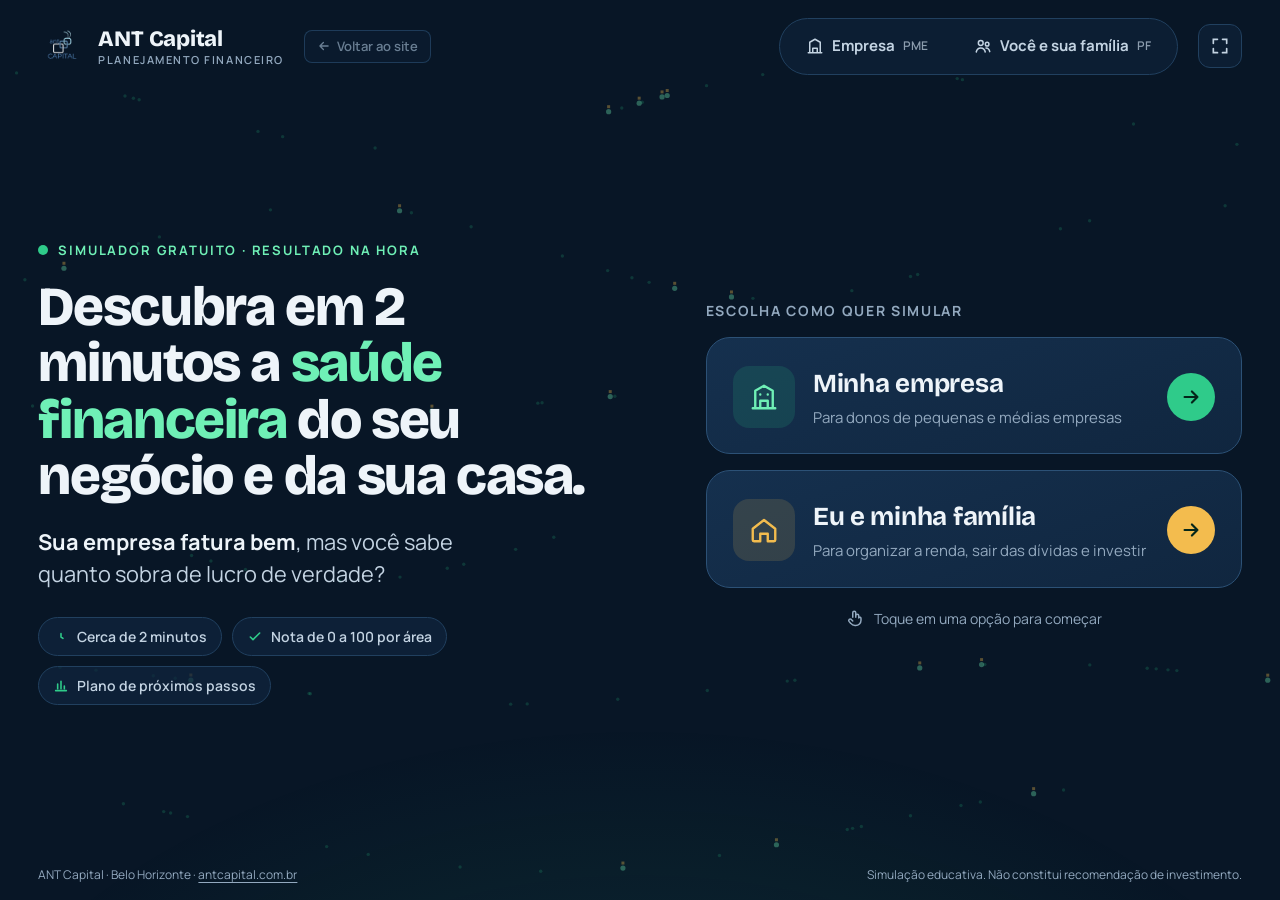
<file: simulador.html>
<!doctype html><html lang="pt-BR"><head><meta charset="utf-8"><meta name="viewport" content="width=device-width,initial-scale=1,viewport-fit=cover">
<title>Simulador Financeiro — ANT Capital</title>
<meta name="description" content="Descubra a saúde financeira da sua empresa ou da sua família em 2 minutos. Simulador gratuito da ANT Capital.">
<link rel="icon" type="image/png" href="[data-uri]">
<link rel="preconnect" href="https://fonts.googleapis.com">
<link rel="preconnect" href="https://fonts.gstatic.com" crossorigin>
<link rel="stylesheet" href="https://fonts.googleapis.com/css2?family=Bricolage+Grotesque:opsz,wght@12..96,500;12..96,700;12..96,800&family=Manrope:wght@400;500;600;700&display=swap">
<style>
:root{
  color-scheme: dark;
  --bg:#081626; --bg2:#0C1E33; --surface:#10263F; --surface2:#15304E;
  --line:#21405F; --line2:#2C5176;
  --text:#EEF4F9; --muted:#93A9BF; --soft:#C3D3E2;
  --green:#2FCB8A; --green-hi:#6FF0B6; --green-deep:#0F5A42;
  --gold:#F3BC4E; --red:#F2706B;
  --display:"Bricolage Grotesque", "Segoe UI", system-ui, sans-serif;
  --body:"Manrope", "Segoe UI", system-ui, -apple-system, sans-serif;
  --r:18px;
}
*{box-sizing:border-box}
html,body{height:100%}
body{margin:0;background:var(--bg);color:var(--text);font-family:var(--body);font-size:16px;line-height:1.5;-webkit-font-smoothing:antialiased;overflow-x:hidden}
button,input{font:inherit;color:inherit}
button{cursor:pointer}
:focus-visible{outline:3px solid var(--green-hi);outline-offset:3px;border-radius:10px}
.num{font-variant-numeric:tabular-nums}

#ants{position:fixed;inset:0;width:100%;height:100%;pointer-events:none;z-index:0}
.glow{position:fixed;inset:auto -20% -40% -20%;height:70%;background:radial-gradient(ellipse at 50% 100%, rgba(47,203,138,.16), transparent 60%);pointer-events:none;z-index:0}

.app{position:relative;z-index:1;min-height:100%;display:flex;flex-direction:column;padding-inline:clamp(16px,3vw,40px)}

/* Header */
header{display:flex;align-items:center;gap:20px;padding-block:18px;flex-wrap:wrap}
.brand{text-align:left;display:flex;align-items:center;gap:12px;background:none;border:0;padding:0;user-select:none}
.mark{width:48px;height:48px;border-radius:0;background:none;display:grid;place-items:center}
.brand-name{font-family:var(--display);font-weight:800;font-size:22px;letter-spacing:-.01em;line-height:1}
.brand-name small{display:block;font-family:var(--body);font-weight:600;font-size:11px;letter-spacing:.14em;text-transform:uppercase;color:var(--muted);margin-top:4px}
.tabs{margin-left:auto;display:flex;gap:6px;background:var(--bg2);border:1px solid var(--line);padding:6px;border-radius:999px}
.tab{border:0;background:transparent;color:var(--soft);padding:10px 20px;border-radius:999px;font-weight:700;font-size:15px;display:flex;align-items:center;gap:8px;transition:background .2s,color .2s}
.tab:hover{color:var(--text)}
.tab[aria-selected="true"]{background:var(--green);color:#04261A}
.tab .t-sub{font-weight:600;opacity:.7;font-size:12px}
.hdr-tools{display:flex;gap:8px}
.icon-btn{width:44px;height:44px;border-radius:12px;border:1px solid var(--line);background:var(--bg2);display:grid;place-items:center;color:var(--soft)}
.icon-btn:hover{border-color:var(--line2);color:var(--text)}

main{flex:1;display:flex;flex-direction:column;justify-content:center;padding-block:12px 28px}
.screen{animation:enter .45s cubic-bezier(.2,.7,.2,1)}
@keyframes enter{from{opacity:0;transform:translateY(14px)}to{opacity:1;transform:none}}

/* Attract */
.attract{display:grid;grid-template-columns:1.15fr 1fr;gap:clamp(24px,4vw,64px);align-items:center;max-width:1240px;margin:0 auto;width:100%}
.eyebrow{display:inline-flex;align-items:center;gap:10px;font-size:13px;font-weight:700;letter-spacing:.14em;text-transform:uppercase;color:var(--green-hi)}
.pulse{width:10px;height:10px;border-radius:50%;background:var(--green);box-shadow:0 0 0 0 rgba(47,203,138,.6);animation:pulse 1.8s infinite}
@keyframes pulse{70%{box-shadow:0 0 0 12px rgba(47,203,138,0)}100%{box-shadow:0 0 0 0 rgba(47,203,138,0)}}
.big{font-family:var(--display);font-weight:800;font-size:clamp(34px,4.3vw,60px);line-height:1.02;letter-spacing:-.025em;margin:18px 0 18px;text-wrap:balance}
.big em{font-style:normal;color:var(--green-hi)}
.rotator{min-height:3.2em;font-size:clamp(18px,1.7vw,22px);color:var(--soft);max-width:34ch;transition:opacity .4s}
.rotator b{color:var(--text)}
.chips{display:flex;flex-wrap:wrap;gap:10px;margin-top:22px}
.chip{border:1px solid var(--line);background:rgba(16,38,63,.7);border-radius:999px;padding:8px 14px;font-size:14px;font-weight:600;color:var(--soft);display:flex;align-items:center;gap:8px}
.chip svg{color:var(--green)}
.counter{margin-top:26px;color:var(--muted);font-size:14px}
.counter b{color:var(--text);font-size:18px}

.choose{display:grid;gap:16px}
.choose-title{font-weight:700;color:var(--muted);font-size:14px;letter-spacing:.12em;text-transform:uppercase}
.path{position:relative;text-align:left;border:1px solid var(--line2);background:linear-gradient(160deg,var(--surface2),var(--surface));border-radius:24px;padding:26px 26px 24px;display:grid;grid-template-columns:auto 1fr auto;gap:18px;align-items:center;transition:transform .2s,border-color .2s,box-shadow .2s;overflow:hidden}
.path:hover,.path:focus-visible{transform:translateY(-3px);border-color:var(--green);box-shadow:0 18px 40px -18px rgba(47,203,138,.45)}
.path-ico{width:62px;height:62px;border-radius:16px;background:rgba(47,203,138,.14);display:grid;place-items:center;color:var(--green-hi)}
.path h3{margin:0;font-family:var(--display);font-size:26px;font-weight:700;letter-spacing:-.01em}
.path p{margin:4px 0 0;color:var(--muted);font-size:15px}
.path .go{width:48px;height:48px;border-radius:50%;background:var(--green);color:#04261A;display:grid;place-items:center}
.path.pf .path-ico{background:rgba(243,188,78,.14);color:var(--gold)}
.path.pf:hover,.path.pf:focus-visible{border-color:var(--gold);box-shadow:0 18px 40px -18px rgba(243,188,78,.4)}
.path.pf .go{background:var(--gold)}
.touch{display:flex;align-items:center;gap:10px;color:var(--muted);font-size:14px;justify-content:center;margin-top:4px}

/* Common flow */
.flow{max-width:1120px;width:100%;margin:0 auto}
.flow-top{display:flex;align-items:center;gap:16px;margin-bottom:26px;flex-wrap:wrap}
.back{border:1px solid var(--line);background:var(--bg2);color:var(--soft);border-radius:12px;padding:10px 16px;font-weight:600;display:flex;align-items:center;gap:8px}
.back:hover{color:var(--text);border-color:var(--line2)}
.steps{flex:1;display:flex;gap:6px;min-width:200px}
.steps i{flex:1;height:6px;border-radius:6px;background:var(--line)}
.steps i.done{background:var(--green)}
.steps i.now{background:linear-gradient(90deg,var(--green) 50%,var(--line) 50%)}
.step-label{color:var(--muted);font-weight:600;font-size:14px;white-space:nowrap}
.kicker{font-size:13px;font-weight:700;letter-spacing:.14em;text-transform:uppercase;color:var(--green-hi)}
.h2{font-family:var(--display);font-weight:700;font-size:clamp(28px,3.4vw,44px);line-height:1.08;letter-spacing:-.02em;margin:8px 0 8px;text-wrap:balance}
.lead{color:var(--soft);font-size:17px;margin:0 0 24px;max-width:60ch}

/* Numbers */
.sliders{display:grid;grid-template-columns:repeat(auto-fit,minmax(min(100%,320px),1fr));gap:14px}
.sl{border:1px solid var(--line);background:rgba(16,38,63,.85);border-radius:var(--r);padding:18px 20px}
.sl-head{display:flex;justify-content:space-between;gap:12px;align-items:baseline}
.sl label{font-weight:700;font-size:15px}
.sl .hint{color:var(--muted);font-size:13px;margin-top:2px}
.sl-val{display:flex;align-items:center;gap:10px;margin:12px 0 8px}
.sl-val output{font-family:var(--display);font-weight:700;font-size:30px;letter-spacing:-.01em;flex:1}
.step-btn{width:40px;height:40px;border-radius:12px;border:1px solid var(--line2);background:var(--surface2);font-size:22px;font-weight:700;line-height:1;display:grid;place-items:center}
.step-btn:hover{border-color:var(--green)}
input[type=range]{-webkit-appearance:none;appearance:none;width:100%;height:30px;background:transparent}
input[type=range]::-webkit-slider-runnable-track{height:8px;border-radius:8px;background:linear-gradient(90deg,var(--green) var(--p,50%),var(--line) var(--p,50%))}
input[type=range]::-moz-range-track{height:8px;border-radius:8px;background:linear-gradient(90deg,var(--green) var(--p,50%),var(--line) var(--p,50%))}
input[type=range]::-webkit-slider-thumb{-webkit-appearance:none;width:28px;height:28px;border-radius:50%;background:var(--text);border:5px solid var(--green);margin-top:-10px;box-shadow:0 4px 12px rgba(0,0,0,.4)}
input[type=range]::-moz-range-thumb{width:18px;height:18px;border-radius:50%;background:var(--text);border:5px solid var(--green)}
.live{display:flex;flex-wrap:wrap;gap:10px;margin-top:18px}
.live span{border-radius:999px;padding:8px 14px;background:var(--bg2);border:1px solid var(--line);font-size:14px;color:var(--soft)}
.live b{color:var(--text)}
.cta-row{display:flex;justify-content:flex-end;align-items:center;gap:16px;margin-top:24px;flex-wrap:wrap}
.privacy{color:var(--muted);font-size:13px;margin-right:auto;display:flex;align-items:center;gap:8px}
.btn{border:0;border-radius:14px;padding:16px 26px;font-weight:800;font-size:17px;display:inline-flex;align-items:center;gap:10px;background:var(--green);color:#04261A;transition:transform .15s,box-shadow .2s}
.btn:hover{transform:translateY(-2px);box-shadow:0 12px 28px -12px rgba(47,203,138,.7)}
.btn.ghost{background:transparent;color:var(--text);border:1px solid var(--line2)}
.btn.ghost:hover{box-shadow:none;border-color:var(--green)}

/* Question */
.q{display:grid;grid-template-columns:1fr 1fr;gap:clamp(24px,4vw,56px);align-items:center}
.q .h2{font-size:clamp(28px,3.2vw,42px)}
.q-why{color:var(--muted);font-size:15px;max-width:44ch}
.opts{display:grid;gap:12px}
.opt{text-align:left;display:grid;grid-template-columns:auto 1fr;gap:16px;align-items:center;padding:20px 22px;border-radius:var(--r);border:1px solid var(--line2);background:rgba(16,38,63,.9);font-size:17px;font-weight:600;transition:border-color .15s,background .15s,transform .15s}
.opt:hover{border-color:var(--green);transform:translateX(4px)}
.opt .k{width:36px;height:36px;border-radius:10px;border:1px solid var(--line2);display:grid;place-items:center;font-weight:800;color:var(--muted);font-size:15px}
.opt.sel{border-color:var(--green);background:rgba(47,203,138,.14)}
.opt.sel .k{background:var(--green);color:#04261A;border-color:var(--green)}

/* Calc */
.calc{text-align:center;max-width:560px;margin:0 auto}
.spinner{width:92px;height:92px;margin:0 auto 26px;border-radius:50%;border:6px solid var(--line);border-top-color:var(--green);animation:spin 1s linear infinite}
@keyframes spin{to{transform:rotate(360deg)}}
.calc ul{list-style:none;padding:0;margin:22px 0 0;display:grid;gap:10px;text-align:left}
.calc li{padding:12px 16px;border-radius:12px;background:var(--bg2);border:1px solid var(--line);color:var(--muted);display:flex;gap:10px;align-items:center;transition:color .3s,border-color .3s}
.calc li.ok{color:var(--text);border-color:var(--green-deep)}
.calc li .dot{width:10px;height:10px;border-radius:50%;background:var(--line2)}
.calc li.ok .dot{background:var(--green)}

/* Result */
.res{display:grid;grid-template-columns:minmax(0,1.05fr) minmax(0,1fr);gap:18px}
.card{border:1px solid var(--line);background:rgba(16,38,63,.9);border-radius:22px;padding:24px}
.hero-res{display:grid;grid-template-columns:auto 1fr;gap:24px;align-items:center}
.gauge{position:relative;width:210px;max-width:100%}
.gauge svg{display:block;width:100%;height:auto}
.gauge .g-num{position:absolute;left:0;right:0;bottom:6px;text-align:center}
.gauge .g-num b{font-family:var(--display);font-size:56px;font-weight:800;line-height:1;letter-spacing:-.03em}
.gauge .g-num span{display:block;color:var(--muted);font-size:13px;font-weight:600;letter-spacing:.1em;text-transform:uppercase}
.badge{display:inline-flex;align-items:center;gap:8px;border-radius:999px;padding:6px 12px;font-size:13px;font-weight:800;letter-spacing:.06em;text-transform:uppercase}
.res-title{font-family:var(--display);font-size:clamp(26px,2.8vw,36px);font-weight:700;line-height:1.1;margin:10px 0 8px;letter-spacing:-.02em}
.res-desc{color:var(--soft);margin:0;font-size:16px}
.pillars{display:grid;gap:14px}
.pillars h4,.card h4{margin:0 0 4px;font-size:13px;letter-spacing:.14em;text-transform:uppercase;color:var(--muted);font-weight:700}
.pl{display:grid;grid-template-columns:130px 1fr 48px;gap:12px;align-items:center;font-size:15px;font-weight:600}
.bar{height:12px;border-radius:12px;background:var(--line);overflow:hidden}
.bar i{display:block;height:100%;border-radius:12px;width:0;transition:width 1.1s cubic-bezier(.2,.7,.2,1)}
.pl .v{text-align:right;font-weight:800}
.span2{grid-column:1/-1}
.kpis{display:grid;grid-template-columns:repeat(3,1fr);gap:12px;margin-top:14px}
.kpi{background:var(--bg2);border:1px solid var(--line);border-radius:14px;padding:14px 16px}
.kpi span{display:block;color:var(--muted);font-size:13px;font-weight:600}
.kpi b{font-family:var(--display);font-size:24px;font-weight:700;letter-spacing:-.01em}
.kpi small{display:block;color:var(--muted);font-size:12px}
.ins{display:grid;gap:12px;margin-top:12px}
.in{display:grid;grid-template-columns:auto 1fr;gap:14px;padding:14px 16px;border-radius:14px;background:var(--bg2);border:1px solid var(--line)}
.in .sev{width:10px;border-radius:6px}
.in b{display:block;font-size:16px;margin-bottom:2px}
.in p{margin:0;color:var(--soft);font-size:14.5px}
.in p.ant{color:var(--green-hi);margin-top:6px;font-weight:600}
.chart svg{width:100%;height:auto;display:block}
.chart-legend{display:flex;gap:16px;flex-wrap:wrap;font-size:13px;color:var(--soft);margin-top:8px}
.chart-legend i{display:inline-block;width:14px;height:4px;border-radius:3px;vertical-align:middle;margin-right:6px}
.note{color:var(--muted);font-size:12px;margin-top:8px}
.bigmoney{font-family:var(--display);font-size:clamp(34px,4vw,48px);font-weight:800;color:var(--green-hi);letter-spacing:-.02em;line-height:1.05;margin:6px 0}

.lead-card{display:grid;grid-template-columns:1fr 1.2fr;gap:24px;align-items:center;background:linear-gradient(135deg,#123A33,#10263F 60%);border-color:var(--green-deep)}
.lead-card h3{font-family:var(--display);font-size:clamp(24px,2.4vw,30px);margin:6px 0 6px;line-height:1.1;letter-spacing:-.01em}
.lead-card p{margin:0;color:var(--soft)}
form.lf{display:grid;grid-template-columns:1fr 1fr;gap:10px}
.fld{display:grid;gap:4px}
.fld label{font-size:13px;font-weight:700;color:var(--soft)}
.fld input{background:var(--bg);border:1px solid var(--line2);border-radius:12px;padding:14px 14px;font-size:17px}
.fld input:focus{border-color:var(--green);outline:none}
.consent{grid-column:1/-1;display:flex;gap:10px;align-items:flex-start;font-size:13px;color:var(--muted)}
.consent input{width:20px;height:20px;accent-color:var(--green);margin-top:1px;flex-shrink:0}
form.lf .btn{grid-column:1/-1;justify-content:center}
.ferr{grid-column:1/-1;color:var(--gold);font-size:14px;min-height:1em;margin:0}
.thanks{text-align:center;padding:10px}
.thanks b{font-family:var(--display);font-size:26px;display:block;margin-bottom:4px}
.end-row{display:flex;gap:12px;flex-wrap:wrap;justify-content:center;margin-top:6px}
.auto-note{text-align:center;color:var(--muted);font-size:13px;margin-top:10px}

/* Overlay */
.ov{position:fixed;inset:0;z-index:20;background:rgba(4,12,22,.78);backdrop-filter:blur(6px);display:grid;place-items:center;padding:16px}
.ov-box{background:var(--surface);border:1px solid var(--line2);border-radius:24px;padding:30px;max-width:460px;width:100%;text-align:center}
.ov-box h3{font-family:var(--display);font-size:28px;margin:0 0 8px}
.ov-box p{color:var(--soft);margin:0 0 20px}
.ov-count{font-family:var(--display);font-size:64px;font-weight:800;color:var(--green-hi);line-height:1;margin-bottom:10px}
.admin{max-width:900px;text-align:left}
.admin .tbl{max-height:50vh;overflow:auto;border:1px solid var(--line);border-radius:12px;margin:14px 0}
.admin table{width:100%;border-collapse:collapse;font-size:14px}
.admin th,.admin td{padding:10px 12px;border-bottom:1px solid var(--line);text-align:left;white-space:nowrap}
.admin th{color:var(--muted);font-weight:700;font-size:12px;text-transform:uppercase;letter-spacing:.08em;position:sticky;top:0;background:var(--surface)}
.admin textarea{width:100%;height:90px;background:var(--bg);color:var(--soft);border:1px solid var(--line);border-radius:10px;font-size:12px;padding:8px}

footer{padding-block:0 16px;color:var(--muted);font-size:12px;display:flex;justify-content:space-between;gap:12px;flex-wrap:wrap}

@media (max-width:900px){
  .attract,.q,.res,.lead-card{grid-template-columns:1fr}
  .hero-res{grid-template-columns:1fr;justify-items:center;text-align:center}
  .tabs{margin-left:0;order:3;width:100%;justify-content:center}
  .tab{flex:1;justify-content:center;padding:10px 12px}
  .tab .t-sub{display:none}
  .hdr-tools{margin-left:auto}
  .kpis{grid-template-columns:1fr}
  .pl{grid-template-columns:100px 1fr 40px}
  form.lf{grid-template-columns:1fr}
}
@media (prefers-reduced-motion:reduce){
  *,*::before,*::after{animation:none!important;transition:none!important}
}
</style>

</head><body>
<canvas id="ants" aria-hidden="true"></canvas>
<div class="glow" aria-hidden="true"></div>

<div class="app">
  <header>
    <button class="brand" id="brand" aria-label="ANT Capital — voltar ao início">
      <span class="mark" aria-hidden="true"><img src="[data-uri]" alt="" style="width:48px;height:auto;object-fit:contain;"></span>
      <span class="brand-name">ANT Capital<small>Planejamento financeiro</small></span>
    </button>
    <a href="index.html" class="back-site" style="display:inline-flex;align-items:center;gap:6px;font-size:13px;font-weight:600;color:rgba(147,169,191,.7);text-decoration:none;border:1px solid rgba(33,64,95,.9);border-radius:8px;padding:6px 12px;background:rgba(12,30,51,.6);transition:color .2s,border-color .2s" onmouseover="this.style.color='#EEF4F9';this.style.borderColor='#2C5176'" onmouseout="this.style.color='rgba(147,169,191,.7)';this.style.borderColor='rgba(33,64,95,.9)'"><svg width="14" height="14" viewBox="0 0 24 24" fill="none" stroke="currentColor" stroke-width="2.2" stroke-linecap="round" stroke-linejoin="round" aria-hidden="true"><path d="M19 12H5M11 6l-6 6 6 6"/></svg>Voltar ao site</a><nav class="tabs" role="tablist" aria-label="Tipo de simulação">
      <button class="tab" role="tab" id="tab-pme" aria-selected="false" data-flow="pme">
        <svg width="18" height="18" viewBox="0 0 24 24" fill="none" stroke="currentColor" stroke-width="2" stroke-linecap="round" stroke-linejoin="round" aria-hidden="true"><path d="M3 21h18M5 21V7l7-4 7 4v14M9 21v-6h6v6"/></svg>
        Empresa <span class="t-sub">PME</span>
      </button>
      <button class="tab" role="tab" id="tab-pf" aria-selected="false" data-flow="pf">
        <svg width="18" height="18" viewBox="0 0 24 24" fill="none" stroke="currentColor" stroke-width="2" stroke-linecap="round" stroke-linejoin="round" aria-hidden="true"><circle cx="9" cy="8" r="3.2"/><path d="M3 20c.6-3.5 3-5.5 6-5.5s5.4 2 6 5.5"/><circle cx="17.5" cy="9.5" r="2.4"/><path d="M16 14.6c2.6.1 4.4 1.9 5 4.9"/></svg>
        Você e sua família <span class="t-sub">PF</span>
      </button>
    </nav>
    <div class="hdr-tools">
      <button class="icon-btn" id="fs" title="Tela cheia" aria-label="Tela cheia">
        <svg width="20" height="20" viewBox="0 0 24 24" fill="none" stroke="currentColor" stroke-width="2" stroke-linecap="round" aria-hidden="true"><path d="M4 9V4h5M20 9V4h-5M4 15v5h5M20 15v5h-5"/></svg>
      </button>
    </div>
  </header>

  <main id="stage" aria-live="polite"></main>

  <footer>
    <span>ANT Capital · Belo Horizonte · <a href="https://www.antcapital.com.br" style="color:inherit;text-decoration:underline;text-underline-offset:3px">antcapital.com.br</a></span>
    <span>Simulação educativa. Não constitui recomendação de investimento.</span>
  </footer>
</div>

<div id="overlay"></div>

<script>
(function(){
"use strict";

/* ---------- utilidades ---------- */
var BRL = new Intl.NumberFormat('pt-BR',{style:'currency',currency:'BRL',maximumFractionDigits:0});
function brl(v){ return BRL.format(Math.round(v)); }
function pct(v,d){ return (v*100).toFixed(d==null?0:d).replace('.',',') + '%'; }
function clamp(v,a,b){ return Math.max(a,Math.min(b,v)); }
function lin(v,lo,hi){ return clamp((v-lo)/(hi-lo),0,1)*100; }
function scale(segs){ var out=[]; segs.forEach(function(s){ for(var v=s[0]; v<=s[1]+1e-9; v+=s[2]) out.push(Math.round(v)); }); return out.filter(function(v,i,a){return a.indexOf(v)===i;}); }
function el(tag, cls, html){ var e=document.createElement(tag); if(cls) e.className=cls; if(html!=null) e.innerHTML=html; return e; }
function esc(s){ return String(s).replace(/[&<>"']/g,function(c){return {'&':'&amp;','<':'&lt;','>':'&gt;','"':'&quot;',"'":'&#39;'}[c];}); }
function store(k,v){ try{ if(v===undefined){ var r=localStorage.getItem(k); return r?JSON.parse(r):null; } localStorage.setItem(k,JSON.stringify(v)); }catch(e){ return null; } }

var ICON_ARROW = '<svg width="22" height="22" viewBox="0 0 24 24" fill="none" stroke="currentColor" stroke-width="2.4" stroke-linecap="round" stroke-linejoin="round" aria-hidden="true"><path d="M5 12h14M13 6l6 6-6 6"/></svg>';
var ICON_BACK = '<svg width="18" height="18" viewBox="0 0 24 24" fill="none" stroke="currentColor" stroke-width="2.2" stroke-linecap="round" stroke-linejoin="round" aria-hidden="true"><path d="M19 12H5M11 6l-6 6 6 6"/></svg>';
var ICON_LOCK = '<svg width="16" height="16" viewBox="0 0 24 24" fill="none" stroke="currentColor" stroke-width="2" stroke-linecap="round" aria-hidden="true"><rect x="5" y="11" width="14" height="10" rx="2"/><path d="M8 11V8a4 4 0 0 1 8 0v3"/></svg>';

/* ---------- conteúdo ---------- */
var FLOWS = {
  pme: {
    name:'Empresa', tag:'PME',
    numTitle:'Os números da sua empresa',
    numLead:'Valores aproximados por mês já bastam. Arraste ou use os botões + e −.',
    nums:[
      {id:'fat',   label:'Faturamento mensal',        hint:'Média do que entra por mês', vals:scale([[5000,50000,2500],[55000,200000,5000],[210000,1000000,10000]]), def:80000},
      {id:'cus',   label:'Custos e despesas',         hint:'Fornecedores, folha, aluguel, impostos (sem o seu pró-labore)', vals:scale([[2500,50000,2500],[55000,200000,5000],[210000,1000000,10000]]), def:60000},
      {id:'pro',   label:'Sua retirada (pró-labore)', hint:'Quanto você tira da empresa por mês', vals:scale([[0,20000,500],[21000,60000,1000]]), def:8000},
      {id:'par',   label:'Parcelas de empréstimos',   hint:'Financiamentos e capital de giro por mês', vals:scale([[0,20000,250],[21000,100000,1000]]), def:3000},
      {id:'cai',   label:'Dinheiro em caixa hoje',    hint:'Saldo disponível nas contas da empresa', vals:scale([[0,50000,1000],[55000,500000,5000],[520000,2000000,20000]]), def:30000}
    ],
    qs:[
      {p:'Gestão', t:'O dinheiro da empresa e o seu dinheiro pessoal ficam separados?', w:'Misturar as contas é a causa mais comum de "a empresa vende bem, mas o dinheiro some".',
        o:[['Sim, com contas separadas e pró-labore fixo',100],['Contas separadas, mas retiro quando preciso',45],['Está tudo junto',0]]},
      {p:'Gestão', t:'Você recebe todo mês o resultado da empresa (DRE) e usa para decidir?', w:'A DRE mostra se a empresa dá lucro de verdade, não só se entra dinheiro.',
        o:[['Sim, recebo e uso nas decisões',100],['Recebo do contador, mas não uso',45],['Não recebo',0]]},
      {p:'Caixa', t:'Você sabe quanto vai entrar e sair do caixa nos próximos 90 dias?', w:'Fluxo de caixa projetado é o que evita surpresas e empréstimos caros.',
        o:[['Sim, tenho isso atualizado',100],['Tenho uma noção de cabeça',40],['Não sei',0]]},
      {p:'Lucratividade', t:'Seu preço de venda é calculado com base nos custos e na margem desejada?', w:'Preço copiado da concorrência pode esconder produtos que dão prejuízo.',
        o:[['Sim, tenho formação de preço',100],['Olho a concorrência e ajusto',40],['Nunca revisei',0]]},
      {p:'Planejamento', t:'A empresa tem metas e um orçamento escrito para os próximos 12 meses?', w:'Sem orçamento, cada mês vira uma surpresa.',
        o:[['Sim, escrito e acompanhado',100],['Tenho metas na cabeça',40],['Não tenho',0]]},
      {p:'Planejamento', t:'No último ano você revisou com o contador se o regime tributário é o melhor?', w:'Escolher o regime certo pode reduzir bastante o imposto pago.',
        o:[['Sim, revisamos',100],['Acho que o contador acompanha',45],['Nunca revisei',0]]}
    ]
  },
  pf: {
    name:'Você e sua família', tag:'PF',
    numTitle:'Os números da sua casa',
    numLead:'Valores aproximados por mês já bastam. Pode ser só você ou a renda da família.',
    nums:[
      {id:'ren', label:'Renda líquida mensal',      hint:'O que cai na conta, somando a família', vals:scale([[1000,20000,250],[20500,60000,500],[61000,150000,1000]]), def:9000},
      {id:'gas', label:'Gastos do mês',             hint:'Moradia, mercado, escola, lazer, cartão (sem parcelas de dívidas)', vals:scale([[500,20000,250],[20500,60000,500],[61000,150000,1000]]), def:6500},
      {id:'par', label:'Parcelas de dívidas',       hint:'Empréstimos, financiamentos, carnês', vals:scale([[0,10000,100],[10250,40000,250]]), def:1200},
      {id:'res', label:'Reserva guardada',          hint:'Dinheiro que você pode usar se precisar', vals:scale([[0,20000,500],[21000,200000,1000],[205000,1000000,5000]]), def:5000},
      {id:'inv', label:'Quanto investe por mês',    hint:'O que você guarda com regularidade', vals:scale([[0,5000,50],[5100,30000,100]]), def:300}
    ],
    qs:[
      {p:'Controle', t:'Você sabe para onde vai o seu dinheiro todo mês?', w:'Quem acompanha os gastos costuma encontrar de 10% a 20% de desperdício.',
        o:[['Sim, anoto ou uso um app',100],['Mais ou menos',40],['Não faço ideia',0]]},
      {p:'Dívidas em dia', t:'Nos últimos 6 meses você usou cheque especial ou pagou só o mínimo do cartão?', w:'Esses são os juros mais caros do Brasil, podendo passar de 400% ao ano.',
        o:[['Nunca',100],['Uma ou duas vezes',40],['Com frequência',0]]},
      {p:'Investimentos', t:'Onde fica o dinheiro que você guarda?', w:'Dinheiro parado na conta perde para a inflação.',
        o:[['Investido, com objetivo definido',100],['Na poupança ou na conta',40],['Não consigo guardar',0]]},
      {p:'Futuro', t:'Você tem metas financeiras com valor e prazo definidos?', w:'Meta sem número e sem data vira só um desejo.',
        o:[['Sim, com valor e prazo',100],['Tenho ideias, sem números',40],['Não tenho',0]]},
      {p:'Futuro', t:'Você já calculou quanto precisa juntar para se aposentar com tranquilidade?', w:'Quanto antes o cálculo, menor o esforço mensal.',
        o:[['Sim, e estou no caminho',100],['Penso nisso, mas nunca calculei',35],['Nunca pensei',0]]},
      {p:'Futuro', t:'Se a sua renda parar, a família está protegida (seguro de vida, plano de saúde)?', w:'Proteção é o alicerce de qualquer plano financeiro.',
        o:[['Sim, estamos protegidos',100],['Em parte',50],['Não',0]]}
    ]
  }
};

var ROTATE = [
  '<b>Sua empresa fatura bem</b>, mas você sabe quanto sobra de lucro de verdade?',
  'Se a renda parasse hoje, <b>quantos meses a sua família aguenta?</b>',
  'Se a empresa parasse por 3 meses, <b>o caixa segura?</b>',
  '<b>Quanto você teria em 10 anos</b> investindo com um plano?',
  'O seu dinheiro pessoal e o da empresa <b>ainda estão misturados?</b>'
];

/* ---------- estado ---------- */
var S = { screen:'attract', flow:null, nums:{}, ans:[], qi:0, result:null, leadSaved:false };
var stage = document.getElementById('stage');
var overlay = document.getElementById('overlay');
var rotTimer = null, calcTimers = [];

function setTabs(){
  ['pme','pf'].forEach(function(f){ document.getElementById('tab-'+f).setAttribute('aria-selected', S.flow===f && S.screen!=='attract' ? 'true':'false'); });
}
function clearTimers(){ if(rotTimer){clearInterval(rotTimer);rotTimer=null;} calcTimers.forEach(clearTimeout); calcTimers=[]; }
function show(node){ clearTimers(); stage.innerHTML=''; node.classList.add('screen'); stage.appendChild(node); setTabs(); window.scrollTo(0,0); }

/* ---------- tela de abertura ---------- */
function todayKey(){ var d=new Date(); return 'ant_sim_'+d.getFullYear()+'-'+(d.getMonth()+1)+'-'+d.getDate(); }
function countToday(){ return store(todayKey()) || 0; }

function renderAttract(){
  S.screen='attract'; S.flow=null; S.result=null; S.leadSaved=false;
  var n = countToday();
  var w = el('section','attract');
  w.innerHTML =
    '<div>' +
      '<span class="eyebrow"><span class="pulse" aria-hidden="true"></span>Simulador gratuito · resultado na hora</span>' +
      '<h1 class="big">Descubra em 2 minutos a <em>saúde financeira</em> do seu negócio e da sua casa.</h1>' +
      '<p class="rotator" id="rot">'+ROTATE[0]+'</p>' +
      '<div class="chips">' +
        chip('M12 7v5l3 2','Cerca de 2 minutos') + chip('M5 12l4 4 10-10','Nota de 0 a 100 por área') + chip('M4 19h16M7 16V9M12 16V5M17 16v-4','Plano de próximos passos') +
      '</div>' +
      (n>0 ? '<p class="counter"><b class="num">'+n+'</b> '+(n===1?'pessoa já fez':'pessoas já fizeram')+' o simulado hoje neste stand</p>' : '') +
    '</div>' +
    '<div class="choose">' +
      '<span class="choose-title">Escolha como quer simular</span>' +
      pathCard('pme','Minha empresa','Para donos de pequenas e médias empresas', '<svg width="30" height="30" viewBox="0 0 24 24" fill="none" stroke="currentColor" stroke-width="1.9" stroke-linecap="round" stroke-linejoin="round"><path d="M3 21h18M5 21V7l7-4 7 4v14M9 21v-6h6v6M9 10h.01M15 10h.01"/></svg>') +
      pathCard('pf','Eu e minha família','Para organizar a renda, sair das dívidas e investir', '<svg width="30" height="30" viewBox="0 0 24 24" fill="none" stroke="currentColor" stroke-width="1.9" stroke-linecap="round" stroke-linejoin="round"><path d="M3 11l9-7 9 7v9a1 1 0 0 1-1 1h-5v-6H9v6H4a1 1 0 0 1-1-1z"/></svg>') +
      '<p class="touch"><svg width="18" height="18" viewBox="0 0 24 24" fill="none" stroke="currentColor" stroke-width="2" stroke-linecap="round" aria-hidden="true"><path d="M9 11V5a2 2 0 0 1 4 0v6m0-2a2 2 0 0 1 4 0v3m0-1a2 2 0 0 1 3 1.7V15a7 7 0 0 1-7 7h-1a7 7 0 0 1-5.6-2.8L4 16.5a2 2 0 0 1 3-2.6L9 16"/></svg>Toque em uma opção para começar</p>' +
    '</div>';
  show(w);
  w.querySelectorAll('.path').forEach(function(b){ b.addEventListener('click',function(){ startFlow(b.dataset.flow); }); });
  var i=0, rot=document.getElementById('rot');
  rotTimer = setInterval(function(){ i=(i+1)%ROTATE.length; rot.style.opacity=0; setTimeout(function(){ rot.innerHTML=ROTATE[i]; rot.style.opacity=1; },400); }, 4200);
}
function chip(path,txt){ return '<span class="chip"><svg width="16" height="16" viewBox="0 0 24 24" fill="none" stroke="currentColor" stroke-width="2.4" stroke-linecap="round" stroke-linejoin="round" aria-hidden="true"><path d="'+path+'"/></svg>'+txt+'</span>'; }
function pathCard(f,t,s,ico){
  return '<button class="path '+f+'" data-flow="'+f+'"><span class="path-ico" aria-hidden="true">'+ico+'</span><span><h3>'+t+'</h3><p>'+s+'</p></span><span class="go" aria-hidden="true">'+ICON_ARROW+'</span></button>';
}

/* ---------- fluxo ---------- */
function startFlow(f){
  S.flow=f; S.ans=[]; S.qi=0; S.nums={}; S.leadSaved=false;
  FLOWS[f].nums.forEach(function(n){ S.nums[n.id]=n.def; });
  renderNumbers();
}
function totalSteps(){ return 1 + FLOWS[S.flow].qs.length; }
function stepsBar(cur){
  var t=totalSteps(), h='<div class="steps" aria-hidden="true">';
  for(var i=0;i<t;i++) h+='<i class="'+(i<cur?'done':(i===cur?'now':''))+'"></i>';
  return h+'</div><span class="step-label">Etapa '+(cur+1)+' de '+t+'</span>';
}
function flowTop(cur, backFn){
  var d=el('div','flow-top');
  d.innerHTML='<button class="back">'+ICON_BACK+'Voltar</button>'+stepsBar(cur);
  d.querySelector('.back').addEventListener('click',backFn);
  return d;
}

function nearestIdx(vals,v){ var bi=0,bd=Infinity; vals.forEach(function(x,i){ var d=Math.abs(x-v); if(d<bd){bd=d;bi=i;} }); return bi; }

function renderNumbers(){
  S.screen='numbers';
  var F=FLOWS[S.flow], w=el('section','flow');
  w.appendChild(flowTop(0, renderAttract));
  var head=el('div');
  head.innerHTML='<span class="kicker">'+F.tag+' · Etapa 1</span><h2 class="h2">'+F.numTitle+'</h2><p class="lead">'+F.numLead+'</p>';
  w.appendChild(head);
  var grid=el('div','sliders');
  F.nums.forEach(function(n){
    var idx=nearestIdx(n.vals,S.nums[n.id]);
    var c=el('div','sl');
    c.innerHTML='<div class="sl-head"><div><label for="r-'+n.id+'">'+n.label+'</label><div class="hint">'+n.hint+'</div></div></div>'+
      '<div class="sl-val"><button class="step-btn" data-d="-1" aria-label="Diminuir">−</button><output class="num" id="o-'+n.id+'"></output><button class="step-btn" data-d="1" aria-label="Aumentar">+</button></div>'+
      '<input type="range" id="r-'+n.id+'" min="0" max="'+(n.vals.length-1)+'" step="1" value="'+idx+'">';
    var r=c.querySelector('input'), o=c.querySelector('output');
    function upd(){ var v=n.vals[+r.value]; S.nums[n.id]=v; o.textContent=brl(v); r.style.setProperty('--p',(r.value/r.max*100)+'%'); live(); }
    r.addEventListener('input',upd);
    c.querySelectorAll('.step-btn').forEach(function(b){ b.addEventListener('click',function(){ r.value=clamp(+r.value+ +b.dataset.d,0,+r.max); upd(); }); });
    grid.appendChild(c);
    setTimeout(upd,0);
  });
  w.appendChild(grid);
  var lv=el('div','live'); lv.id='live'; w.appendChild(lv);
  var row=el('div','cta-row');
  row.innerHTML='<span class="privacy">'+ICON_LOCK+'Seus números não são enviados a ninguém.</span><button class="btn">Continuar para 6 perguntas rápidas '+ICON_ARROW+'</button>';
  row.querySelector('.btn').addEventListener('click',function(){ S.qi=0; renderQuestion(); });
  w.appendChild(row);
  show(w);
}
function live(){
  var lv=document.getElementById('live'); if(!lv) return; var n=S.nums, h='';
  if(S.flow==='pme'){
    var lucro=n.fat-n.cus-n.pro-n.par, m=n.fat?lucro/n.fat:0;
    h='<span>Sobra estimada: <b class="num">'+brl(lucro)+'</b>/mês</span><span>Margem: <b class="num">'+pct(m,1)+'</b></span>';
  } else {
    var sobra=n.ren-n.gas-n.par;
    h='<span>Sobra do mês: <b class="num">'+brl(sobra)+'</b></span><span>Dívidas comprometem: <b class="num">'+pct(n.ren?n.par/n.ren:0)+'</b> da renda</span>';
  }
  lv.innerHTML=h;
}

var LETTERS=['A','B','C','D'];
function renderQuestion(){
  S.screen='question';
  var F=FLOWS[S.flow], q=F.qs[S.qi], w=el('section','flow');
  w.appendChild(flowTop(S.qi+1, function(){ if(S.qi===0) renderNumbers(); else { S.qi--; renderQuestion(); } }));
  var g=el('div','q');
  var left=el('div');
  left.innerHTML='<span class="kicker">'+q.p+' · Pergunta '+(S.qi+1)+' de '+F.qs.length+'</span><h2 class="h2">'+q.t+'</h2><p class="q-why">'+q.w+'</p>';
  var right=el('div','opts');
  q.o.forEach(function(op,i){
    var b=el('button','opt'+(S.ans[S.qi]===i?' sel':''));
    b.innerHTML='<span class="k">'+LETTERS[i]+'</span><span>'+op[0]+'</span>';
    b.addEventListener('click',function(){ pick(i); });
    right.appendChild(b);
  });
  g.appendChild(left); g.appendChild(right); w.appendChild(g);
  show(w);
}
function pick(i){
  var F=FLOWS[S.flow];
  S.ans[S.qi]=i;
  stage.querySelectorAll('.opt').forEach(function(b,j){ b.classList.toggle('sel',j===i); });
  setTimeout(function(){
    if(S.screen!=='question') return;
    if(S.qi<F.qs.length-1){ S.qi++; renderQuestion(); } else renderCalc();
  }, 320);
}

function renderCalc(){
  S.screen='calc';
  var w=el('section','calc');
  var items = S.flow==='pme' ? ['Calculando margem e lucro real','Medindo o fôlego do caixa','Avaliando dívidas e gestão','Montando seus próximos passos'] : ['Calculando a sobra do mês','Medindo sua reserva de emergência','Avaliando dívidas e investimentos','Projetando seu patrimônio'];
  w.innerHTML='<div class="spinner" aria-hidden="true"></div><h2 class="h2">Analisando suas respostas…</h2><ul>'+items.map(function(t){return '<li><span class="dot"></span>'+t+'</li>';}).join('')+'</ul>';
  show(w);
  var lis=w.querySelectorAll('li');
  lis.forEach(function(li,i){ calcTimers.push(setTimeout(function(){ li.classList.add('ok'); }, 350+i*380)); });
  calcTimers.push(setTimeout(function(){ compute(); store(todayKey(), countToday()+1); renderResult(); }, 350+lis.length*380+250));
}

/* ---------- cálculo ---------- */
function A(i){ var q=FLOWS[S.flow].qs[i]; return q.o[S.ans[i]!=null?S.ans[i]:q.o.length-1][1]; }
function compute(){
  var n=S.nums, P={}, K={}, ins=[];
  if(S.flow==='pme'){
    var lucro=n.fat-n.cus-n.pro-n.par, m=n.fat?lucro/n.fat:0, saida=n.cus+n.pro+n.par, folego=saida?n.cai/saida:0, div=n.fat?n.par/n.fat:0;
    P['Lucratividade']=Math.round(.7*lin(m,0,.15)+.3*A(3));
    P['Caixa']=Math.round(.7*lin(folego,0,3)+.3*A(2));
    P['Dívidas em dia']=Math.round(100-lin(div,.05,.25));
    P['Gestão']=Math.round((A(0)+A(1))/2);
    P['Planejamento']=Math.round((A(4)+A(5))/2);
    K={lucro:lucro,m:m,folego:folego,div:div};
    var TX={
      'Lucratividade':['Lucro abaixo do potencial', lucro<=0 ? 'Pelos números, a empresa fecha o mês no vermelho: '+brl(lucro)+'.' : 'A margem estimada é de '+pct(m,1)+'. Uma referência saudável para PMEs fica acima de 10%.', 'Revisamos preço, custos e mix de produtos para aumentar a margem.'],
      'Caixa':['Fôlego de caixa curto','O caixa atual cobre cerca de '+folego.toFixed(1).replace('.',',')+' '+(folego>=0.95&&folego<1.05?'mês':'meses')+' de operação. O recomendado é ter pelo menos 3 meses.', 'Montamos o fluxo de caixa de 90 dias e a meta de reserva da empresa.'],
      'Dívidas em dia':['Parcelas pesando no faturamento','As parcelas levam '+pct(div,1)+' do faturamento. Acima de 10% já aperta o capital de giro.', 'Organizamos as dívidas e negociamos troca por crédito mais barato.'],
      'Gestão':['Decisões sem dados','Sem separação PJ×PF e sem DRE mensal, fica difícil saber se a empresa realmente dá lucro.', 'Implantamos pró-labore, conta separada e um painel mensal simples.'],
      'Planejamento':['Sem rota para os próximos 12 meses','Sem orçamento e revisão tributária, a empresa reage aos problemas em vez de se antecipar.', 'Criamos orçamento anual, metas mensais e revisão com seu contador.']
    };
  } else {
    var sobra=n.ren-n.gas-n.par, s=n.ren?sobra/n.ren:0, comp=n.ren?n.par/n.ren:0, custo=n.gas+n.par, meses=custo?n.res/custo:0, tx=n.ren?n.inv/n.ren:0;
    P['Controle']=Math.round(.5*lin(s,0,.2)+.5*A(0));
    P['Dívidas em dia']=Math.round(.6*(100-lin(comp,.1,.4))+.4*A(1));
    P['Reserva']=Math.round(lin(meses,0,6));
    P['Investimentos']=Math.round(.7*lin(tx,0,.15)+.3*A(2));
    P['Futuro']=Math.round((A(3)+A(4)+A(5))/3);
    K={sobra:sobra,s:s,comp:comp,meses:meses,tx:tx};
    var TX={
      'Controle':['O dinheiro escapa no mês', sobra<=0 ? 'Pelos números, as contas passam da renda em '+brl(-sobra)+' por mês.' : 'Sobram '+brl(sobra)+' por mês ('+pct(s)+' da renda). O ideal é sobrar ao menos 20%.', 'Montamos seu orçamento e cortamos o que não traz valor para você.'],
      'Dívidas em dia':['Dívidas apertando o orçamento','As parcelas levam '+pct(comp)+' da sua renda. Acima de 30% é sinal de alerta.', 'Criamos um plano para quitar as dívidas mais caras primeiro.'],
      'Reserva':['Reserva de emergência curta','Sua reserva cobre '+meses.toFixed(1).replace('.',',')+' '+(meses>=0.95&&meses<1.05?'mês':'meses')+' de despesas. O recomendado é de 6 meses.', 'Definimos a meta de reserva e onde guardar com segurança e liquidez.'],
      'Investimentos':['Investimento abaixo do potencial','Você investe '+pct(tx,1)+' da renda. Com 10% a 15% o patrimônio cresce de forma consistente.', 'Montamos uma carteira alinhada aos seus objetivos e ao seu perfil.'],
      'Futuro':['Futuro sem números','Sem metas, cálculo da aposentadoria e proteção, a família fica exposta a imprevistos.', 'Calculamos sua aposentadoria e revisamos a proteção da família.']
    };
  }
  var keys=Object.keys(P), sum=0; keys.forEach(function(k){ sum+=P[k]; });
  var score=Math.round(sum/keys.length);
  var weakest=keys.slice().sort(function(a,b){return P[a]-P[b];}).slice(0,3);
  weakest.forEach(function(k){ ins.push({k:k,v:P[k],t:TX[k][0],d:TX[k][1],a:TX[k][2]}); });
  S.result={score:score,P:P,K:K,ins:ins};
}
function level(v){
  if(v<40) return {c:'var(--red)',t:'Zona de risco',bg:'rgba(242,112,107,.16)'};
  if(v<70) return {c:'var(--gold)',t:'Em construção',bg:'rgba(243,188,78,.16)'};
  return {c:'var(--green)',t:'Base sólida',bg:'rgba(47,203,138,.16)'};
}

/* ---------- resultado ---------- */
function gaugeSVG(v,color){
  var r=90, L=Math.PI*r;
  return '<svg viewBox="0 0 220 130" role="img" aria-label="Nota '+v+' de 100">'+
    '<path d="M20 115 A90 90 0 0 1 200 115" fill="none" stroke="#21405F" stroke-width="16" stroke-linecap="round"/>'+
    '<path id="garc" d="M20 115 A90 90 0 0 1 200 115" fill="none" stroke="'+color+'" stroke-width="16" stroke-linecap="round" stroke-dasharray="'+L+'" stroke-dashoffset="'+L+'" style="transition:stroke-dashoffset 1.3s cubic-bezier(.2,.7,.2,1)" data-to="'+(L*(1-v/100))+'"/>'+
  '</svg>';
}
function chartPF(){
  var n=S.nums, sobra=S.result.K.sobra;
  var atual=n.inv, plano=Math.max(n.inv, Math.round(n.ren*0.15/50)*50);
  var i=0.006, months=120, a=[], b=[];
  var va=n.res, vb=n.res;
  for(var m=0;m<=months;m++){ if(m%12===0){ a.push(va); b.push(vb); } va=va*(1+i)+atual; vb=vb*(1+i)+plano; }
  var W=540,H=230,pl=78,pr=34,pt=14,pb=30, max=Math.max(b[b.length-1],1);
  var mag=Math.pow(10,Math.floor(Math.log10(max))), stepv=[1,2,2.5,5,10].map(function(x){return x*mag;}).find(function(s){return max/s<=5;})||mag*10;
  var top=Math.ceil(max/stepv)*stepv;
  function X(k){return pl+(W-pl-pr)*k/10;} function Y(v){return pt+(H-pt-pb)*(1-v/top);}
  function short(v){ return v>=1e6 ? 'R$ '+(v/1e6).toFixed(v%1e6?1:0).replace('.',',')+' mi' : v>=1e3 ? 'R$ '+Math.round(v/1e3)+' mil' : 'R$ '+v; }
  var g='';
  for(var t=0;t<=top+1e-6;t+=stepv){ g+='<line x1="'+pl+'" x2="'+(W-pr)+'" y1="'+Y(t)+'" y2="'+Y(t)+'" stroke="#1B3754" stroke-width="1"/><text x="'+(pl-8)+'" y="'+(Y(t)+4)+'" fill="#93A9BF" font-size="11" text-anchor="end">'+short(t)+'</text>'; }
  [0,2,4,6,8,10].forEach(function(k){ g+='<text x="'+X(k)+'" y="'+(H-8)+'" fill="#93A9BF" font-size="11" text-anchor="middle">'+(k===0?'Hoje':k+' anos')+'</text>'; });
  function path(arr){ return arr.map(function(v,k){return (k?'L':'M')+X(k).toFixed(1)+' '+Y(v).toFixed(1);}).join(' '); }
  var area=path(b)+' L'+X(10)+' '+Y(0)+' L'+X(0)+' '+Y(0)+' Z';
  var svg='<svg viewBox="0 0 '+W+' '+H+'" role="img" aria-label="Projeção de patrimônio em 10 anos">'+
    '<defs><linearGradient id="ga" x1="0" y1="0" x2="0" y2="1"><stop offset="0" stop-color="#2FCB8A" stop-opacity=".35"/><stop offset="1" stop-color="#2FCB8A" stop-opacity="0"/></linearGradient></defs>'+
    g+'<path d="'+area+'" fill="url(#ga)"/>'+
    '<path d="'+path(a)+'" fill="none" stroke="#93A9BF" stroke-width="2.5" stroke-dasharray="5 5"/>'+
    '<path d="'+path(b)+'" fill="none" stroke="#6FF0B6" stroke-width="3"/>'+
    '<circle cx="'+X(10)+'" cy="'+Y(b[10])+'" r="5.5" fill="#6FF0B6"/><circle cx="'+X(10)+'" cy="'+Y(a[10])+'" r="4.5" fill="#93A9BF"/>'+
  '</svg>';
  var extra=b[10]-a[10];
  var head = plano>atual
    ? '<h4>Seu patrimônio em 10 anos</h4><div class="bigmoney num">'+brl(b[10])+'</div><p class="res-desc">investindo <b>'+brl(plano)+'/mês</b> (15% da renda), contra <b>'+brl(a[10])+'</b> no ritmo atual. Diferença de <b style="color:var(--green-hi)">'+brl(extra)+'</b>.</p>'
    : '<h4>Seu patrimônio em 10 anos</h4><div class="bigmoney num">'+brl(b[10])+'</div><p class="res-desc">mantendo <b>'+brl(atual)+'/mês</b>. Você já investe acima de 15% da renda. O próximo passo é otimizar a carteira.</p>';
  if(sobra<=0) head += '<p class="note" style="color:var(--gold)">Hoje as contas passam da renda. O primeiro passo do plano é abrir espaço no orçamento para investir.</p>';
  return head+'<div class="chart">'+svg+'</div><div class="chart-legend"><span><i style="background:#6FF0B6"></i>Com plano (15% da renda)</span><span><i style="background:#93A9BF"></i>Ritmo atual</span></div><p class="note">Simulação ilustrativa: rendimento de 0,6% ao mês sobre a reserva atual mais os aportes. Não é promessa de rentabilidade.</p>';
}
function moneyPME(){
  var n=S.nums, K=S.result.K;
  var ganho1=n.fat*0.01*12, alvo=Math.max(0,0.10-K.m), ganhoAlvo=n.fat*alvo*12;
  var h='<h4>Dinheiro na mesa</h4>';
  if(alvo>0.001){
    h+='<div class="bigmoney num">+'+brl(ganhoAlvo)+'<span style="font-size:.45em;color:var(--soft);font-weight:600"> /ano</span></div><p class="res-desc">é o lucro extra se a margem sair de <b>'+pct(K.m,1)+'</b> para <b>10%</b>, com o mesmo faturamento.</p>';
  } else {
    h+='<div class="bigmoney num">+'+brl(ganho1)+'<span style="font-size:.45em;color:var(--soft);font-weight:600"> /ano</span></div><p class="res-desc">para cada <b>1 ponto</b> a mais de margem. Sua margem já está em <b>'+pct(K.m,1)+'</b>. O foco passa a ser proteger o lucro e fazer o caixa render.</p>';
  }
  h+='<div class="kpis">'+
    kpi('Lucro estimado', brl(K.lucro), 'por mês')+
    kpi('Fôlego de caixa', K.folego.toFixed(1).replace('.',',')+' meses', 'meta: 3 meses')+
    kpi('Parcelas / faturamento', pct(K.div,1), 'alerta acima de 10%')+
  '</div><p class="note">Estimativa com base nos valores informados. Margem = (faturamento − custos − pró-labore − parcelas) ÷ faturamento.</p>';
  return h;
}
function kpi(l,v,s){ return '<div class="kpi"><span>'+l+'</span><b class="num">'+v+'</b><small>'+s+'</small></div>'; }

function renderResult(){
  S.screen='result';
  var R=S.result, L=level(R.score), F=FLOWS[S.flow];
  var desc = R.score<40 ? 'Existem lacunas importantes. A boa notícia: tudo isso tem solução, e quanto antes começar, menor o custo.'
    : R.score<70 ? 'Você já tem uma base, mas há pontos que estão custando dinheiro sem você perceber.'
    : 'Você já tem disciplina. O próximo nível é fazer o dinheiro trabalhar mais, com estratégia e menos risco.';
  var w=el('section','flow');
  var top=el('div','flow-top');
  top.innerHTML='<button class="back">'+ICON_BACK+'Início</button><span class="kicker" style="margin-left:auto">Resultado · '+F.name+'</span>';
  top.querySelector('.back').addEventListener('click',renderAttract);
  w.appendChild(top);

  var g=el('div','res');
  var c1=el('div','card');
  c1.innerHTML='<div class="hero-res"><div class="gauge">'+gaugeSVG(R.score,L.c)+'<div class="g-num"><b class="num" id="gnum">0</b><span>de 100</span></div></div>'+
    '<div><span class="badge" style="background:'+L.bg+';color:'+L.c+'">'+L.t+'</span><h2 class="res-title">'+(S.flow==='pme'?'Saúde financeira da empresa':'Saúde financeira da família')+'</h2><p class="res-desc">'+desc+'</p></div></div>';
  var c2=el('div','card pillars');
  var ph='<h4>Nota por área · quanto maior, melhor</h4>';
  Object.keys(R.P).forEach(function(k){ var v=R.P[k], l=level(v); ph+='<div class="pl"><span>'+k+'</span><div class="bar"><i data-w="'+v+'" style="background:'+l.c+'"></i></div><span class="v num" style="color:'+l.c+'">'+v+'</span></div>'; });
  c2.innerHTML=ph;
  var c3=el('div','card'); c3.innerHTML = S.flow==='pf' ? chartPF() : moneyPME();
  var c4=el('div','card');
  var ih='<h4>Onde agir primeiro</h4><div class="ins">';
  R.ins.forEach(function(x){ var l=level(x.v); ih+='<div class="in"><span class="sev" style="background:'+l.c+'"></span><div><b>'+x.t+'</b><p>'+x.d+'</p><p class="ant">Com a ANT: '+x.a+'</p></div></div>'; });
  c4.innerHTML=ih+'</div>';
  g.appendChild(c1); g.appendChild(c2); g.appendChild(c3); g.appendChild(c4);

  var lc=el('div','card lead-card span2');
  lc.innerHTML='<div><span class="kicker">Próximo passo</span><h3>Receba seu diagnóstico completo e uma conversa gratuita de 30 minutos</h3><p>Deixe seu nome e WhatsApp. O Rodrigo entra em contato para explicar o seu resultado com calma.</p></div>'+
    '<div id="leadbox"><form class="lf" novalidate>'+
      '<div class="fld"><label for="lf-nome">Nome</label><input id="lf-nome" autocomplete="off" placeholder="Seu nome"></div>'+
      '<div class="fld"><label for="lf-wpp">WhatsApp</label><input id="lf-wpp" inputmode="tel" autocomplete="off" placeholder="(31) 99999-9999"></div>'+
      (S.flow==='pme' ? '<div class="fld" style="grid-column:1/-1"><label for="lf-emp">Empresa (opcional)</label><input id="lf-emp" autocomplete="off" placeholder="Nome da empresa"></div>' : '')+
      '<label class="consent"><input type="checkbox" id="lf-ok"> Autorizo a ANT Capital a entrar em contato comigo sobre este diagnóstico (LGPD).</label>'+
      '<p class="ferr" id="lf-err"></p>'+
      '<button class="btn" type="submit">Quero meu diagnóstico completo '+ICON_ARROW+'</button>'+
    '</form></div>';
  g.appendChild(lc);
  w.appendChild(g);

  var end=el('div');
  var other=S.flow==='pme'?'pf':'pme';
  end.innerHTML='<div class="end-row" style="margin-top:18px"><button class="btn ghost" id="b-other">Simular também '+(other==='pf'?'para sua família (PF)':'para sua empresa (PME)')+'</button><button class="btn ghost" id="b-new">Encerrar e liberar para o próximo</button></div><p class="auto-note">A tela volta ao início sozinha após 2 minutos sem uso.</p>';
  w.appendChild(end);
  show(w);

  end.querySelector('#b-other').addEventListener('click',function(){ startFlow(other); });
  end.querySelector('#b-new').addEventListener('click',renderAttract);
  lc.querySelector('form').addEventListener('submit',saveLead);

  requestAnimationFrame(function(){ requestAnimationFrame(function(){
    var arc=document.getElementById('garc'); if(arc) arc.style.strokeDashoffset=arc.dataset.to;
    w.querySelectorAll('.bar i').forEach(function(b){ b.style.width=b.dataset.w+'%'; });
    var gn=document.getElementById('gnum'), t0=performance.now();
    (function tick(t){ var p=Math.min(1,(t-t0)/1200); gn.textContent=Math.round(R.score*(1-Math.pow(1-p,3))); if(p<1) requestAnimationFrame(tick); })(t0);
  }); });
}

function saveLead(e){
  e.preventDefault();
  var nome=document.getElementById('lf-nome').value.trim(), wpp=document.getElementById('lf-wpp').value.trim(), ok=document.getElementById('lf-ok').checked;
  var empEl=document.getElementById('lf-emp'), emp=empEl?empEl.value.trim():'';
  var err=document.getElementById('lf-err');
  if(nome.length<2){ err.textContent='Digite seu nome para continuar.'; return; }
  if(wpp.replace(/\D/g,'').length<10){ err.textContent='Digite o WhatsApp com DDD, por exemplo (31) 99999-9999.'; return; }
  if(!ok){ err.textContent='Marque a autorização de contato para continuar.'; return; }

  var R=S.result;
  var pil=Object.keys(R.P).map(function(k){return k+': '+R.P[k];}).join(' | ');
  var tipo=FLOWS[S.flow].tag;
  var nivel=level(R.score).t;

  /* salva localmente também (backup para stand/offline) */
  var leads=store('ant_stand_leads')||[];
  leads.push({data:new Date().toLocaleString('pt-BR'),tipo:tipo,nome:nome,whatsapp:wpp,empresa:emp,nota:R.score,nivel:nivel,areas:pil,numeros:JSON.stringify(S.nums)});
  store('ant_stand_leads',leads);

  /* envia para Formspree */
  var btn=e.target.querySelector('button[type=submit]');
  if(btn){ btn.disabled=true; btn.textContent='Enviando…'; }
  err.textContent='';

  fetch('https://formspree.io/f/xlgkvyrw',{
    method:'POST',
    headers:{'Accept':'application/json','Content-Type':'application/json'},
    body:JSON.stringify({
      _subject:'[Simulador ANT] '+tipo+' · '+nome+' · Nota '+R.score,
      nome:nome,
      whatsapp:wpp,
      empresa:emp||'—',
      tipo_simulacao:tipo,
      nota:R.score,
      nivel:nivel,
      areas:pil,
      numeros:JSON.stringify(S.nums)
    })
  })
  .then(function(r){ return r.json(); })
  .then(function(data){
    S.leadSaved=true;
    if(data.ok){
      document.getElementById('leadbox').innerHTML=
        '<div class="thanks">'+
        '<b>Obrigado, '+esc(nome.split(' ')[0])+'!</b>'+
        '<p>Recebemos tudo. O Rodrigo vai entrar em contato pelo WhatsApp <b>'+esc(wpp)+'</b> para detalhar seu resultado.</p>'+
        '<p style="margin-top:8px;color:var(--muted);font-size:13px">Ou fale agora: <a href="https://wa.me/5531995872806?text=Ol%C3%A1+Rodrigo%2C+fiz+o+simulador+da+ANT+Capital+e+quero+entender+melhor+o+meu+resultado!" style="color:var(--green-hi);font-weight:600">WhatsApp ↗</a></p>'+
        '</div>';
    } else {
      /* Formspree retornou erro — lead já foi salvo no localStorage */
      S.leadSaved=true;
      document.getElementById('leadbox').innerHTML=
        '<div class="thanks">'+
        '<b>Obrigado, '+esc(nome.split(' ')[0])+'!</b>'+
        '<p>Dados registrados. O Rodrigo vai entrar em contato pelo WhatsApp <b>'+esc(wpp)+'</b>.</p>'+
        '</div>';
    }
  })
  .catch(function(){
    /* sem internet — lead salvo localmente, mostra confirmação mesmo assim */
    S.leadSaved=true;
    document.getElementById('leadbox').innerHTML=
      '<div class="thanks">'+
      '<b>Obrigado, '+esc(nome.split(' ')[0])+'!</b>'+
      '<p>Dados registrados. O Rodrigo vai entrar em contato pelo WhatsApp <b>'+esc(wpp)+'</b>.</p>'+
      '</div>';
  });
}

/* ---------- abas ---------- */
document.querySelectorAll('.tab').forEach(function(t){ t.addEventListener('click',function(){ startFlow(t.dataset.flow); }); });

/* ---------- teclado ---------- */
document.addEventListener('keydown',function(e){
  if(e.target.tagName==='INPUT') return;
  if(S.screen==='question'){ var k=e.key.toUpperCase(), i=LETTERS.indexOf(k); if(i<0 && /^[1-4]$/.test(e.key)) i=+e.key-1; if(i>=0 && i<FLOWS[S.flow].qs[S.qi].o.length) pick(i); }
  if(e.ctrlKey && e.shiftKey && e.key.toLowerCase()==='l'){ e.preventDefault(); openAdmin(); }
});

/* ---------- tela cheia ---------- */
document.getElementById('fs').addEventListener('click',function(){
  try{ if(document.fullscreenElement) document.exitFullscreen(); else document.documentElement.requestFullscreen().catch(function(){}); }catch(err){}
});

/* ---------- ociosidade: volta ao início ---------- */
var last=Date.now(), idleOpen=false, idleInt=null;
['pointerdown','keydown','input','wheel','touchstart'].forEach(function(ev){ document.addEventListener(ev,function(){ last=Date.now(); },{passive:true}); });
setInterval(function(){
  if(S.screen==='attract' || idleOpen || overlay.dataset.admin) return;
  var limit = S.screen==='result' ? 120000 : 75000;
  if(Date.now()-last>limit) openIdle();
},1000);
function openIdle(){
  idleOpen=true; var n=15;
  overlay.innerHTML='<div class="ov"><div class="ov-box"><div class="ov-count num" id="ic">15</div><h3>Ainda está aí?</h3><p>Para proteger suas respostas, a tela vai voltar ao início.</p><button class="btn" id="ic-go">Continuar meu simulado</button></div></div>';
  document.getElementById('ic-go').addEventListener('click',closeIdle);
  idleInt=setInterval(function(){ n--; var c=document.getElementById('ic'); if(c) c.textContent=n; if(n<=0){ closeIdle(); renderAttract(); } },1000);
}
function closeIdle(){ clearInterval(idleInt); idleOpen=false; overlay.innerHTML=''; last=Date.now(); }

/* ---------- painel do consultor (5 toques no logo ou Ctrl+Shift+L) ---------- */
var taps=[];
document.getElementById('brand').addEventListener('click',function(){
  var now=Date.now(); taps=taps.filter(function(t){return now-t<2500;}); taps.push(now);
  if(taps.length>=5){ taps=[]; openAdmin(); return; }
  if(S.screen!=='attract') renderAttract();
});
function toCSV(rows){
  var cols=['data','tipo','nome','whatsapp','empresa','nota','nivel','areas','numeros'];
  return [cols.join(';')].concat(rows.map(function(r){ return cols.map(function(c){ return '"'+String(r[c]==null?'':r[c]).replace(/"/g,'""')+'"'; }).join(';'); })).join('\n');
}
function openAdmin(){
  overlay.dataset.admin='1';
  var leads=store('ant_stand_leads')||[];
  var rows=leads.map(function(l){ return '<tr><td>'+esc(l.data)+'</td><td>'+esc(l.tipo)+'</td><td>'+esc(l.nome)+'</td><td>'+esc(l.whatsapp)+'</td><td>'+esc(l.empresa||'')+'</td><td class="num">'+esc(l.nota)+'</td><td>'+esc(l.nivel)+'</td></tr>'; }).join('');
  overlay.innerHTML='<div class="ov"><div class="ov-box admin"><h3>Painel do consultor</h3><p>'+leads.length+' contato(s) registrados neste computador · '+countToday()+' simulado(s) hoje.</p>'+
    '<div class="tbl"><table><thead><tr><th>Data</th><th>Tipo</th><th>Nome</th><th>WhatsApp</th><th>Empresa</th><th>Nota</th><th>Nível</th></tr></thead><tbody>'+(rows||'<tr><td colspan="7" style="color:var(--muted)">Nenhum contato ainda.</td></tr>')+'</tbody></table></div>'+
    '<textarea id="csv" readonly aria-label="Dados em CSV">'+esc(toCSV(leads))+'</textarea>'+
    '<div class="end-row" style="justify-content:flex-start;margin-top:12px"><button class="btn" id="ad-copy">Copiar CSV (cole no Excel)</button><button class="btn ghost" id="ad-clear">Apagar contatos</button><button class="btn ghost" id="ad-close">Fechar</button></div><p class="note" id="ad-msg"></p></div></div>';
  var msg=document.getElementById('ad-msg');
  document.getElementById('ad-close').addEventListener('click',closeAdmin);
  document.getElementById('ad-copy').addEventListener('click',function(){
    var ta=document.getElementById('csv');
    function fallback(){ ta.focus(); ta.select(); try{ document.execCommand('copy'); msg.textContent='Copiado.'; }catch(e){ msg.textContent='Texto selecionado. Use Ctrl+C para copiar.'; } }
    if(navigator.clipboard && navigator.clipboard.writeText){ navigator.clipboard.writeText(ta.value).then(function(){ msg.textContent='Copiado. Cole no Excel ou no Google Planilhas.'; },fallback); } else fallback();
  });
  var armed=false;
  document.getElementById('ad-clear').addEventListener('click',function(){
    if(!armed){ armed=true; this.textContent='Confirmar: apagar tudo'; this.style.borderColor='var(--red)'; msg.textContent='Copie o CSV antes. Essa ação não pode ser desfeita.'; return; }
    store('ant_stand_leads',[]); openAdmin();
  });
}
function closeAdmin(){ delete overlay.dataset.admin; overlay.innerHTML=''; last=Date.now(); }
document.addEventListener('keydown',function(e){ if(e.key==='Escape'){ if(overlay.dataset.admin) closeAdmin(); else if(idleOpen) closeIdle(); } });

/* ---------- fundo: trilhas de formigas ---------- */
var cv=document.getElementById('ants'), cx=cv.getContext('2d'), trails=[], dpr=1;
var still = window.matchMedia && window.matchMedia('(prefers-reduced-motion: reduce)').matches;
function sizeCanvas(){
  dpr=Math.min(window.devicePixelRatio||1,2); cv.width=innerWidth*dpr; cv.height=innerHeight*dpr; cx.setTransform(dpr,0,0,dpr,0,0);
  trails=[]; var rows=6;
  for(var r=0;r<rows;r++){
    var ants=[]; for(var k=0;k<22;k++) ants.push(Math.random());
    trails.push({y:innerHeight*(0.12+r*0.16), amp:18+Math.random()*30, f:0.004+Math.random()*0.004, ph:Math.random()*6, sp:0.00012+Math.random()*0.00008, ants:ants});
  }
}
function drawAnts(t){
  t=t||0;
  cx.clearRect(0,0,innerWidth,innerHeight);
  var alpha = S.screen==='attract' ? 1 : 0.35;
  trails.forEach(function(tr){
    tr.ants.forEach(function(a,i){
      var p=(a + (still?0:t*tr.sp))%1, x=p*(innerWidth+80)-40, y=tr.y+Math.sin(x*tr.f+tr.ph)*tr.amp;
      var big = i%7===0;
      cx.fillStyle = big ? 'rgba(111,240,182,'+(0.35*alpha)+')' : 'rgba(47,203,138,'+(0.18*alpha)+')';
      cx.beginPath(); cx.arc(x,y,big?2.6:1.7,0,6.283); cx.fill();
      if(big){ cx.fillStyle='rgba(243,188,78,'+(0.35*alpha)+')'; cx.fillRect(x-1.5,y-6.5,3,3); }
    });
  });
  if(!still) requestAnimationFrame(drawAnts);
}
addEventListener('resize',sizeCanvas);
sizeCanvas(); requestAnimationFrame(drawAnts);

renderAttract();
})();
</script>
</body></html>
</file>
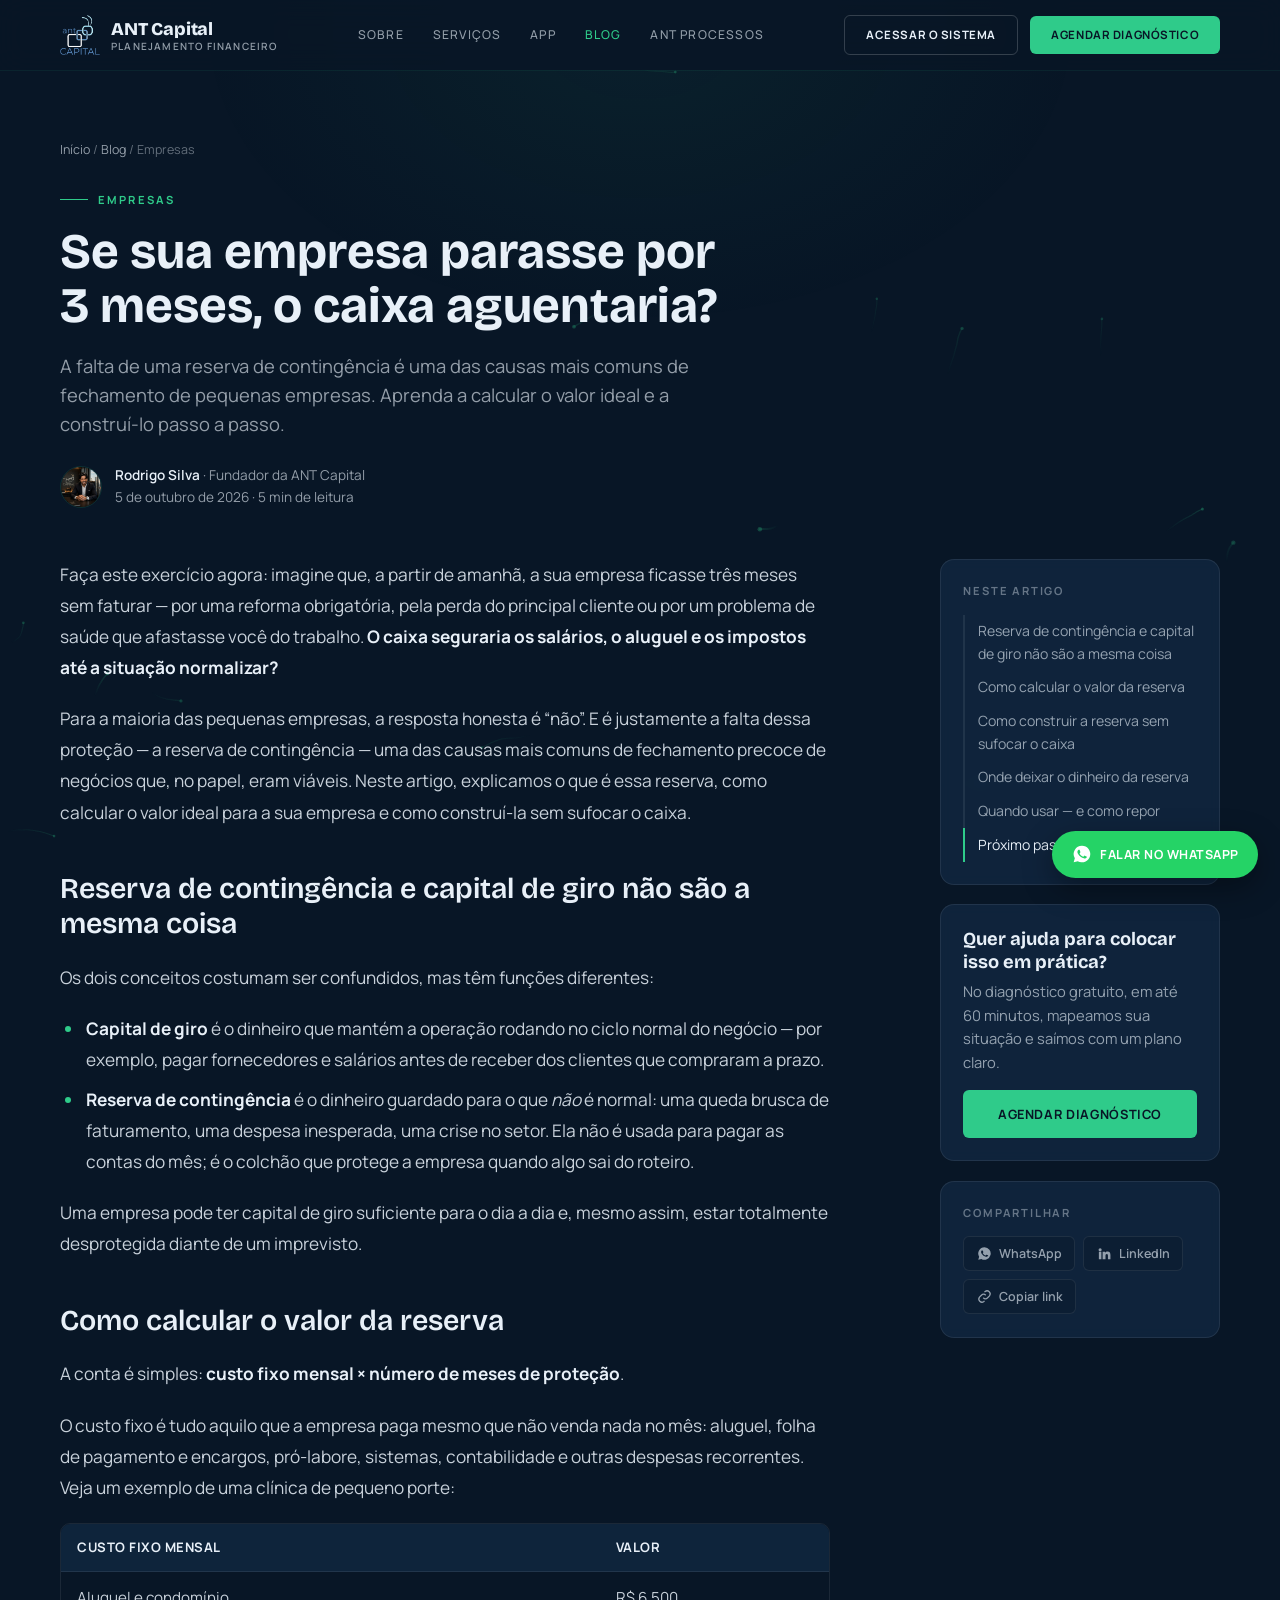
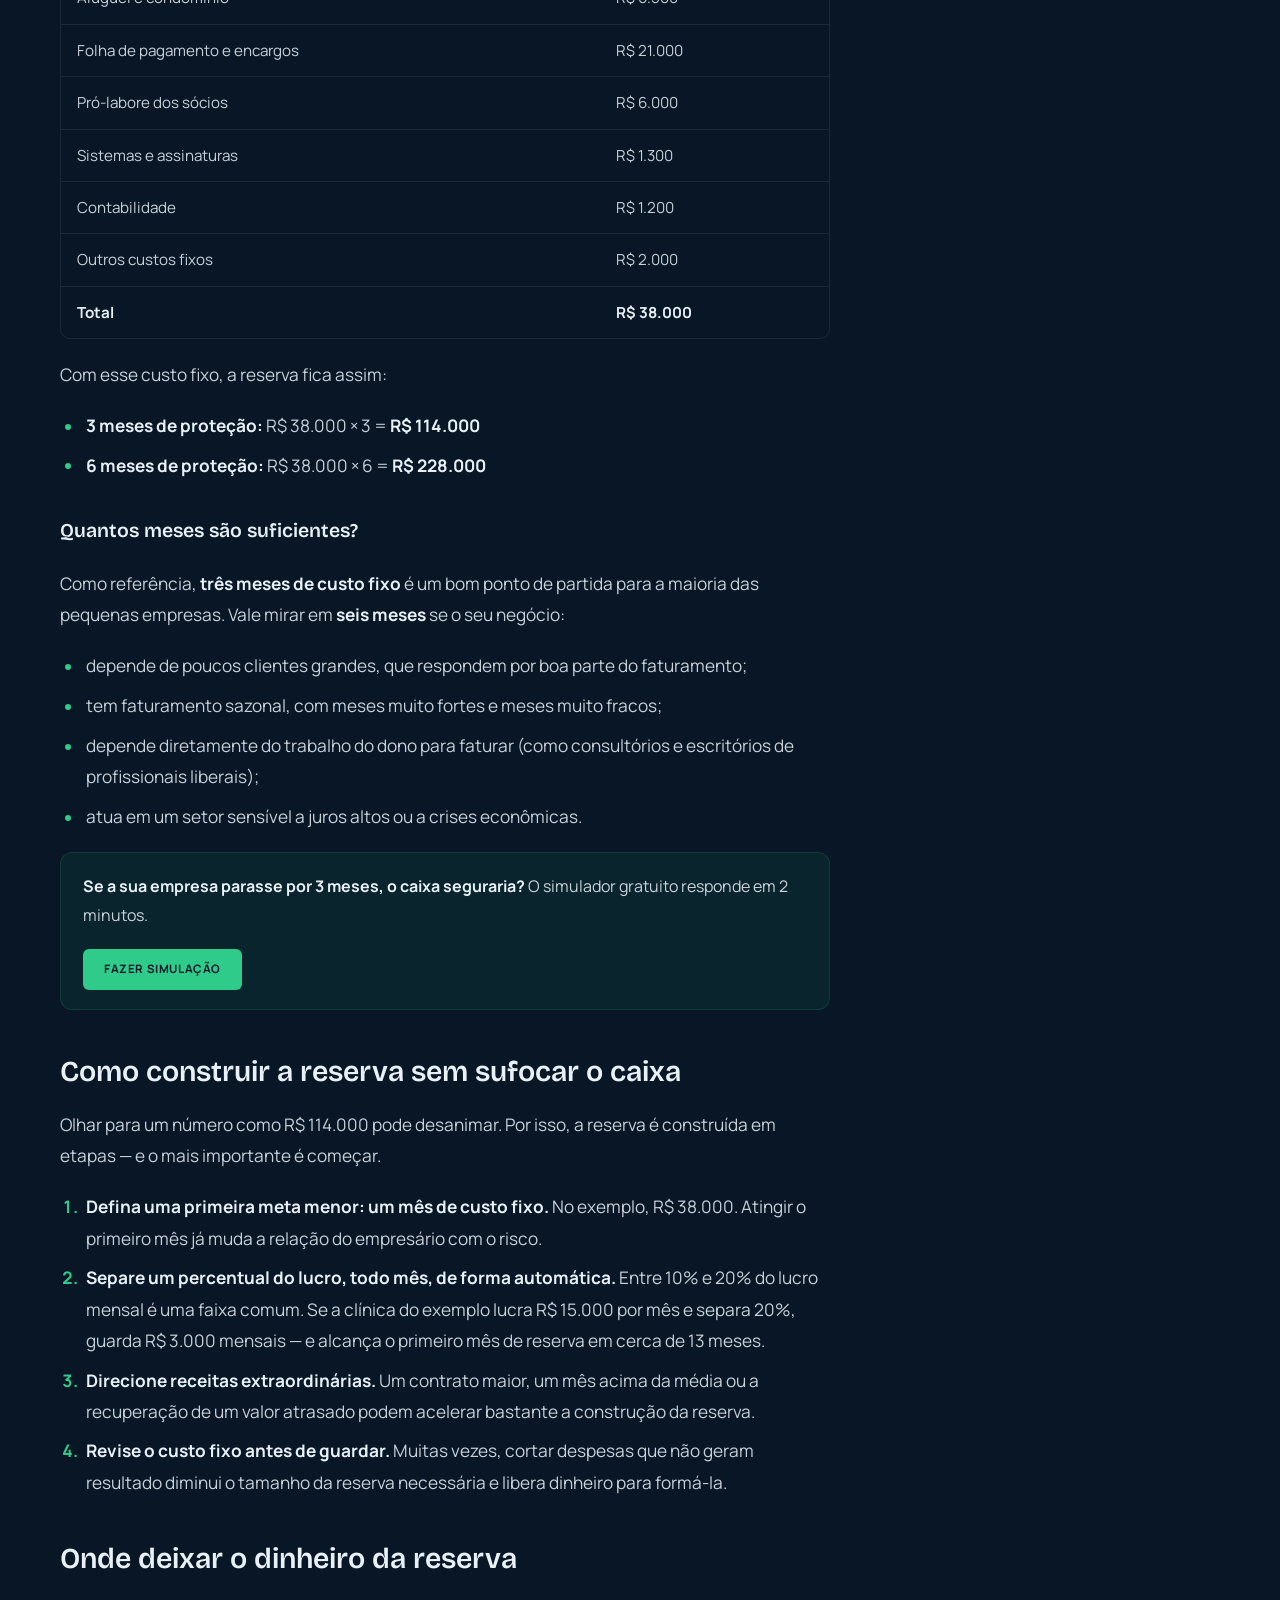
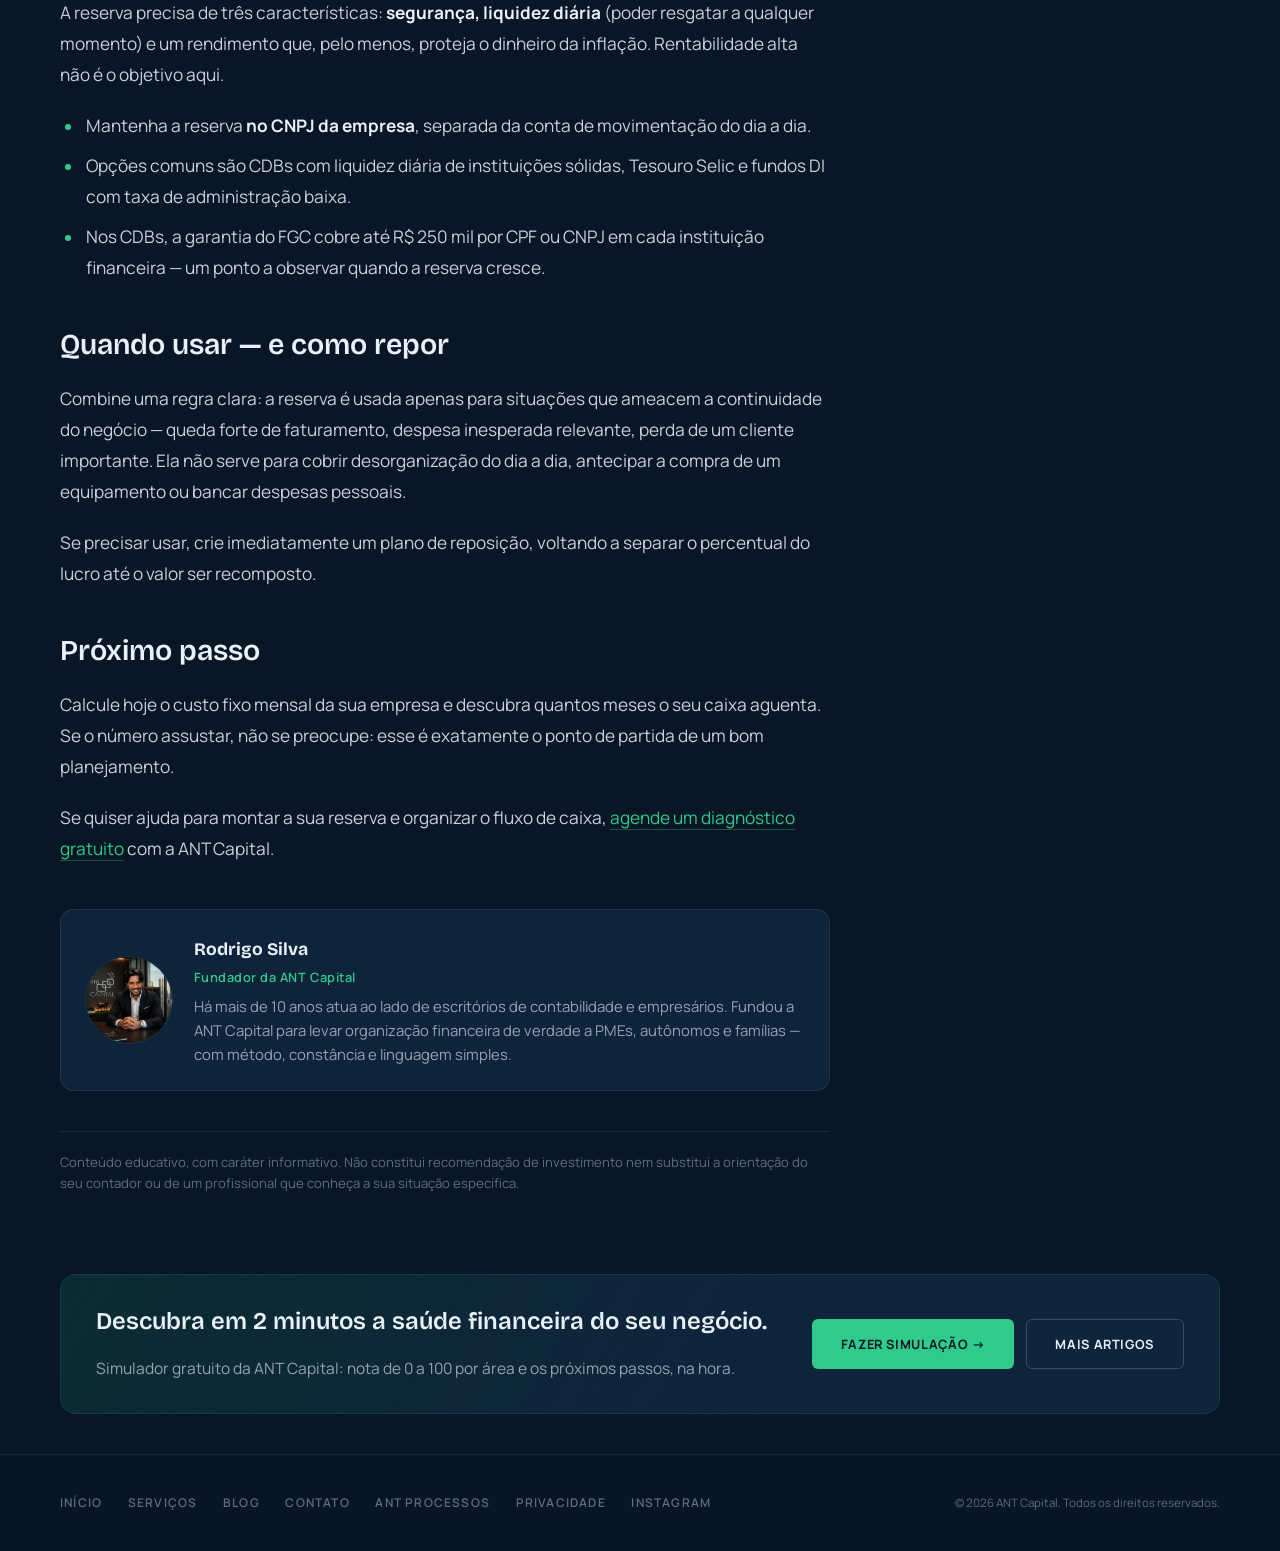
<file: blog/reserva-de-contingencia-empresa.html>
<!DOCTYPE html>
<html lang="pt-BR">
<head>
  <meta charset="UTF-8" />
  <meta name="viewport" content="width=device-width, initial-scale=1.0" />
  <title>Reserva de contingência: quanto sua empresa precisa guardar | Blog ANT Capital</title>
  <meta name="description" content="Aprenda a calcular a reserva de contingência da sua empresa, quantos meses de custo fixo guardar, onde deixar o dinheiro e como construí-la sem sufocar o caixa." />
  <meta name="author" content="Rodrigo Silva — ANT Capital" />
  <meta name="robots" content="index, follow" />
  <link rel="canonical" href="https://www.antcapital.com.br/blog/reserva-de-contingencia-empresa.html" />

  <meta property="og:type" content="article" />
  <meta property="og:url" content="https://www.antcapital.com.br/blog/reserva-de-contingencia-empresa.html" />
  <meta property="og:title" content="Se sua empresa parasse por 3 meses, o caixa aguentaria?" />
  <meta property="og:description" content="Aprenda a calcular a reserva de contingência da sua empresa, quantos meses de custo fixo guardar, onde deixar o dinheiro e como construí-la sem sufocar o caixa." />
  <meta property="og:image" content="https://www.antcapital.com.br/rodrigo-silva.png" />
  <meta property="og:locale" content="pt_BR" />
  <meta property="og:site_name" content="ANT Capital" />
  <meta property="article:published_time" content="2026-10-05" />
  <meta name="twitter:card" content="summary_large_image" />

  <link rel="icon" type="image/png" href="/blog/assets/favicon.png" />
  <link rel="preconnect" href="https://fonts.googleapis.com" />
  <link rel="preconnect" href="https://fonts.gstatic.com" crossorigin />
  <link href="https://fonts.googleapis.com/css2?family=Bricolage+Grotesque:opsz,wght@12..96,500;12..96,600;12..96,700;12..96,800&family=Manrope:wght@400;500;600;700&display=swap" rel="stylesheet" />
  <link rel="stylesheet" href="/blog/assets/blog.css" />

  <script type="application/ld+json">
  {
    "@context": "https://schema.org",
    "@graph": [
      {
        "@type": "BlogPosting",
        "headline": "Se sua empresa parasse por 3 meses, o caixa aguentaria?",
        "description": "Aprenda a calcular a reserva de contingência da sua empresa, quantos meses de custo fixo guardar, onde deixar o dinheiro e como construí-la sem sufocar o caixa.",
        "datePublished": "2026-10-05",
        "dateModified": "2026-10-05",
        "inLanguage": "pt-BR",
        "mainEntityOfPage": "https://www.antcapital.com.br/blog/reserva-de-contingencia-empresa.html",
        "image": "https://www.antcapital.com.br/rodrigo-silva.png",
        "author": { "@type": "Person", "name": "Rodrigo Silva", "url": "https://www.antcapital.com.br/#sobre" },
        "publisher": { "@type": "Organization", "name": "ANT Capital", "url": "https://www.antcapital.com.br/" }
      },
      {
        "@type": "BreadcrumbList",
        "itemListElement": [
          { "@type": "ListItem", "position": 1, "name": "Início", "item": "https://www.antcapital.com.br/" },
          { "@type": "ListItem", "position": 2, "name": "Blog", "item": "https://www.antcapital.com.br/blog/" },
          { "@type": "ListItem", "position": 3, "name": "Se sua empresa parasse por 3 meses, o caixa aguentaria?" }
        ]
      }
    ]
  }
  </script>
</head>
<body data-page="post">
<canvas id="ants" aria-hidden="true"></canvas>
<div class="glow" aria-hidden="true"></div>

<nav class="nav" aria-label="Principal">
  <div class="container nav-inner">
    <a href="/" class="nav-logo" aria-label="ANT Capital — início">
      <img src="/blog/assets/logo-ant.png" alt="" width="40" height="40" />
      <span class="nav-logo-text">ANT Capital<small>Planejamento financeiro</small></span>
    </a>
    <div class="nav-links">
      <a href="/#sobre">Sobre</a>
      <a href="/#servicos">Serviços</a>
      <a href="/#app">App</a>
      <a href="/blog/" class="active">Blog</a>
      <a href="/ant-processos.html">ANT Processos</a>
    </div>
    <div class="nav-cta">
      <a href="https://app.antcapital.com.br" class="btn btn-outline btn-sm">Acessar o Sistema</a>
      <a href="/#contato" class="btn btn-primary btn-sm">Agendar Diagnóstico</a>
    </div>
    <button class="hamburger" id="hamburger" aria-label="Abrir menu" aria-expanded="false"><span></span><span></span><span></span></button>
  </div>
</nav>
<div class="mobile-menu" id="mobileMenu">
  <a href="/#sobre">Sobre</a>
  <a href="/#servicos">Serviços</a>
  <a href="/blog/">Blog</a>
  <a href="/ant-processos.html">ANT Processos</a>
  <a href="https://app.antcapital.com.br" class="btn btn-outline">Acessar o Sistema</a>
  <a href="/#contato" class="btn btn-primary">Agendar Diagnóstico</a>
</div>

<header class="article-head">
  <div class="container">
    <div class="crumbs"><a href="/">Início</a> / <a href="/blog/">Blog</a> / Empresas</div>
    <span class="eyebrow">Empresas</span>
    <h1>Se sua empresa parasse por 3 meses, o caixa aguentaria?</h1>
    <p class="lead">A falta de uma reserva de contingência é uma das causas mais comuns de fechamento de pequenas empresas. Aprenda a calcular o valor ideal e a construí-lo passo a passo.</p>
    <div class="byline">
      <img src="/rodrigo-silva.png" alt="Rodrigo Silva" width="42" height="42" />
      <div><strong>Rodrigo Silva</strong> · Fundador da ANT Capital<br />5 de outubro de 2026 · 5 min de leitura</div>
    </div>
  </div>
</header>

<main class="container article-wrap">
  <article class="article">
    <p>Faça este exercício agora: imagine que, a partir de amanhã, a sua empresa ficasse três meses sem faturar — por uma reforma obrigatória, pela perda do principal cliente ou por um problema de saúde que afastasse você do trabalho. <strong>O caixa seguraria os salários, o aluguel e os impostos até a situação normalizar?</strong></p>
    <p>Para a maioria das pequenas empresas, a resposta honesta é “não”. E é justamente a falta dessa proteção — a reserva de contingência — uma das causas mais comuns de fechamento precoce de negócios que, no papel, eram viáveis. Neste artigo, explicamos o que é essa reserva, como calcular o valor ideal para a sua empresa e como construí-la sem sufocar o caixa.</p>

    <h2 id="o-que-e">Reserva de contingência e capital de giro não são a mesma coisa</h2>
    <p>Os dois conceitos costumam ser confundidos, mas têm funções diferentes:</p>
    <ul>
      <li><strong>Capital de giro</strong> é o dinheiro que mantém a operação rodando no ciclo normal do negócio — por exemplo, pagar fornecedores e salários antes de receber dos clientes que compraram a prazo.</li>
      <li><strong>Reserva de contingência</strong> é o dinheiro guardado para o que <em>não</em> é normal: uma queda brusca de faturamento, uma despesa inesperada, uma crise no setor. Ela não é usada para pagar as contas do mês; é o colchão que protege a empresa quando algo sai do roteiro.</li>
    </ul>
    <p>Uma empresa pode ter capital de giro suficiente para o dia a dia e, mesmo assim, estar totalmente desprotegida diante de um imprevisto.</p>

    <h2 id="calcular">Como calcular o valor da reserva</h2>
    <p>A conta é simples: <strong>custo fixo mensal × número de meses de proteção</strong>.</p>
    <p>O custo fixo é tudo aquilo que a empresa paga mesmo que não venda nada no mês: aluguel, folha de pagamento e encargos, pró-labore, sistemas, contabilidade e outras despesas recorrentes. Veja um exemplo de uma clínica de pequeno porte:</p>

    <div class="table-wrap">
      <table>
        <thead><tr><th>Custo fixo mensal</th><th>Valor</th></tr></thead>
        <tbody>
          <tr><td>Aluguel e condomínio</td><td>R$ 6.500</td></tr>
          <tr><td>Folha de pagamento e encargos</td><td>R$ 21.000</td></tr>
          <tr><td>Pró-labore dos sócios</td><td>R$ 6.000</td></tr>
          <tr><td>Sistemas e assinaturas</td><td>R$ 1.300</td></tr>
          <tr><td>Contabilidade</td><td>R$ 1.200</td></tr>
          <tr><td>Outros custos fixos</td><td>R$ 2.000</td></tr>
          <tr><td><strong>Total</strong></td><td><strong>R$ 38.000</strong></td></tr>
        </tbody>
      </table>
    </div>

    <p>Com esse custo fixo, a reserva fica assim:</p>
    <ul>
      <li><strong>3 meses de proteção:</strong> R$ 38.000 × 3 = <strong>R$ 114.000</strong></li>
      <li><strong>6 meses de proteção:</strong> R$ 38.000 × 6 = <strong>R$ 228.000</strong></li>
    </ul>

    <h3>Quantos meses são suficientes?</h3>
    <p>Como referência, <strong>três meses de custo fixo</strong> é um bom ponto de partida para a maioria das pequenas empresas. Vale mirar em <strong>seis meses</strong> se o seu negócio:</p>
    <ul>
      <li>depende de poucos clientes grandes, que respondem por boa parte do faturamento;</li>
      <li>tem faturamento sazonal, com meses muito fortes e meses muito fracos;</li>
      <li>depende diretamente do trabalho do dono para faturar (como consultórios e escritórios de profissionais liberais);</li>
      <li>atua em um setor sensível a juros altos ou a crises econômicas.</li>
    </ul>

    <div class="inline-cta">
      <p><strong>Se a sua empresa parasse por 3 meses, o caixa seguraria?</strong> O simulador gratuito responde em 2 minutos.</p>
      <a href="/simulador.html" class="btn btn-primary btn-sm">Fazer simulação</a>
    </div>

    <h2 id="construir">Como construir a reserva sem sufocar o caixa</h2>
    <p>Olhar para um número como R$ 114.000 pode desanimar. Por isso, a reserva é construída em etapas — e o mais importante é começar.</p>
    <ol>
      <li><strong>Defina uma primeira meta menor: um mês de custo fixo.</strong> No exemplo, R$ 38.000. Atingir o primeiro mês já muda a relação do empresário com o risco.</li>
      <li><strong>Separe um percentual do lucro, todo mês, de forma automática.</strong> Entre 10% e 20% do lucro mensal é uma faixa comum. Se a clínica do exemplo lucra R$ 15.000 por mês e separa 20%, guarda R$ 3.000 mensais — e alcança o primeiro mês de reserva em cerca de 13 meses.</li>
      <li><strong>Direcione receitas extraordinárias.</strong> Um contrato maior, um mês acima da média ou a recuperação de um valor atrasado podem acelerar bastante a construção da reserva.</li>
      <li><strong>Revise o custo fixo antes de guardar.</strong> Muitas vezes, cortar despesas que não geram resultado diminui o tamanho da reserva necessária e libera dinheiro para formá-la.</li>
    </ol>

    <h2 id="onde-guardar">Onde deixar o dinheiro da reserva</h2>
    <p>A reserva precisa de três características: <strong>segurança, liquidez diária</strong> (poder resgatar a qualquer momento) e um rendimento que, pelo menos, proteja o dinheiro da inflação. Rentabilidade alta não é o objetivo aqui.</p>
    <ul>
      <li>Mantenha a reserva <strong>no CNPJ da empresa</strong>, separada da conta de movimentação do dia a dia.</li>
      <li>Opções comuns são CDBs com liquidez diária de instituições sólidas, Tesouro Selic e fundos DI com taxa de administração baixa.</li>
      <li>Nos CDBs, a garantia do FGC cobre até R$ 250 mil por CPF ou CNPJ em cada instituição financeira — um ponto a observar quando a reserva cresce.</li>
    </ul>

    <h2 id="quando-usar">Quando usar — e como repor</h2>
    <p>Combine uma regra clara: a reserva é usada apenas para situações que ameacem a continuidade do negócio — queda forte de faturamento, despesa inesperada relevante, perda de um cliente importante. Ela não serve para cobrir desorganização do dia a dia, antecipar a compra de um equipamento ou bancar despesas pessoais.</p>
    <p>Se precisar usar, crie imediatamente um plano de reposição, voltando a separar o percentual do lucro até o valor ser recomposto.</p>

    <h2 id="proximo-passo">Próximo passo</h2>
    <p>Calcule hoje o custo fixo mensal da sua empresa e descubra quantos meses o seu caixa aguenta. Se o número assustar, não se preocupe: esse é exatamente o ponto de partida de um bom planejamento.</p>
    <p>Se quiser ajuda para montar a sua reserva e organizar o fluxo de caixa, <a href="/#contato">agende um diagnóstico gratuito</a> com a ANT Capital.</p>


    <div class="author">
      <img src="/rodrigo-silva.png" alt="Rodrigo Silva" width="88" height="88" />
      <div>
        <strong>Rodrigo Silva</strong>
        <span>Fundador da ANT Capital</span>
        <p>Há mais de 10 anos atua ao lado de escritórios de contabilidade e empresários. Fundou a ANT Capital para levar organização financeira de verdade a PMEs, autônomos e famílias — com método, constância e linguagem simples.</p>
      </div>
    </div>

    <p class="disclaimer">Conteúdo educativo, com caráter informativo. Não constitui recomendação de investimento nem substitui a orientação do seu contador ou de um profissional que conheça a sua situação específica.</p>
  </article>

  <aside class="aside">
    <div class="aside-card toc-card">
      <h4>Neste artigo</h4>
      <nav class="toc" id="toc" aria-label="Sumário"></nav>
    </div>
    <div class="aside-card aside-cta">
      <strong>Quer ajuda para colocar isso em prática?</strong>
      <p>No diagnóstico gratuito, em até 60 minutos, mapeamos sua situação e saímos com um plano claro.</p>
      <a href="/#contato" class="btn btn-primary">Agendar diagnóstico</a>
    </div>
    <div class="aside-card">
      <h4>Compartilhar</h4>
      <div class="share">
        <a data-share="whatsapp" href="#" target="_blank" rel="noopener"><svg viewBox="0 0 24 24" fill="currentColor" aria-hidden="true"><path d="M12 2a10 10 0 0 0-8.6 15.1L2 22l5-1.3A10 10 0 1 0 12 2zm5.3 14.1c-.2.6-1.3 1.2-1.8 1.2-.5.1-1 .1-3.3-.8-2.7-1.1-4.5-3.9-4.6-4.1-.1-.2-1.1-1.5-1.1-2.8s.7-2 1-2.3c.2-.3.5-.3.7-.3h.5c.2 0 .4 0 .6.5l.8 2c.1.2.1.4 0 .5l-.4.6-.4.4c-.1.2-.3.3-.1.6.2.3.8 1.3 1.7 2.1 1.2 1 2.1 1.3 2.4 1.5.3.1.5.1.6-.1l.9-1c.2-.3.4-.2.6-.1l1.9.9c.3.1.5.2.5.3.1.1.1.7-.1 1.3z"/></svg><span>WhatsApp</span></a>
        <a data-share="linkedin" href="#" target="_blank" rel="noopener"><svg viewBox="0 0 24 24" fill="currentColor" aria-hidden="true"><path d="M4.98 3.5a2.5 2.5 0 1 1 0 5 2.5 2.5 0 0 1 0-5zM3 9h4v12H3zM9 9h3.8v1.7h.1c.5-1 1.8-2 3.8-2 4 0 4.8 2.7 4.8 6.1V21h-4v-5.4c0-1.3 0-3-1.8-3s-2.1 1.4-2.1 2.9V21H9z"/></svg><span>LinkedIn</span></a>
        <button type="button" data-share="copy"><svg viewBox="0 0 24 24" fill="none" stroke="currentColor" stroke-width="2" aria-hidden="true"><path d="M10 14a5 5 0 0 0 7 0l3-3a5 5 0 0 0-7-7l-1 1M14 10a5 5 0 0 0-7 0l-3 3a5 5 0 0 0 7 7l1-1"/></svg><span>Copiar link</span></button>
      </div>
    </div>
  </aside>
</main>

<section class="container related">
  <div class="cta-box reveal">
    <div>
      <h3>Descubra em 2 minutos a saúde financeira do seu negócio.</h3>
      <p>Simulador gratuito da ANT Capital: nota de 0 a 100 por área e os próximos passos, na hora.</p>
    </div>
    <div class="actions">
      <a href="/simulador.html" class="btn btn-primary">Fazer simulação →</a>
      <a href="/blog/" class="btn btn-outline">Mais artigos</a>
    </div>
  </div>
</section>

<footer class="rodape">
  <div class="container rodape-inner">
    <div class="rodape-links">
      <a href="/">Início</a>
      <a href="/#servicos">Serviços</a>
      <a href="/blog/">Blog</a>
      <a href="/#contato">Contato</a>
      <a href="/ant-processos.html">ANT Processos</a>
      <a href="/politica-de-privacidade.html">Privacidade</a>
      <a href="https://www.instagram.com/antconsultoria/" target="_blank" rel="noopener">Instagram</a>
    </div>
    <div class="rodape-copy">© 2026 ANT Capital. Todos os direitos reservados.</div>
  </div>
</footer>

<a class="wa-float" href="https://wa.me/5531995872806?text=Ol%C3%A1%20Rodrigo%2C%20li%20um%20artigo%20no%20blog%20da%20ANT%20Capital%20e%20gostaria%20de%20conversar." target="_blank" rel="noopener" aria-label="Falar no WhatsApp">
  <svg viewBox="0 0 24 24" fill="currentColor" aria-hidden="true"><path d="M12 2a10 10 0 0 0-8.6 15.1L2 22l5-1.3A10 10 0 1 0 12 2zm5.3 14.1c-.2.6-1.3 1.2-1.8 1.2-.5.1-1 .1-3.3-.8-2.7-1.1-4.5-3.9-4.6-4.1-.1-.2-1.1-1.5-1.1-2.8s.7-2 1-2.3c.2-.3.5-.3.7-.3h.5c.2 0 .4 0 .6.5l.8 2c.1.2.1.4 0 .5l-.4.6-.4.4c-.1.2-.3.3-.1.6.2.3.8 1.3 1.7 2.1 1.2 1 2.1 1.3 2.4 1.5.3.1.5.1.6-.1l.9-1c.2-.3.4-.2.6-.1l1.9.9c.3.1.5.2.5.3.1.1.1.7-.1 1.3z"/></svg>
  <span>Falar no WhatsApp</span>
</a>

<script src="/blog/assets/blog.js" defer></script>
</body>
</html>
</file>
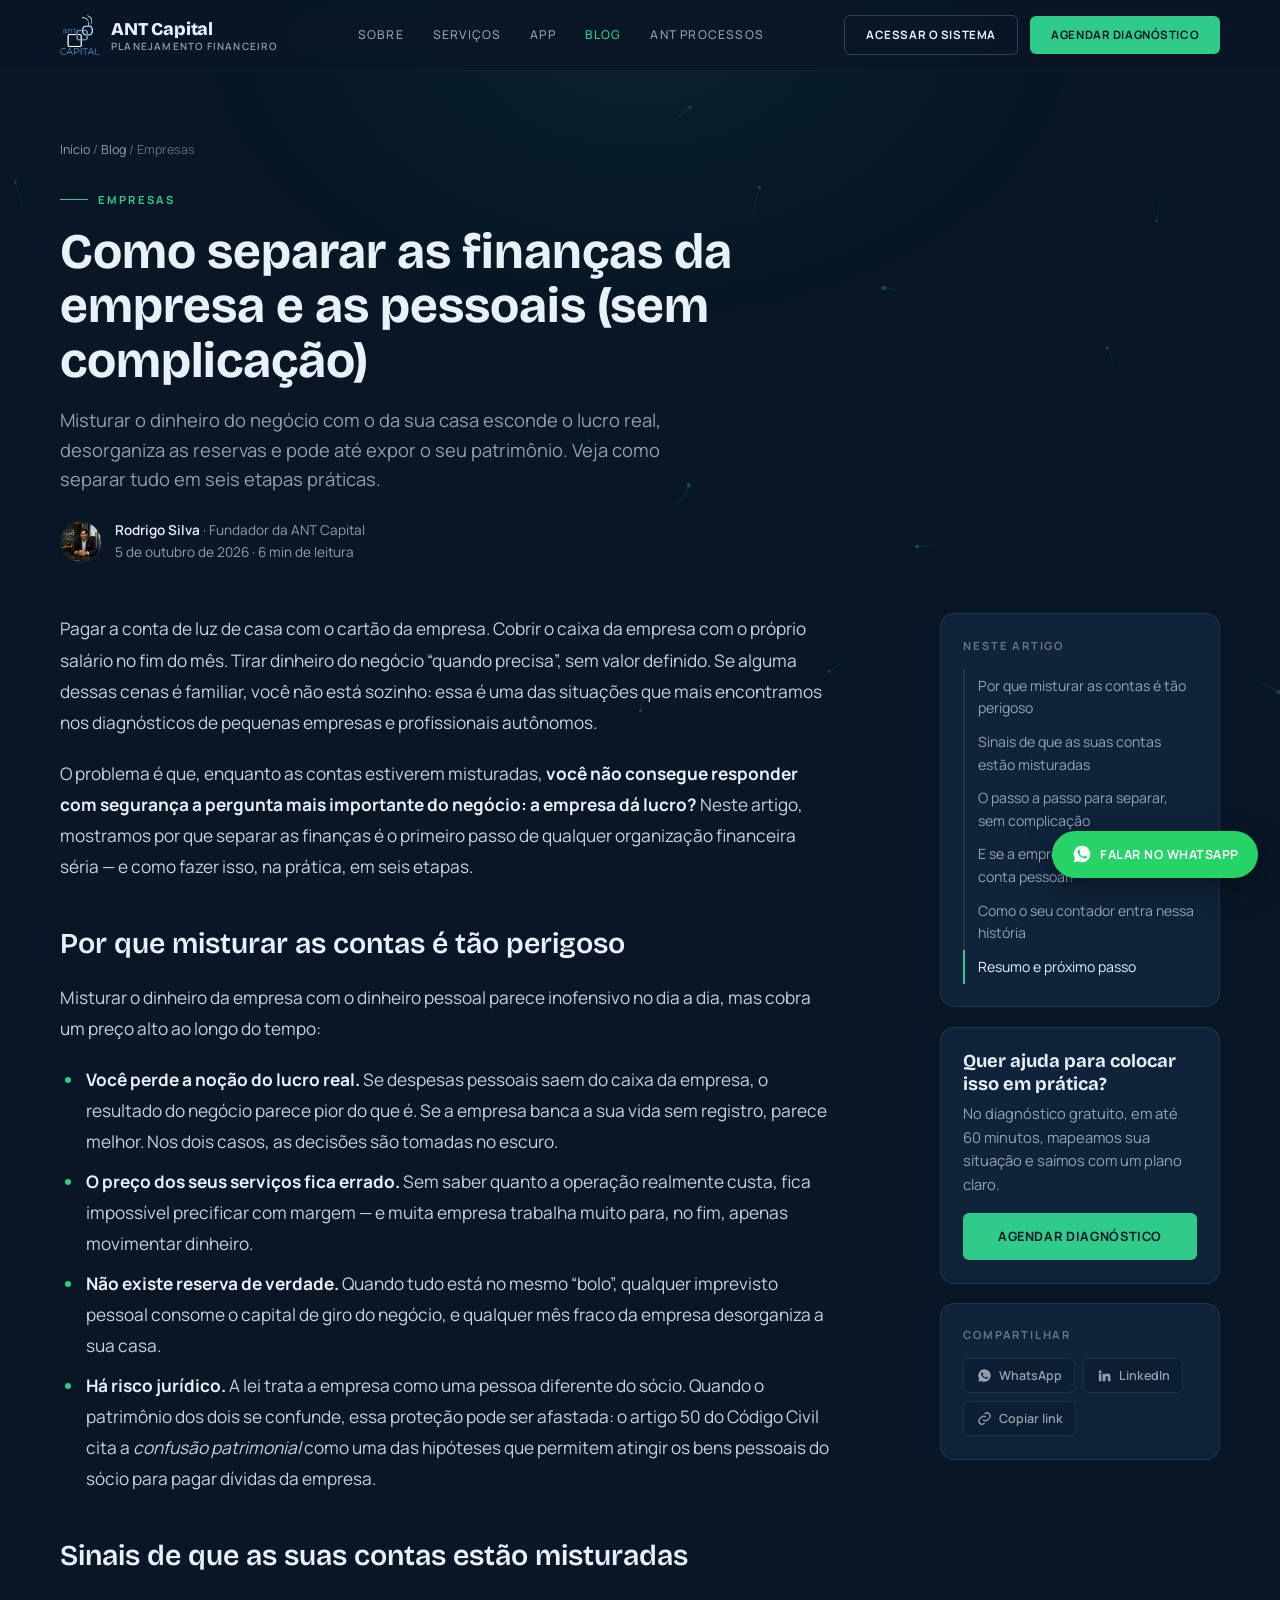
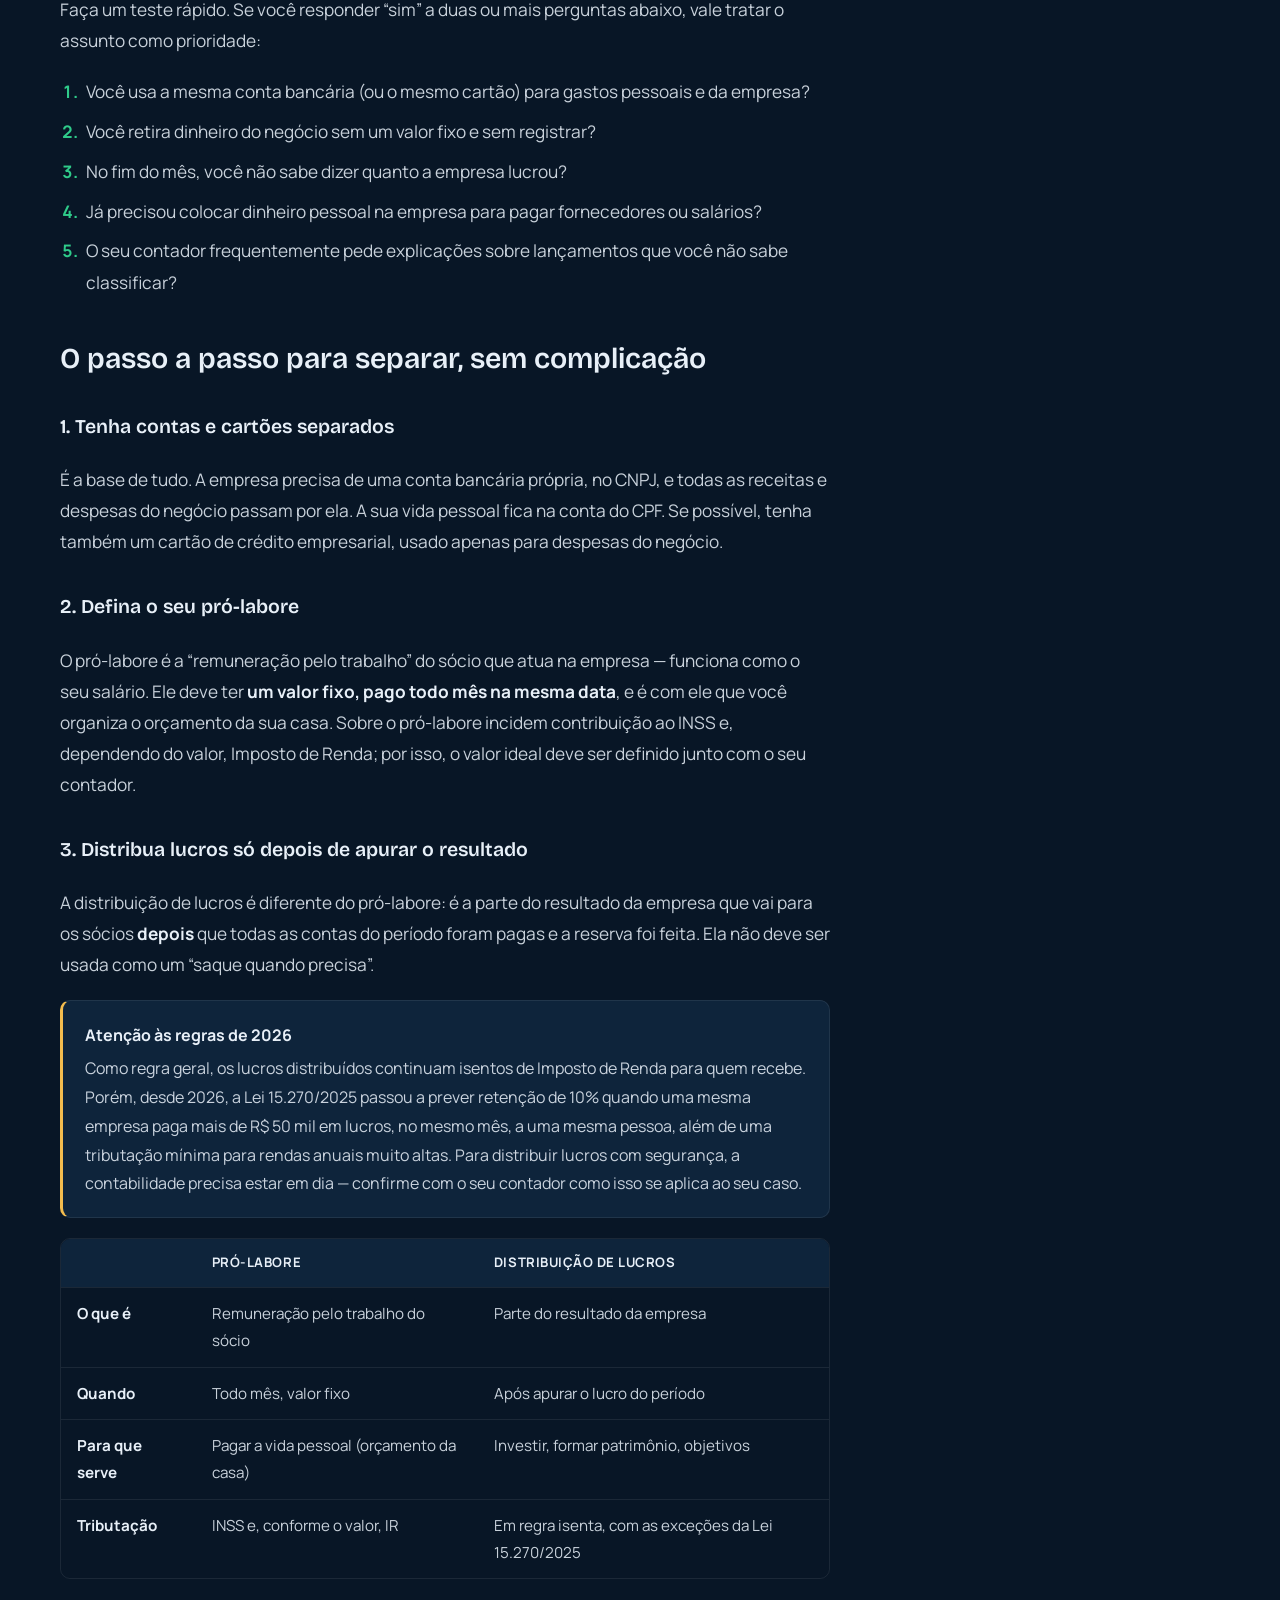
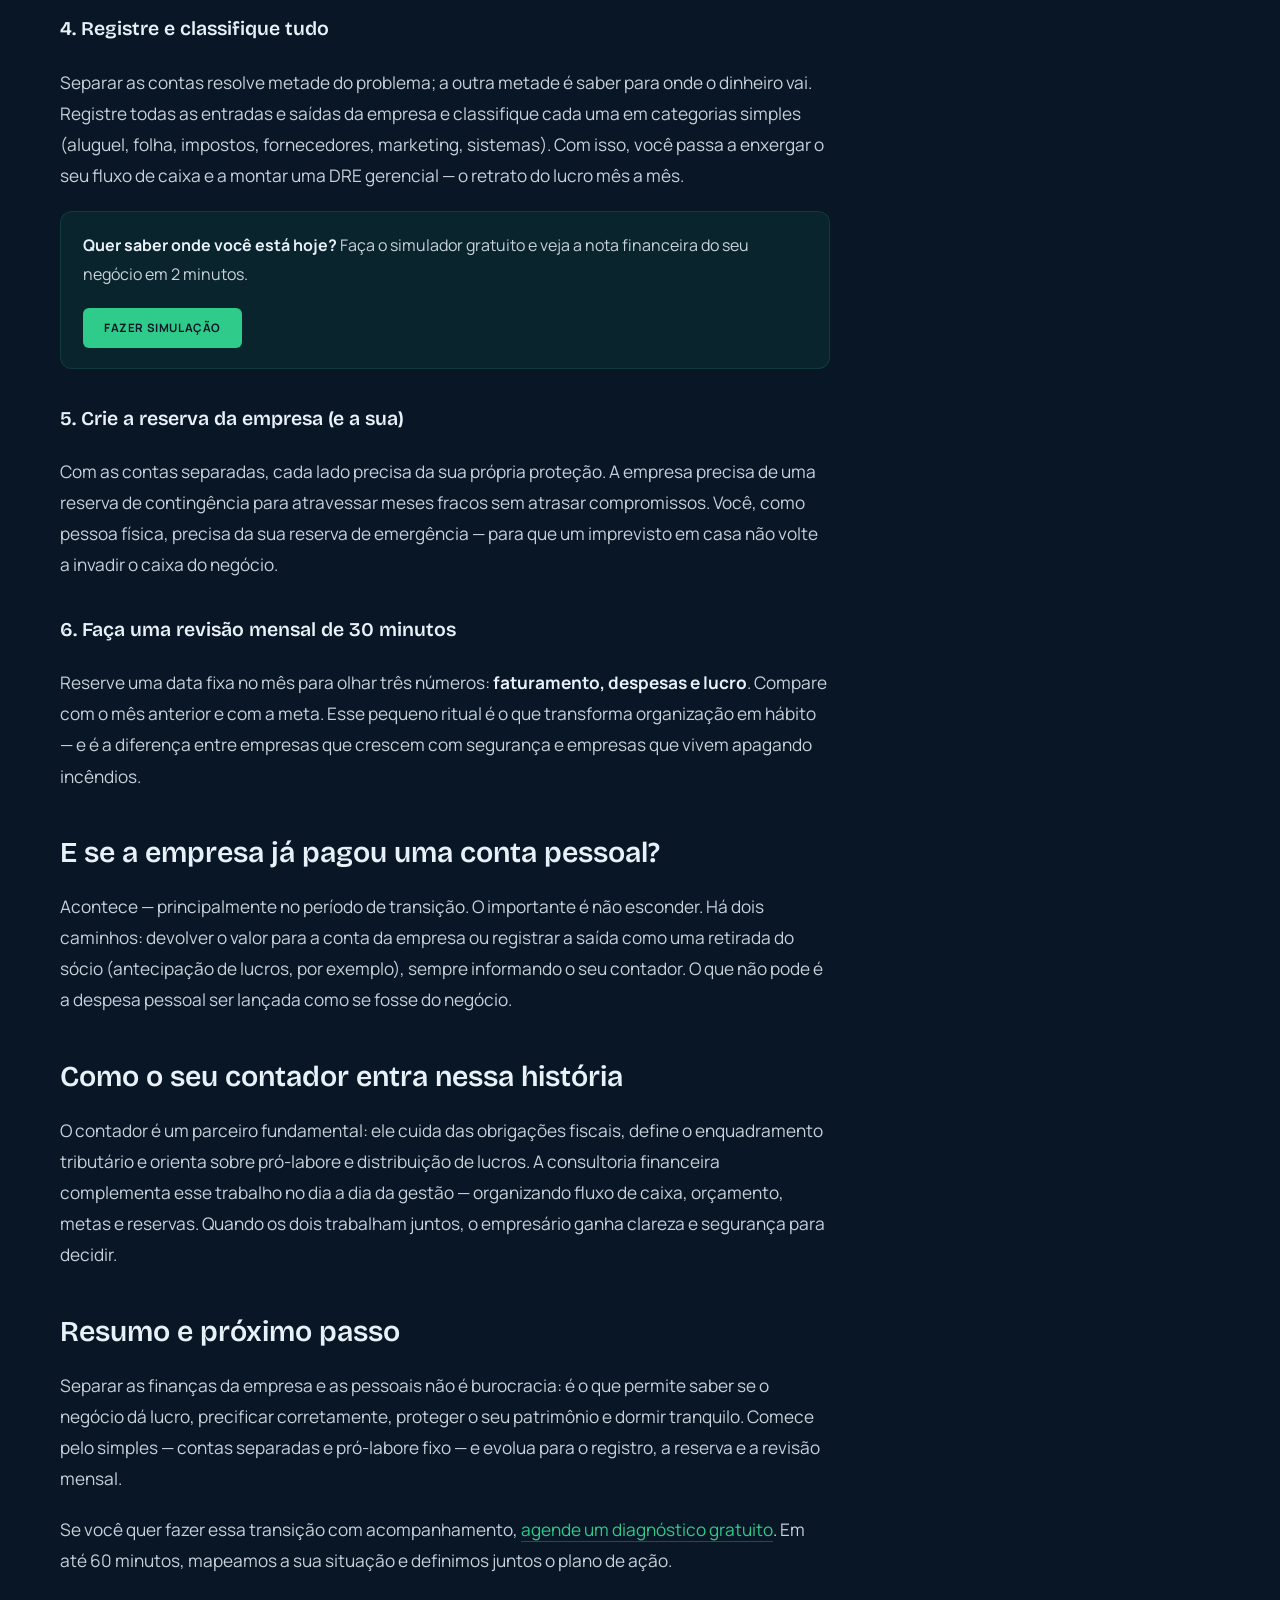
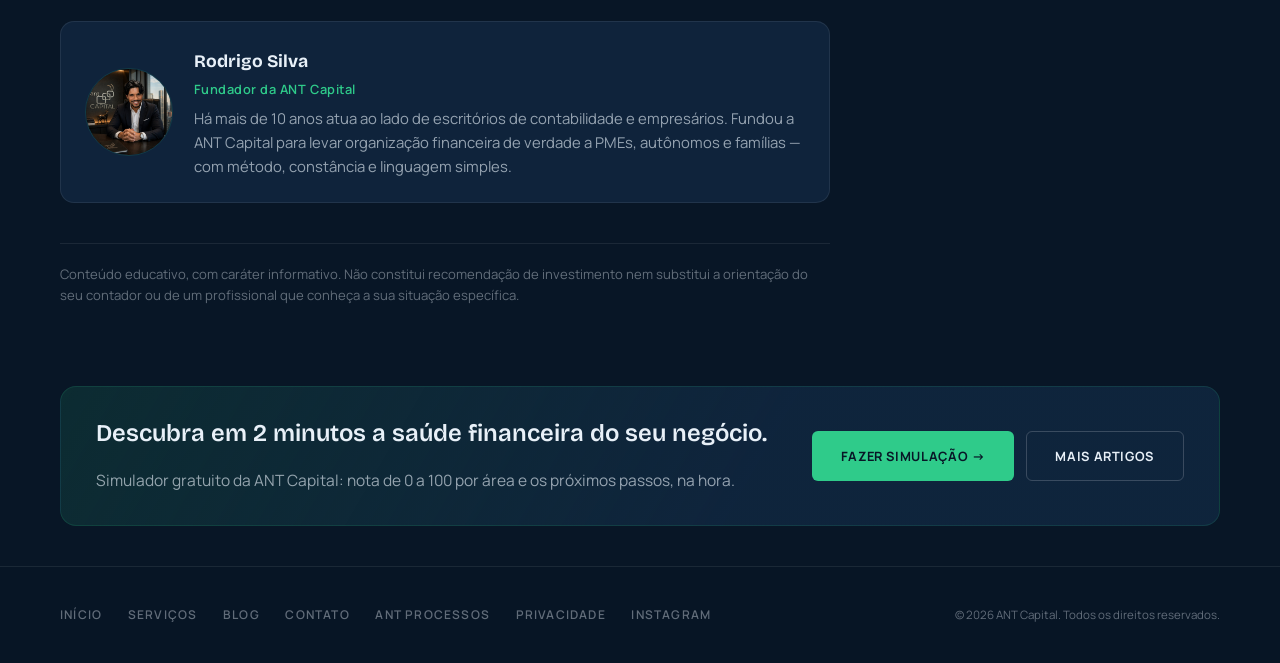
<file: blog/separar-financas-empresa-e-pessoais.html>
<!DOCTYPE html>
<html lang="pt-BR">
<head>
  <meta charset="UTF-8" />
  <meta name="viewport" content="width=device-width, initial-scale=1.0" />
  <title>Como separar as finanças da empresa e as pessoais | Blog ANT Capital</title>
  <meta name="description" content="Misturar o dinheiro da empresa com o pessoal esconde o lucro real e traz riscos. Veja o passo a passo para separar as contas, definir o pró-labore e distribuir lucros com segurança." />
  <meta name="author" content="Rodrigo Silva — ANT Capital" />
  <meta name="robots" content="index, follow" />
  <link rel="canonical" href="https://www.antcapital.com.br/blog/separar-financas-empresa-e-pessoais.html" />

  <meta property="og:type" content="article" />
  <meta property="og:url" content="https://www.antcapital.com.br/blog/separar-financas-empresa-e-pessoais.html" />
  <meta property="og:title" content="Como separar as finanças da empresa e as pessoais (sem complicação)" />
  <meta property="og:description" content="Misturar o dinheiro da empresa com o pessoal esconde o lucro real e traz riscos. Veja o passo a passo para separar as contas, definir o pró-labore e distribuir lucros com segurança." />
  <meta property="og:image" content="https://www.antcapital.com.br/rodrigo-silva.png" />
  <meta property="og:locale" content="pt_BR" />
  <meta property="og:site_name" content="ANT Capital" />
  <meta property="article:published_time" content="2026-10-05" />
  <meta name="twitter:card" content="summary_large_image" />

  <link rel="icon" type="image/png" href="/blog/assets/favicon.png" />
  <link rel="preconnect" href="https://fonts.googleapis.com" />
  <link rel="preconnect" href="https://fonts.gstatic.com" crossorigin />
  <link href="https://fonts.googleapis.com/css2?family=Bricolage+Grotesque:opsz,wght@12..96,500;12..96,600;12..96,700;12..96,800&family=Manrope:wght@400;500;600;700&display=swap" rel="stylesheet" />
  <link rel="stylesheet" href="/blog/assets/blog.css" />

  <script type="application/ld+json">
  {
    "@context": "https://schema.org",
    "@graph": [
      {
        "@type": "BlogPosting",
        "headline": "Como separar as finanças da empresa e as pessoais (sem complicação)",
        "description": "Misturar o dinheiro da empresa com o pessoal esconde o lucro real e traz riscos. Veja o passo a passo para separar as contas, definir o pró-labore e distribuir lucros com segurança.",
        "datePublished": "2026-10-05",
        "dateModified": "2026-10-05",
        "inLanguage": "pt-BR",
        "mainEntityOfPage": "https://www.antcapital.com.br/blog/separar-financas-empresa-e-pessoais.html",
        "image": "https://www.antcapital.com.br/rodrigo-silva.png",
        "author": { "@type": "Person", "name": "Rodrigo Silva", "url": "https://www.antcapital.com.br/#sobre" },
        "publisher": { "@type": "Organization", "name": "ANT Capital", "url": "https://www.antcapital.com.br/" }
      },
      {
        "@type": "BreadcrumbList",
        "itemListElement": [
          { "@type": "ListItem", "position": 1, "name": "Início", "item": "https://www.antcapital.com.br/" },
          { "@type": "ListItem", "position": 2, "name": "Blog", "item": "https://www.antcapital.com.br/blog/" },
          { "@type": "ListItem", "position": 3, "name": "Como separar as finanças da empresa e as pessoais (sem complicação)" }
        ]
      }
    ]
  }
  </script>
</head>
<body data-page="post">
<canvas id="ants" aria-hidden="true"></canvas>
<div class="glow" aria-hidden="true"></div>

<nav class="nav" aria-label="Principal">
  <div class="container nav-inner">
    <a href="/" class="nav-logo" aria-label="ANT Capital — início">
      <img src="/blog/assets/logo-ant.png" alt="" width="40" height="40" />
      <span class="nav-logo-text">ANT Capital<small>Planejamento financeiro</small></span>
    </a>
    <div class="nav-links">
      <a href="/#sobre">Sobre</a>
      <a href="/#servicos">Serviços</a>
      <a href="/#app">App</a>
      <a href="/blog/" class="active">Blog</a>
      <a href="/ant-processos.html">ANT Processos</a>
    </div>
    <div class="nav-cta">
      <a href="https://app.antcapital.com.br" class="btn btn-outline btn-sm">Acessar o Sistema</a>
      <a href="/#contato" class="btn btn-primary btn-sm">Agendar Diagnóstico</a>
    </div>
    <button class="hamburger" id="hamburger" aria-label="Abrir menu" aria-expanded="false"><span></span><span></span><span></span></button>
  </div>
</nav>
<div class="mobile-menu" id="mobileMenu">
  <a href="/#sobre">Sobre</a>
  <a href="/#servicos">Serviços</a>
  <a href="/blog/">Blog</a>
  <a href="/ant-processos.html">ANT Processos</a>
  <a href="https://app.antcapital.com.br" class="btn btn-outline">Acessar o Sistema</a>
  <a href="/#contato" class="btn btn-primary">Agendar Diagnóstico</a>
</div>

<header class="article-head">
  <div class="container">
    <div class="crumbs"><a href="/">Início</a> / <a href="/blog/">Blog</a> / Empresas</div>
    <span class="eyebrow">Empresas</span>
    <h1>Como separar as finanças da empresa e as pessoais (sem complicação)</h1>
    <p class="lead">Misturar o dinheiro do negócio com o da sua casa esconde o lucro real, desorganiza as reservas e pode até expor o seu patrimônio. Veja como separar tudo em seis etapas práticas.</p>
    <div class="byline">
      <img src="/rodrigo-silva.png" alt="Rodrigo Silva" width="42" height="42" />
      <div><strong>Rodrigo Silva</strong> · Fundador da ANT Capital<br />5 de outubro de 2026 · 6 min de leitura</div>
    </div>
  </div>
</header>

<main class="container article-wrap">
  <article class="article">
    <p>Pagar a conta de luz de casa com o cartão da empresa. Cobrir o caixa da empresa com o próprio salário no fim do mês. Tirar dinheiro do negócio “quando precisa”, sem valor definido. Se alguma dessas cenas é familiar, você não está sozinho: essa é uma das situações que mais encontramos nos diagnósticos de pequenas empresas e profissionais autônomos.</p>
    <p>O problema é que, enquanto as contas estiverem misturadas, <strong>você não consegue responder com segurança a pergunta mais importante do negócio: a empresa dá lucro?</strong> Neste artigo, mostramos por que separar as finanças é o primeiro passo de qualquer organização financeira séria — e como fazer isso, na prática, em seis etapas.</p>

    <h2 id="por-que">Por que misturar as contas é tão perigoso</h2>
    <p>Misturar o dinheiro da empresa com o dinheiro pessoal parece inofensivo no dia a dia, mas cobra um preço alto ao longo do tempo:</p>
    <ul>
      <li><strong>Você perde a noção do lucro real.</strong> Se despesas pessoais saem do caixa da empresa, o resultado do negócio parece pior do que é. Se a empresa banca a sua vida sem registro, parece melhor. Nos dois casos, as decisões são tomadas no escuro.</li>
      <li><strong>O preço dos seus serviços fica errado.</strong> Sem saber quanto a operação realmente custa, fica impossível precificar com margem — e muita empresa trabalha muito para, no fim, apenas movimentar dinheiro.</li>
      <li><strong>Não existe reserva de verdade.</strong> Quando tudo está no mesmo “bolo”, qualquer imprevisto pessoal consome o capital de giro do negócio, e qualquer mês fraco da empresa desorganiza a sua casa.</li>
      <li><strong>Há risco jurídico.</strong> A lei trata a empresa como uma pessoa diferente do sócio. Quando o patrimônio dos dois se confunde, essa proteção pode ser afastada: o artigo 50 do Código Civil cita a <em>confusão patrimonial</em> como uma das hipóteses que permitem atingir os bens pessoais do sócio para pagar dívidas da empresa.</li>
    </ul>

    <h2 id="sinais">Sinais de que as suas contas estão misturadas</h2>
    <p>Faça um teste rápido. Se você responder “sim” a duas ou mais perguntas abaixo, vale tratar o assunto como prioridade:</p>
    <ol>
      <li>Você usa a mesma conta bancária (ou o mesmo cartão) para gastos pessoais e da empresa?</li>
      <li>Você retira dinheiro do negócio sem um valor fixo e sem registrar?</li>
      <li>No fim do mês, você não sabe dizer quanto a empresa lucrou?</li>
      <li>Já precisou colocar dinheiro pessoal na empresa para pagar fornecedores ou salários?</li>
      <li>O seu contador frequentemente pede explicações sobre lançamentos que você não sabe classificar?</li>
    </ol>

    <h2 id="passo-a-passo">O passo a passo para separar, sem complicação</h2>

    <h3>1. Tenha contas e cartões separados</h3>
    <p>É a base de tudo. A empresa precisa de uma conta bancária própria, no CNPJ, e todas as receitas e despesas do negócio passam por ela. A sua vida pessoal fica na conta do CPF. Se possível, tenha também um cartão de crédito empresarial, usado apenas para despesas do negócio.</p>

    <h3>2. Defina o seu pró-labore</h3>
    <p>O pró-labore é a “remuneração pelo trabalho” do sócio que atua na empresa — funciona como o seu salário. Ele deve ter <strong>um valor fixo, pago todo mês na mesma data</strong>, e é com ele que você organiza o orçamento da sua casa. Sobre o pró-labore incidem contribuição ao INSS e, dependendo do valor, Imposto de Renda; por isso, o valor ideal deve ser definido junto com o seu contador.</p>

    <h3>3. Distribua lucros só depois de apurar o resultado</h3>
    <p>A distribuição de lucros é diferente do pró-labore: é a parte do resultado da empresa que vai para os sócios <strong>depois</strong> que todas as contas do período foram pagas e a reserva foi feita. Ela não deve ser usada como um “saque quando precisa”.</p>
    <div class="callout gold">
      <span class="callout-title">Atenção às regras de 2026</span>
      Como regra geral, os lucros distribuídos continuam isentos de Imposto de Renda para quem recebe. Porém, desde 2026, a Lei 15.270/2025 passou a prever retenção de 10% quando uma mesma empresa paga mais de R$ 50 mil em lucros, no mesmo mês, a uma mesma pessoa, além de uma tributação mínima para rendas anuais muito altas. Para distribuir lucros com segurança, a contabilidade precisa estar em dia — confirme com o seu contador como isso se aplica ao seu caso.
    </div>

    <div class="table-wrap">
      <table>
        <thead><tr><th></th><th>Pró-labore</th><th>Distribuição de lucros</th></tr></thead>
        <tbody>
          <tr><td><strong>O que é</strong></td><td>Remuneração pelo trabalho do sócio</td><td>Parte do resultado da empresa</td></tr>
          <tr><td><strong>Quando</strong></td><td>Todo mês, valor fixo</td><td>Após apurar o lucro do período</td></tr>
          <tr><td><strong>Para que serve</strong></td><td>Pagar a vida pessoal (orçamento da casa)</td><td>Investir, formar patrimônio, objetivos</td></tr>
          <tr><td><strong>Tributação</strong></td><td>INSS e, conforme o valor, IR</td><td>Em regra isenta, com as exceções da Lei 15.270/2025</td></tr>
        </tbody>
      </table>
    </div>

    <h3>4. Registre e classifique tudo</h3>
    <p>Separar as contas resolve metade do problema; a outra metade é saber para onde o dinheiro vai. Registre todas as entradas e saídas da empresa e classifique cada uma em categorias simples (aluguel, folha, impostos, fornecedores, marketing, sistemas). Com isso, você passa a enxergar o seu fluxo de caixa e a montar uma DRE gerencial — o retrato do lucro mês a mês.</p>

    <div class="inline-cta">
      <p><strong>Quer saber onde você está hoje?</strong> Faça o simulador gratuito e veja a nota financeira do seu negócio em 2 minutos.</p>
      <a href="/simulador.html" class="btn btn-primary btn-sm">Fazer simulação</a>
    </div>

    <h3>5. Crie a reserva da empresa (e a sua)</h3>
    <p>Com as contas separadas, cada lado precisa da sua própria proteção. A empresa precisa de uma reserva de contingência para atravessar meses fracos sem atrasar compromissos. Você, como pessoa física, precisa da sua reserva de emergência — para que um imprevisto em casa não volte a invadir o caixa do negócio.</p>

    <h3>6. Faça uma revisão mensal de 30 minutos</h3>
    <p>Reserve uma data fixa no mês para olhar três números: <strong>faturamento, despesas e lucro</strong>. Compare com o mês anterior e com a meta. Esse pequeno ritual é o que transforma organização em hábito — e é a diferença entre empresas que crescem com segurança e empresas que vivem apagando incêndios.</p>

    <h2 id="conta-pessoal">E se a empresa já pagou uma conta pessoal?</h2>
    <p>Acontece — principalmente no período de transição. O importante é não esconder. Há dois caminhos: devolver o valor para a conta da empresa ou registrar a saída como uma retirada do sócio (antecipação de lucros, por exemplo), sempre informando o seu contador. O que não pode é a despesa pessoal ser lançada como se fosse do negócio.</p>

    <h2 id="contador">Como o seu contador entra nessa história</h2>
    <p>O contador é um parceiro fundamental: ele cuida das obrigações fiscais, define o enquadramento tributário e orienta sobre pró-labore e distribuição de lucros. A consultoria financeira complementa esse trabalho no dia a dia da gestão — organizando fluxo de caixa, orçamento, metas e reservas. Quando os dois trabalham juntos, o empresário ganha clareza e segurança para decidir.</p>

    <h2 id="proximo-passo">Resumo e próximo passo</h2>
    <p>Separar as finanças da empresa e as pessoais não é burocracia: é o que permite saber se o negócio dá lucro, precificar corretamente, proteger o seu patrimônio e dormir tranquilo. Comece pelo simples — contas separadas e pró-labore fixo — e evolua para o registro, a reserva e a revisão mensal.</p>
    <p>Se você quer fazer essa transição com acompanhamento, <a href="/#contato">agende um diagnóstico gratuito</a>. Em até 60 minutos, mapeamos a sua situação e definimos juntos o plano de ação.</p>


    <div class="author">
      <img src="/rodrigo-silva.png" alt="Rodrigo Silva" width="88" height="88" />
      <div>
        <strong>Rodrigo Silva</strong>
        <span>Fundador da ANT Capital</span>
        <p>Há mais de 10 anos atua ao lado de escritórios de contabilidade e empresários. Fundou a ANT Capital para levar organização financeira de verdade a PMEs, autônomos e famílias — com método, constância e linguagem simples.</p>
      </div>
    </div>

    <p class="disclaimer">Conteúdo educativo, com caráter informativo. Não constitui recomendação de investimento nem substitui a orientação do seu contador ou de um profissional que conheça a sua situação específica.</p>
  </article>

  <aside class="aside">
    <div class="aside-card toc-card">
      <h4>Neste artigo</h4>
      <nav class="toc" id="toc" aria-label="Sumário"></nav>
    </div>
    <div class="aside-card aside-cta">
      <strong>Quer ajuda para colocar isso em prática?</strong>
      <p>No diagnóstico gratuito, em até 60 minutos, mapeamos sua situação e saímos com um plano claro.</p>
      <a href="/#contato" class="btn btn-primary">Agendar diagnóstico</a>
    </div>
    <div class="aside-card">
      <h4>Compartilhar</h4>
      <div class="share">
        <a data-share="whatsapp" href="#" target="_blank" rel="noopener"><svg viewBox="0 0 24 24" fill="currentColor" aria-hidden="true"><path d="M12 2a10 10 0 0 0-8.6 15.1L2 22l5-1.3A10 10 0 1 0 12 2zm5.3 14.1c-.2.6-1.3 1.2-1.8 1.2-.5.1-1 .1-3.3-.8-2.7-1.1-4.5-3.9-4.6-4.1-.1-.2-1.1-1.5-1.1-2.8s.7-2 1-2.3c.2-.3.5-.3.7-.3h.5c.2 0 .4 0 .6.5l.8 2c.1.2.1.4 0 .5l-.4.6-.4.4c-.1.2-.3.3-.1.6.2.3.8 1.3 1.7 2.1 1.2 1 2.1 1.3 2.4 1.5.3.1.5.1.6-.1l.9-1c.2-.3.4-.2.6-.1l1.9.9c.3.1.5.2.5.3.1.1.1.7-.1 1.3z"/></svg><span>WhatsApp</span></a>
        <a data-share="linkedin" href="#" target="_blank" rel="noopener"><svg viewBox="0 0 24 24" fill="currentColor" aria-hidden="true"><path d="M4.98 3.5a2.5 2.5 0 1 1 0 5 2.5 2.5 0 0 1 0-5zM3 9h4v12H3zM9 9h3.8v1.7h.1c.5-1 1.8-2 3.8-2 4 0 4.8 2.7 4.8 6.1V21h-4v-5.4c0-1.3 0-3-1.8-3s-2.1 1.4-2.1 2.9V21H9z"/></svg><span>LinkedIn</span></a>
        <button type="button" data-share="copy"><svg viewBox="0 0 24 24" fill="none" stroke="currentColor" stroke-width="2" aria-hidden="true"><path d="M10 14a5 5 0 0 0 7 0l3-3a5 5 0 0 0-7-7l-1 1M14 10a5 5 0 0 0-7 0l-3 3a5 5 0 0 0 7 7l1-1"/></svg><span>Copiar link</span></button>
      </div>
    </div>
  </aside>
</main>

<section class="container related">
  <div class="cta-box reveal">
    <div>
      <h3>Descubra em 2 minutos a saúde financeira do seu negócio.</h3>
      <p>Simulador gratuito da ANT Capital: nota de 0 a 100 por área e os próximos passos, na hora.</p>
    </div>
    <div class="actions">
      <a href="/simulador.html" class="btn btn-primary">Fazer simulação →</a>
      <a href="/blog/" class="btn btn-outline">Mais artigos</a>
    </div>
  </div>
</section>

<footer class="rodape">
  <div class="container rodape-inner">
    <div class="rodape-links">
      <a href="/">Início</a>
      <a href="/#servicos">Serviços</a>
      <a href="/blog/">Blog</a>
      <a href="/#contato">Contato</a>
      <a href="/ant-processos.html">ANT Processos</a>
      <a href="/politica-de-privacidade.html">Privacidade</a>
      <a href="https://www.instagram.com/antconsultoria/" target="_blank" rel="noopener">Instagram</a>
    </div>
    <div class="rodape-copy">© 2026 ANT Capital. Todos os direitos reservados.</div>
  </div>
</footer>

<a class="wa-float" href="https://wa.me/5531995872806?text=Ol%C3%A1%20Rodrigo%2C%20li%20um%20artigo%20no%20blog%20da%20ANT%20Capital%20e%20gostaria%20de%20conversar." target="_blank" rel="noopener" aria-label="Falar no WhatsApp">
  <svg viewBox="0 0 24 24" fill="currentColor" aria-hidden="true"><path d="M12 2a10 10 0 0 0-8.6 15.1L2 22l5-1.3A10 10 0 1 0 12 2zm5.3 14.1c-.2.6-1.3 1.2-1.8 1.2-.5.1-1 .1-3.3-.8-2.7-1.1-4.5-3.9-4.6-4.1-.1-.2-1.1-1.5-1.1-2.8s.7-2 1-2.3c.2-.3.5-.3.7-.3h.5c.2 0 .4 0 .6.5l.8 2c.1.2.1.4 0 .5l-.4.6-.4.4c-.1.2-.3.3-.1.6.2.3.8 1.3 1.7 2.1 1.2 1 2.1 1.3 2.4 1.5.3.1.5.1.6-.1l.9-1c.2-.3.4-.2.6-.1l1.9.9c.3.1.5.2.5.3.1.1.1.7-.1 1.3z"/></svg>
  <span>Falar no WhatsApp</span>
</a>

<script src="/blog/assets/blog.js" defer></script>
</body>
</html>
</file>
<file: blog/assets/blog.css>
/* ==========================================================
   ANT Capital — Blog
   Estilo compartilhado por todas as páginas do blog.
   Mesma identidade do site principal (index.html).
   ========================================================== */
:root {
  --bg:       #081626;
  --bg2:      #0C1E33;
  --surface:  #10263F;
  --surface2: #15304E;
  --border:   rgba(47,203,138,0.14);
  --border2:  rgba(255,255,255,0.08);
  --green:    #2FCB8A;
  --green-hi: #6FF0B6;
  --gold:     #F3BC4E;
  --text:     #E8F0F8;
  --text-read: rgba(232,240,248,0.86);
  --text2:    rgba(232,240,248,0.62);
  --text3:    rgba(232,240,248,0.40);
  --ff-display: 'Bricolage Grotesque', system-ui, sans-serif;
  --ff-body:    'Manrope', system-ui, sans-serif;
  --ease: cubic-bezier(0.25, 0.46, 0.45, 0.94);
}
*, *::before, *::after { box-sizing: border-box; margin: 0; padding: 0; }
html { scroll-behavior: smooth; }
body {
  font-family: var(--ff-body);
  color: var(--text);
  background: var(--bg);
  line-height: 1.6;
  overflow-x: hidden;
  -webkit-font-smoothing: antialiased;
}
img { max-width: 100%; display: block; }
a { color: inherit; text-decoration: none; }
ul, ol { list-style: none; }
:focus-visible { outline: 2px solid var(--green-hi); outline-offset: 3px; border-radius: 4px; }

#ants { position: fixed; inset: 0; z-index: 0; pointer-events: none; }
.glow {
  position: fixed; top: -30%; left: 50%; transform: translateX(-50%);
  width: 900px; height: 600px; max-width: 100vw;
  background: radial-gradient(ellipse at center, rgba(47,203,138,0.06) 0%, transparent 70%);
  pointer-events: none; z-index: 0;
}
.container { width: min(1160px, 92%); margin-inline: auto; position: relative; z-index: 2; }

/* ---------- Botões ---------- */
.btn {
  display: inline-flex; align-items: center; justify-content: center; gap: .5rem;
  padding: .85rem 1.8rem; border-radius: 6px;
  font-family: var(--ff-body); font-size: .8rem; font-weight: 700;
  letter-spacing: .05em; text-transform: uppercase;
  cursor: pointer; border: none; transition: all .3s var(--ease);
}
.btn-primary { background: var(--green); color: #081626; }
.btn-primary:hover { background: var(--green-hi); transform: translateY(-2px); box-shadow: 0 8px 28px rgba(47,203,138,.35); }
.btn-outline { background: transparent; color: var(--text); border: 1px solid rgba(255,255,255,.18); }
.btn-outline:hover { border-color: var(--green); color: var(--green); background: rgba(47,203,138,.06); }
.btn-sm { padding: .62rem 1.3rem; font-size: .72rem; }

/* ---------- Navegação ---------- */
.nav { position: fixed; top: 0; left: 0; right: 0; z-index: 100; background: rgba(8,22,38,.88); backdrop-filter: blur(14px); box-shadow: 0 1px 0 rgba(47,203,138,.08); }
.nav-inner { display: flex; align-items: center; justify-content: space-between; height: 70px; gap: 1.5rem; }
.nav-logo { display: flex; align-items: center; gap: 11px; }
.nav-logo img { width: 40px; height: 40px; object-fit: contain; }
.nav-logo-text { font-family: var(--ff-display); font-weight: 800; font-size: 18px; letter-spacing: -.01em; line-height: 1; }
.nav-logo-text small { display: block; font-family: var(--ff-body); font-weight: 600; font-size: 10px; letter-spacing: .12em; text-transform: uppercase; color: var(--text2); margin-top: 3px; }
.nav-links { display: flex; align-items: center; gap: 1.8rem; }
.nav-links a { font-size: .76rem; font-weight: 500; letter-spacing: .1em; text-transform: uppercase; color: var(--text2); transition: color .2s; }
.nav-links a:hover, .nav-links a.active { color: var(--text); }
.nav-links a.active { color: var(--green); }
.nav-cta { display: flex; align-items: center; gap: .8rem; }
.hamburger { display: none; flex-direction: column; gap: 5px; cursor: pointer; padding: 8px; background: none; border: 0; }
.hamburger span { display: block; width: 24px; height: 1.5px; background: var(--text2); }
.mobile-menu { display: none; position: fixed; inset: 0; background: var(--bg); z-index: 99; flex-direction: column; align-items: center; justify-content: center; gap: 1.6rem; }
.mobile-menu.open { display: flex; }
.mobile-menu a:not(.btn) { font-family: var(--ff-display); font-size: 1.8rem; font-weight: 500; }
.mobile-menu .btn { margin-top: .4rem; }

/* ---------- Cabeçalho da listagem ---------- */
.blog-hero { padding: 150px 0 50px; }
.eyebrow { display: inline-flex; align-items: center; gap: .6rem; font-size: .7rem; font-weight: 700; letter-spacing: .2em; text-transform: uppercase; color: var(--green); }
.eyebrow::before { content: ""; width: 28px; height: 1px; background: var(--green); }
.blog-hero h1 { font-family: var(--ff-display); font-weight: 700; font-size: clamp(2.3rem, 5vw, 3.6rem); line-height: 1.08; margin: 1.2rem 0 1rem; max-width: 18ch; }
.blog-hero h1 em { font-style: normal; color: var(--green); }
.blog-hero p { color: var(--text2); font-size: 1.08rem; max-width: 56ch; }

.filters { display: flex; flex-wrap: wrap; gap: .6rem; margin-top: 2.2rem; }
.filter { background: var(--bg2); border: 1px solid var(--border2); color: var(--text2); padding: .5rem 1rem; border-radius: 999px; font: 600 .8rem var(--ff-body); cursor: pointer; transition: all .2s; }
.filter:hover { color: var(--text); border-color: rgba(255,255,255,.2); }
.filter[aria-pressed="true"] { background: var(--green); color: #081626; border-color: var(--green); }

/* ---------- Cards de artigos ---------- */
.posts { display: grid; grid-template-columns: repeat(2, minmax(0, 1fr)); gap: 1.4rem; padding-bottom: 70px; }
.post-card {
  display: flex; flex-direction: column; gap: .9rem;
  background: linear-gradient(180deg, rgba(16,38,63,.88), rgba(12,30,51,.88));
  border: 1px solid var(--border2); border-radius: 14px; padding: 1.7rem;
  backdrop-filter: blur(6px); transition: transform .3s var(--ease), border-color .3s;
}
.post-card:hover { transform: translateY(-4px); border-color: var(--border); }
.post-card.featured { grid-column: 1 / -1; padding: 2.2rem; }
.post-card.featured h2 { font-size: clamp(1.5rem, 2.6vw, 2rem); }
.post-card .tag { align-self: flex-start; font-size: .68rem; font-weight: 700; letter-spacing: .12em; text-transform: uppercase; color: var(--green); background: rgba(47,203,138,.1); border: 1px solid var(--border); padding: .3rem .7rem; border-radius: 4px; }
.post-card h2 { font-family: var(--ff-display); font-weight: 600; font-size: 1.3rem; line-height: 1.25; }
.post-card p { color: var(--text2); font-size: .95rem; }
.post-card .meta { margin-top: auto; display: flex; justify-content: space-between; align-items: center; font-size: .78rem; color: var(--text3); padding-top: .4rem; }
.post-card .meta .read { color: var(--green); font-weight: 700; letter-spacing: .04em; }
.post-card[hidden] { display: none; }

/* ---------- Caixa de chamada (CTA) ---------- */
.cta-box {
  display: grid; grid-template-columns: 1fr auto; gap: 1.5rem; align-items: center;
  background: linear-gradient(120deg, rgba(47,203,138,.12), rgba(16,38,63,.9) 60%);
  border: 1px solid var(--border); border-radius: 16px; padding: 2rem 2.2rem;
}
.cta-box h3 { font-family: var(--ff-display); font-size: 1.45rem; font-weight: 600; line-height: 1.2; margin-bottom: .4rem; }
.cta-box p { color: var(--text2); font-size: .97rem; }
.cta-box .actions { display: flex; gap: .7rem; flex-wrap: wrap; }
.section-cta { padding-bottom: 90px; }

/* ---------- Página do artigo ---------- */
.article-head { padding: 140px 0 30px; }
.crumbs { font-size: .78rem; color: var(--text3); margin-bottom: 1.4rem; }
.crumbs a { color: var(--text2); }
.crumbs a:hover { color: var(--green); }
.article-head h1 { font-family: var(--ff-display); font-weight: 700; font-size: clamp(2rem, 4.4vw, 3.1rem); line-height: 1.1; margin: 1rem 0 1.1rem; max-width: 22ch; }
.article-head .lead { font-size: 1.15rem; color: var(--text2); max-width: 60ch; }
.byline { display: flex; align-items: center; gap: .8rem; margin-top: 1.6rem; font-size: .85rem; color: var(--text2); }
.byline img { width: 42px; height: 42px; border-radius: 50%; object-fit: cover; object-position: top; border: 1px solid var(--border); }
.byline strong { color: var(--text); font-weight: 600; }

.article-wrap { display: grid; grid-template-columns: minmax(0, 1fr) 280px; gap: 3.5rem; padding: 20px 0 70px; align-items: start; }
.article-wrap > * { min-width: 0; }
.article { font-size: 1.08rem; line-height: 1.8; color: var(--text-read); max-width: 70ch; }
.article > * + * { margin-top: 1.25rem; }
.article h2 { font-family: var(--ff-display); font-weight: 600; font-size: clamp(1.45rem, 2.4vw, 1.8rem); line-height: 1.2; color: var(--text); margin-top: 2.8rem; scroll-margin-top: 90px; }
.article h3 { font-family: var(--ff-display); font-weight: 600; font-size: 1.22rem; color: var(--text); margin-top: 2rem; }
.article strong { color: var(--text); font-weight: 700; }
.article a { color: var(--green); border-bottom: 1px solid rgba(47,203,138,.35); }
.article a:hover { border-color: var(--green); }
.article ul, .article ol { padding-left: 1.3rem; }
.article ul li { list-style: none; position: relative; padding-left: .3rem; }
.article ul li::before { content: ""; position: absolute; left: -1rem; top: .78em; width: 6px; height: 6px; border-radius: 50%; background: var(--green); }
.article ol { list-style: decimal; }
.article ol li { padding-left: .3rem; }
.article ol li::marker { color: var(--green); font-weight: 700; }
.article li + li { margin-top: .55rem; }

.callout { background: rgba(16,38,63,.9); border: 1px solid var(--border2); border-left: 3px solid var(--green); border-radius: 10px; padding: 1.2rem 1.4rem; font-size: 1rem; }
.callout.gold { border-left-color: var(--gold); }
.callout .callout-title { display: block; font-weight: 700; color: var(--text); margin-bottom: .3rem; }

.table-wrap { overflow-x: auto; border: 1px solid var(--border2); border-radius: 10px; }
.article table { width: 100%; border-collapse: collapse; font-size: .95rem; min-width: 480px; }
.article th, .article td { text-align: left; padding: .75rem 1rem; border-bottom: 1px solid var(--border2); vertical-align: top; }
.article th { font-weight: 700; color: var(--text); background: rgba(16,38,63,.9); font-size: .82rem; letter-spacing: .04em; text-transform: uppercase; }
.article tr:last-child td { border-bottom: 0; }

.inline-cta { display: flex; gap: 1.2rem; align-items: center; justify-content: space-between; flex-wrap: wrap; background: rgba(47,203,138,.08); border: 1px solid var(--border); border-radius: 12px; padding: 1.2rem 1.4rem; font-size: 1rem; }
.inline-cta p { margin: 0; }
.article .inline-cta a.btn { border-bottom: 0; color: #081626; }

.disclaimer { font-size: .82rem; color: var(--text3); border-top: 1px solid var(--border2); padding-top: 1.2rem; margin-top: 2.5rem !important; line-height: 1.6; }

/* Barra lateral */
.aside { position: sticky; top: 100px; display: flex; flex-direction: column; gap: 1.2rem; }
.aside-card { background: rgba(16,38,63,.88); border: 1px solid var(--border2); border-radius: 14px; padding: 1.4rem; backdrop-filter: blur(6px); }
.aside-card h4 { font-size: .7rem; font-weight: 700; letter-spacing: .16em; text-transform: uppercase; color: var(--text3); margin-bottom: .9rem; }
.toc a { display: block; font-size: .88rem; color: var(--text2); padding: .35rem 0 .35rem .8rem; border-left: 2px solid var(--border2); transition: all .2s; }
.toc a:hover, .toc a.on { color: var(--text); border-left-color: var(--green); }
.aside-cta p { font-size: .92rem; color: var(--text2); margin-bottom: 1rem; }
.aside-cta strong { display: block; font-family: var(--ff-display); font-size: 1.15rem; color: var(--text); margin-bottom: .4rem; line-height: 1.25; }
.aside-cta .btn { width: 100%; }

.share { display: flex; gap: .5rem; flex-wrap: wrap; }
.share a, .share button { display: inline-flex; align-items: center; gap: .4rem; font: 600 .78rem var(--ff-body); color: var(--text2); background: var(--bg2); border: 1px solid var(--border2); padding: .5rem .8rem; border-radius: 6px; cursor: pointer; transition: all .2s; }
.share a:hover, .share button:hover { color: var(--green); border-color: var(--border); }
.share svg { width: 15px; height: 15px; }

/* Autor */
.author { display: grid; grid-template-columns: 88px 1fr; gap: 1.3rem; align-items: center; background: rgba(16,38,63,.88); border: 1px solid var(--border2); border-radius: 14px; padding: 1.5rem; margin-top: 2.8rem !important; }
.author img { width: 88px; height: 88px; border-radius: 50%; object-fit: cover; object-position: top; border: 1px solid var(--border); }
.author strong { display: block; font-family: var(--ff-display); font-size: 1.1rem; color: var(--text); }
.author span { display: block; font-size: .8rem; color: var(--green); font-weight: 600; letter-spacing: .04em; margin-bottom: .4rem; }
.author p { font-size: .93rem; color: var(--text2); line-height: 1.6; margin: 0; }

.related { padding: 10px 0 40px; }
.related h3 { font-family: var(--ff-display); font-size: 1.5rem; font-weight: 600; margin-bottom: 1.3rem; }

/* ---------- Rodapé ---------- */
.rodape { border-top: 1px solid var(--border2); padding: 2.4rem 0; position: relative; z-index: 2; background: rgba(8,22,38,.9); }
.rodape-inner { display: flex; align-items: center; justify-content: space-between; gap: 1.5rem; flex-wrap: wrap; }
.rodape-links { display: flex; gap: 1.6rem; flex-wrap: wrap; }
.rodape-links a { font-size: .75rem; letter-spacing: .1em; text-transform: uppercase; color: var(--text3); font-weight: 600; }
.rodape-links a:hover { color: var(--text2); }
.rodape-copy { font-size: .72rem; color: var(--text3); }

/* WhatsApp flutuante */
.wa-float { position: fixed; right: 22px; bottom: 22px; z-index: 90; display: inline-flex; align-items: center; gap: .55rem; background: #25D366; color: #fff; font: 700 .78rem var(--ff-body); letter-spacing: .04em; text-transform: uppercase; padding: .85rem 1.2rem; border-radius: 999px; box-shadow: 0 10px 30px rgba(0,0,0,.35); transition: transform .2s; }
.wa-float:hover { transform: translateY(-2px); }
.wa-float svg { width: 20px; height: 20px; }

/* Revelação ao rolar */
.reveal { opacity: 0; transform: translateY(20px); transition: opacity .7s var(--ease), transform .7s var(--ease); }
.reveal.visible { opacity: 1; transform: none; }

/* ---------- Responsivo ---------- */
@media (max-width: 1000px) {
  .article-wrap { grid-template-columns: minmax(0, 1fr); gap: 2rem; }
  .aside { position: static; }
  .aside .toc-card { display: none; }
}
@media (max-width: 860px) {
  .nav-links, .nav-cta { display: none; }
  .hamburger { display: flex; }
  .cta-box { grid-template-columns: 1fr; }
  .post-card.featured { padding: 1.7rem; }
  .blog-hero { padding-top: 120px; }
  .article-head { padding-top: 115px; }
  .wa-float span { display: none; }
  .wa-float { padding: .9rem; }
}
@media (max-width: 760px) {
  .posts { grid-template-columns: 1fr; }
}
@media (max-width: 520px) {
  .article { font-size: 1.02rem; }
  .author { grid-template-columns: 1fr; text-align: left; }
  .cta-box { padding: 1.5rem; }
  .cta-box .actions .btn { width: 100%; }
}
@media (prefers-reduced-motion: reduce) {
  html { scroll-behavior: auto; }
  .reveal { opacity: 1; transform: none; transition: none; }
}
</file>
